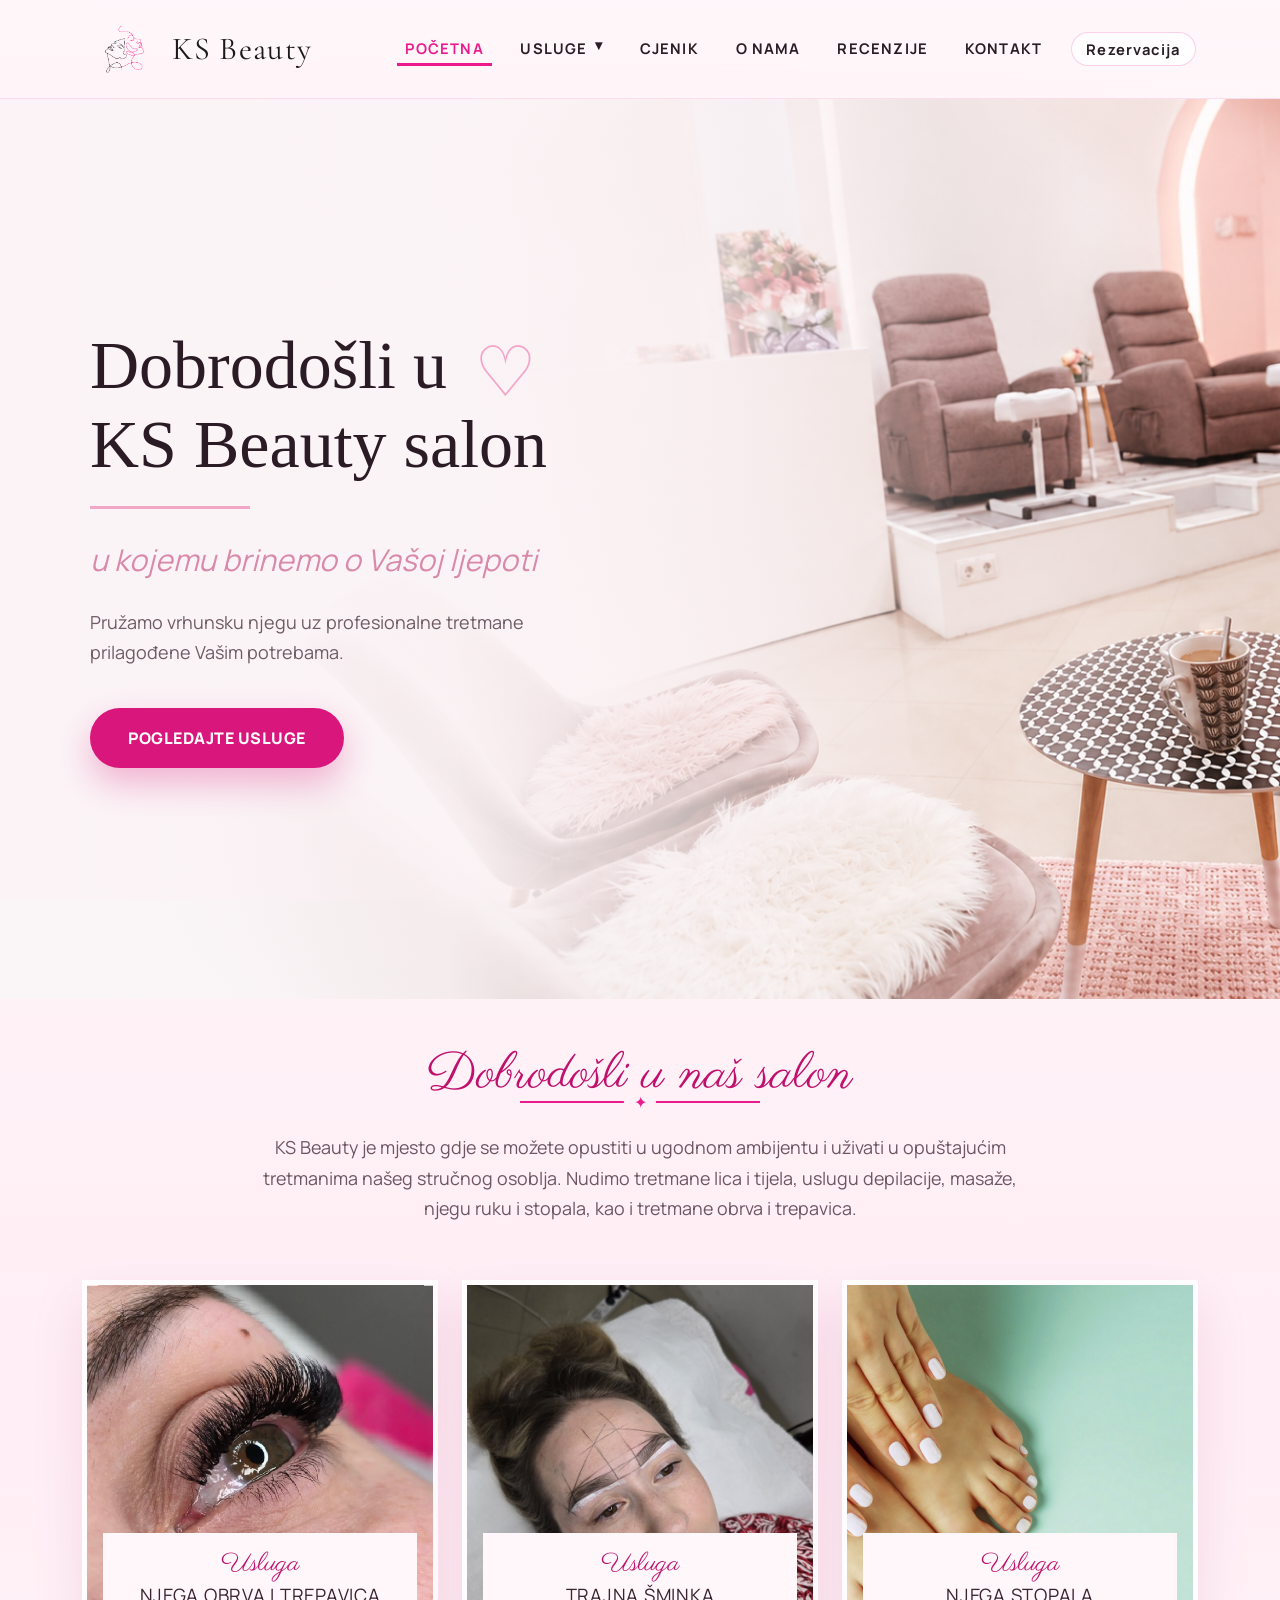
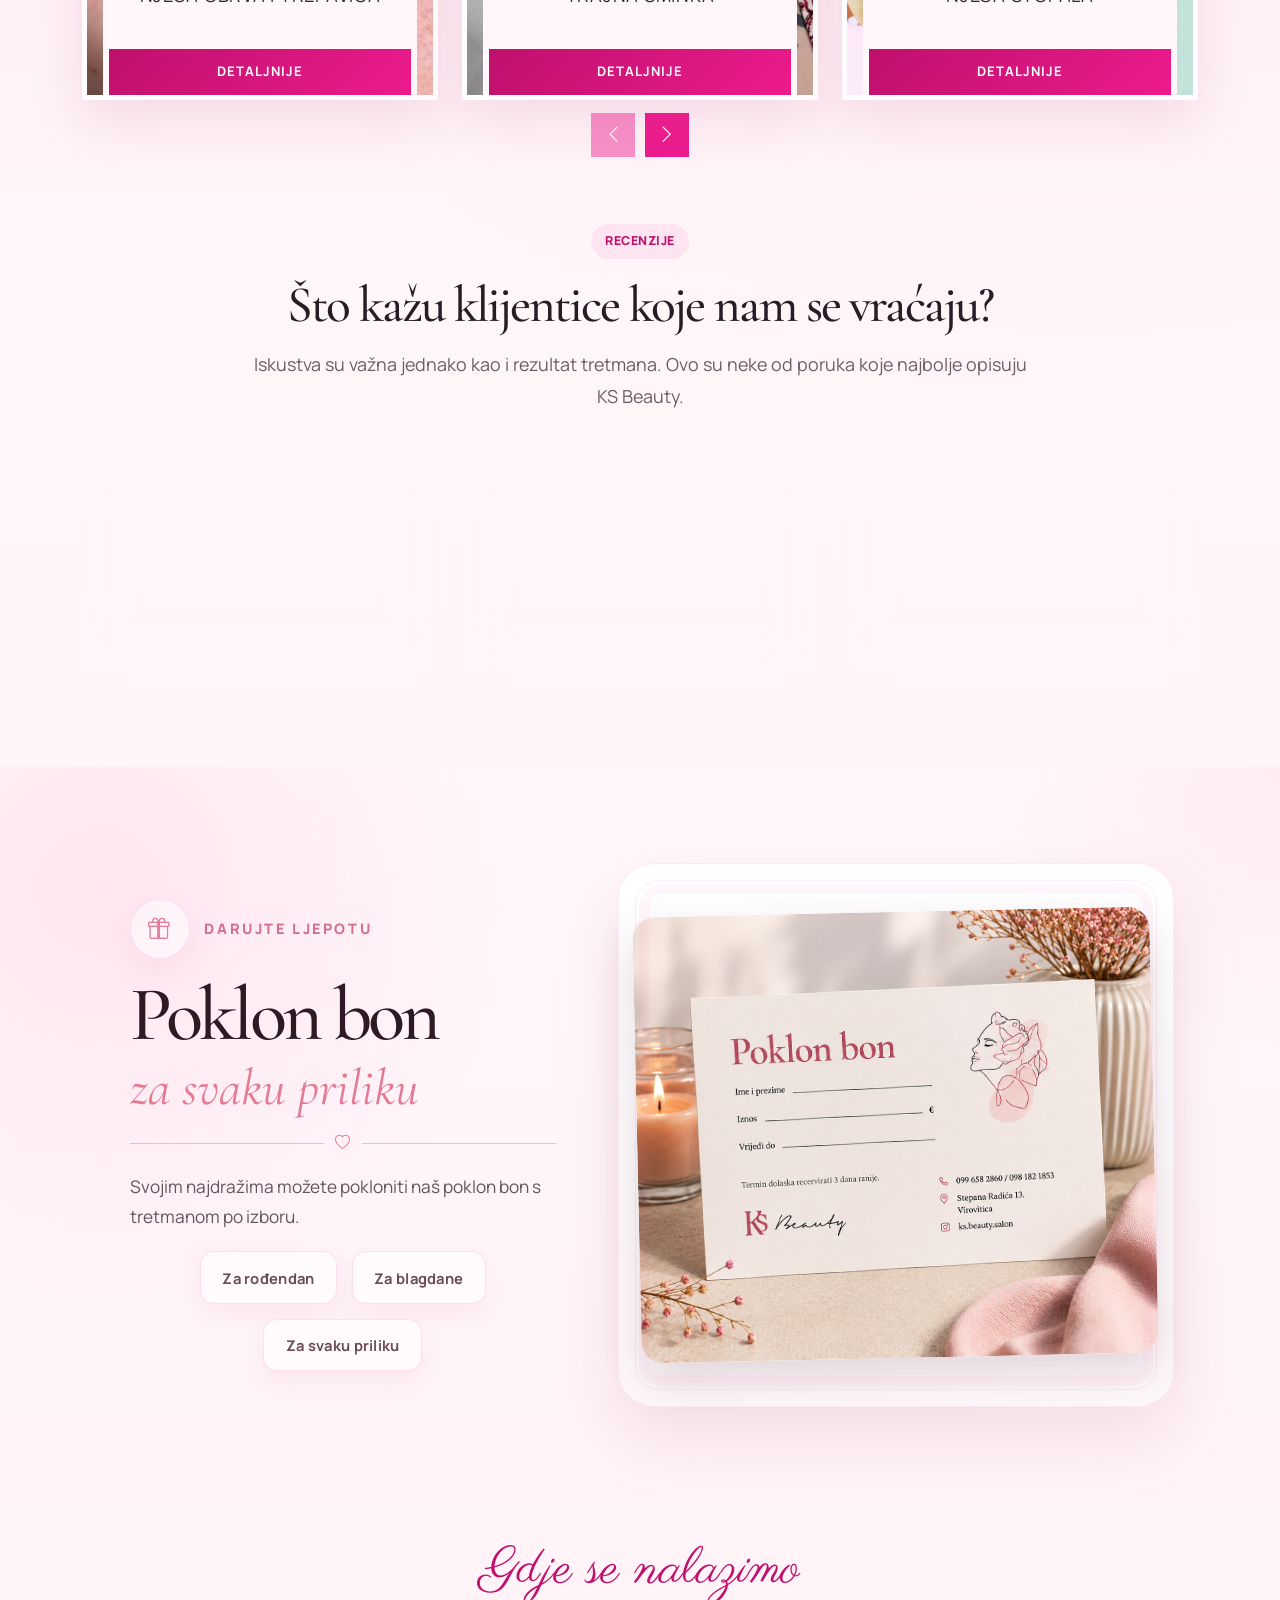
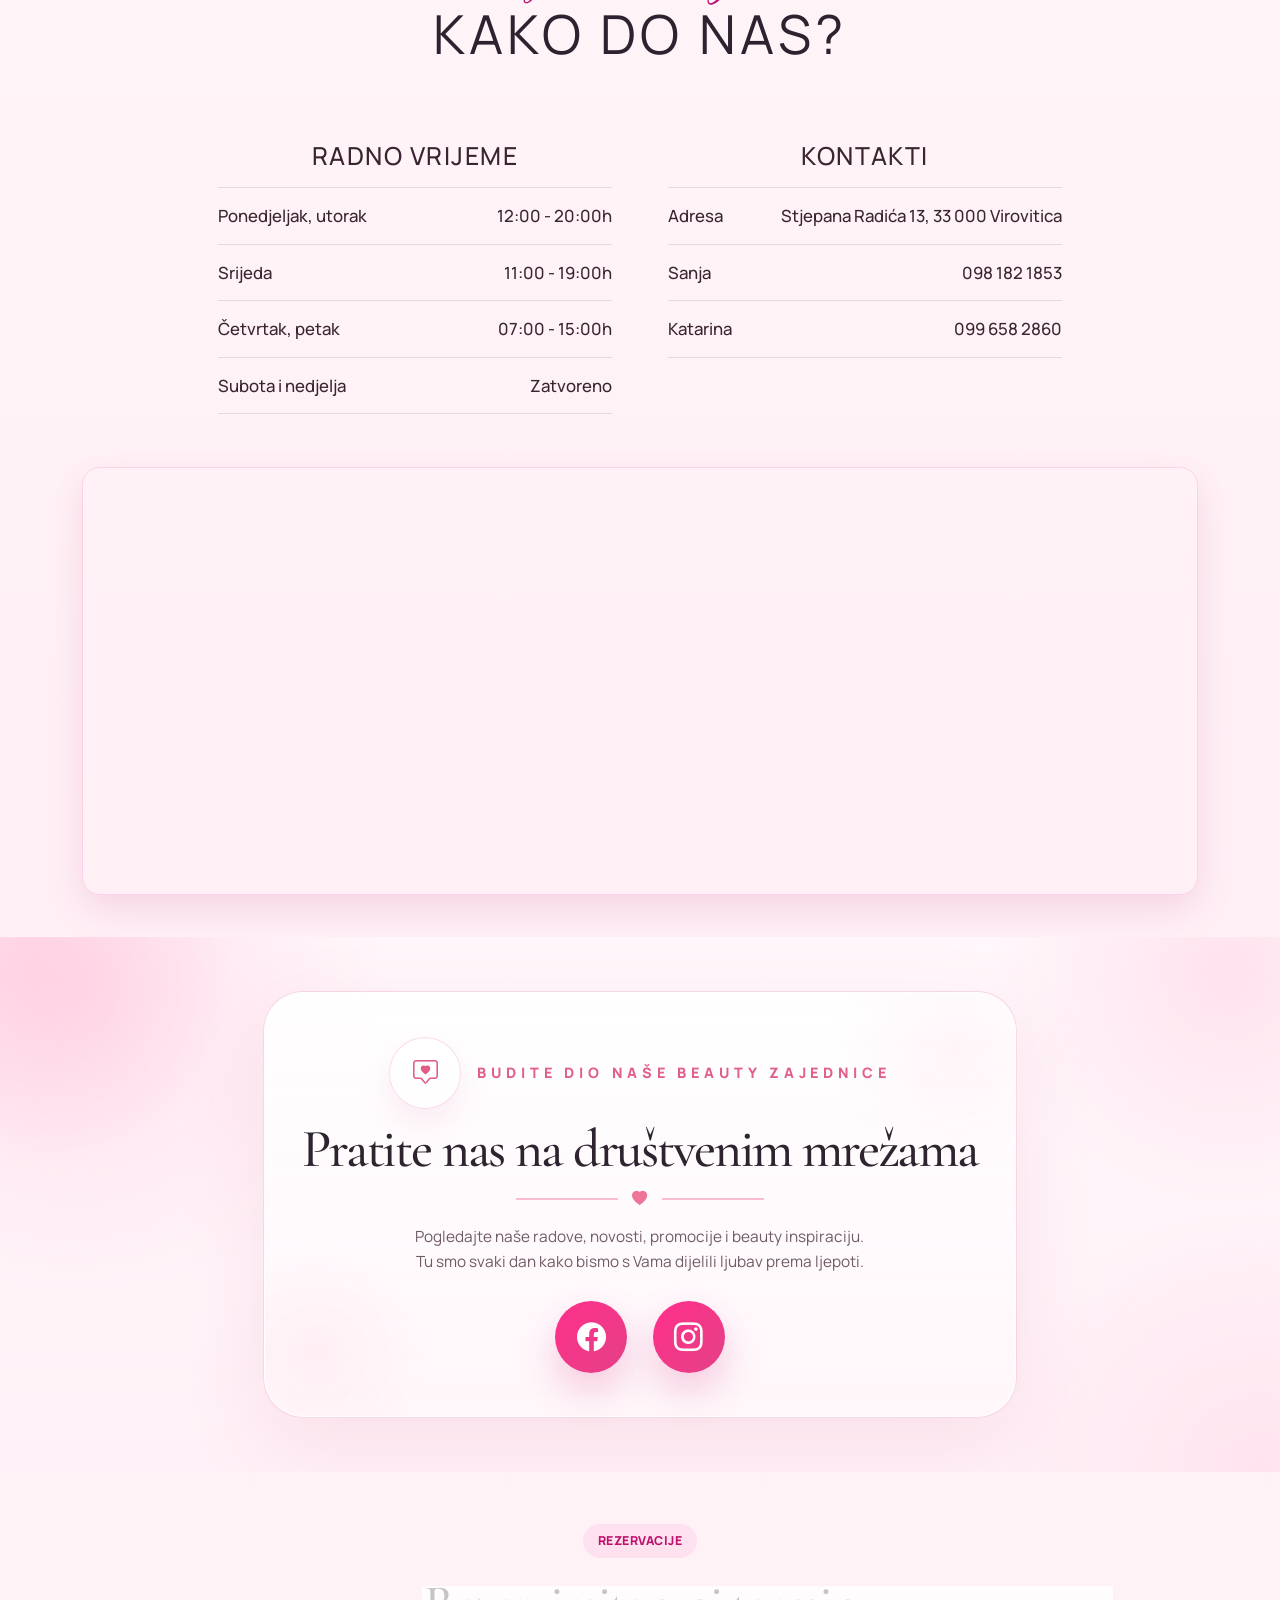
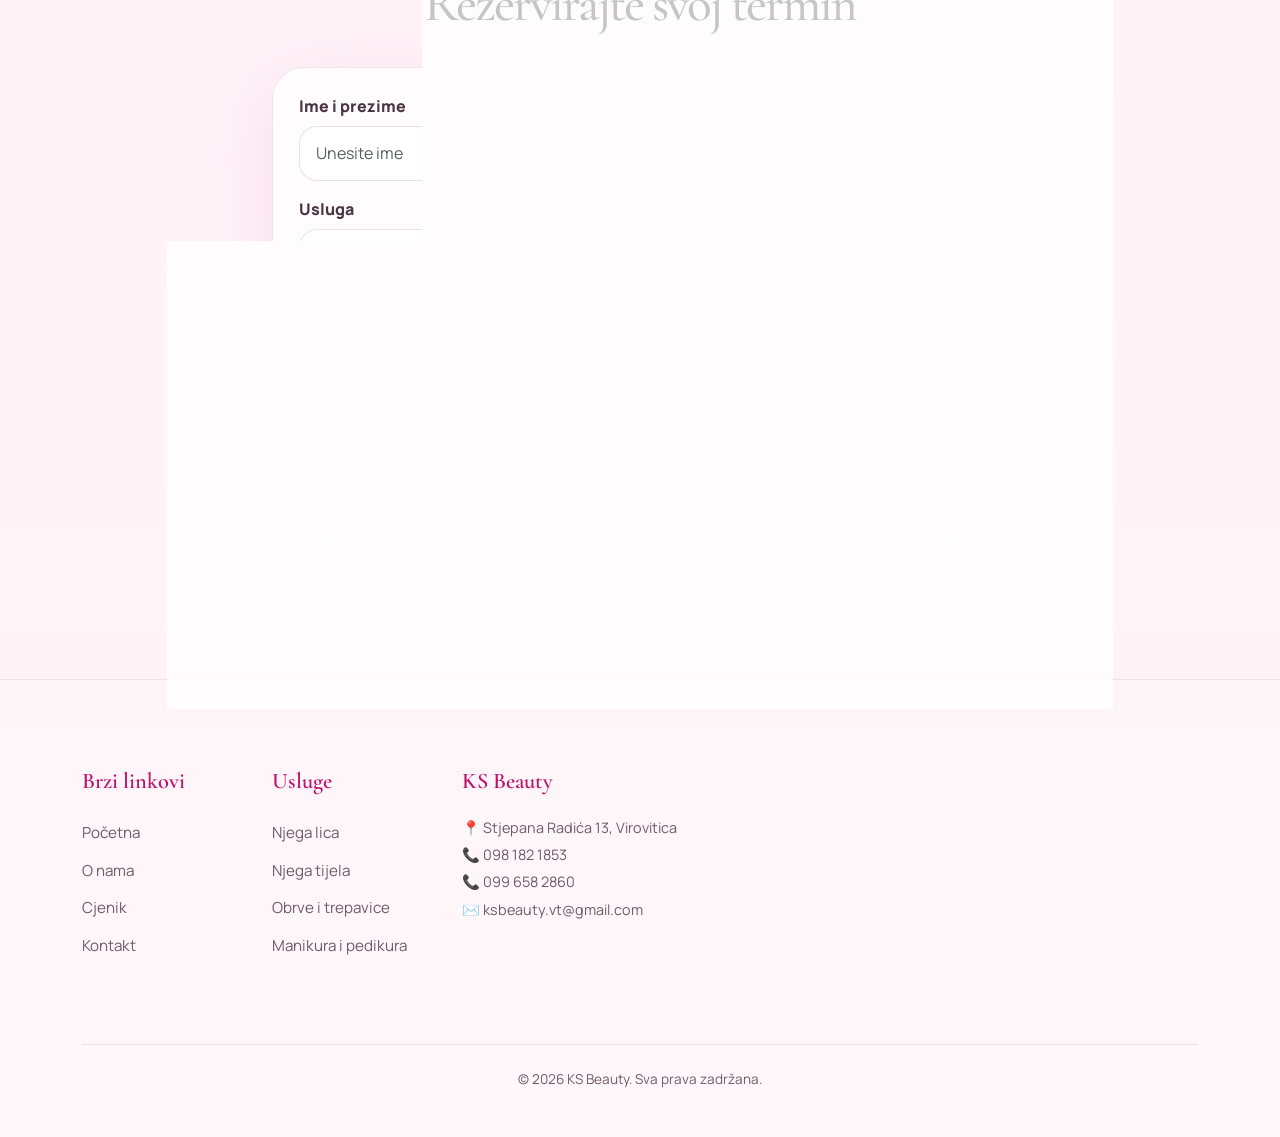
<file: index.html>
<!DOCTYPE html>
<html lang="hr">
<head>
  <meta charset="UTF-8" />
  <meta name="viewport" content="width=device-width, initial-scale=1.0" />
  <title>KS Beauty | Kozmetički salon</title>

  <link rel="preconnect" href="https://fonts.googleapis.com">
  <link rel="preconnect" href="https://fonts.gstatic.com" crossorigin>
  <link href="https://fonts.googleapis.com/css2?family=Cormorant+Garamond:wght@500;600;700&family=Manrope:wght@400;500;600;700;800&display=swap" rel="stylesheet">
  <link href="https://fonts.googleapis.com/css2?family=Parisienne&display=swap" rel="stylesheet">
  <link href="https://cdn.jsdelivr.net/npm/bootstrap@5.3.8/dist/css/bootstrap.min.css" rel="stylesheet">
  <script src="https://cdn.jsdelivr.net/npm/bootstrap@5.3.8/dist/js/bootstrap.bundle.min.js"></script>
  <link rel="stylesheet" href="https://cdn.jsdelivr.net/npm/bootstrap-icons@1.13.1/font/bootstrap-icons.min.css">
  <link rel="icon" type="image/png" href="./logo ks.png">
  <link rel="stylesheet" href="style.css">
</head>
<body class="page-about">
  <div class="page-shell">
    <header class="site-header">
      <nav class="navbar navbar-expand-lg navbar-dark site-nav">
        <div class="container py-2">
          <a class="navbar-brand brand-lockup" href="#home">
            <img src="./logo ks.png" alt="KS Beauty logo" class="brand-logo brand-logo--wordmark">
            <span class="brand-wordmark">KS Beauty</span>
          </a>

          <button class="navbar-toggler" type="button" data-bs-toggle="collapse" data-bs-target="#mainNav" aria-controls="mainNav" aria-expanded="false" aria-label="Toggle navigation">
            <span class="navbar-toggler-icon"></span>
          </button>

          <div class="collapse navbar-collapse" id="mainNav">
            <ul class="navbar-nav ms-auto gap-lg-3 align-items-lg-center">
              <li class="nav-item"><a class="nav-link active" href="#home">Početna</a></li>
              <li class="nav-item dropdown">
                <a class="nav-link dropdown-toggle" href="#tretmani" role="button" data-bs-toggle="dropdown" aria-expanded="false">Usluge</a>
                <ul class="dropdown-menu">
                  <li><a class="dropdown-item" href="njega-lica.html">Njega lica</a></li>
                  <li><a class="dropdown-item" href="njega-tijela.html">Njega tijela</a></li>
                  <li><a class="dropdown-item" href="obrve-trepavice.html">Obrve i trepavice</a></li>
                  <li><a class="dropdown-item" href="manikura-pedikura.html">Manikura</a></li>
                  <li><a class="dropdown-item" href="njega-stopala.html">Njega stopala</a></li>
                  <li><a class="dropdown-item" href="depilacija.html">Depilacija</a></li>
                  <li><a class="dropdown-item" href="trajna-sminka.html">Trajna šminka</a></li>
                </ul>
              </li>
              <li class="nav-item"><a class="nav-link" href="cjenik.html">Cjenik</a></li>
              <li class="nav-item"><a class="nav-link" href="o_nama.html">O nama</a></li>
              <li class="nav-item"><a class="nav-link" href="index.html#recenzije">Recenzije</a></li>
              <li class="nav-item"><a class="nav-link" href="index.html#kontakt">Kontakt</a></li>
              <li class="nav-item"><a class="nav-link nav-cta" href="index.html#rezervacije">Rezervacija</a></li>
            </ul>
          </div>
        </div>
      </nav>
    </header>

    <main>
      <section class="hero">
        <div class="hero-content">
          <h1>Dobrodošli u <span class="heart">♡</span><br>KS Beauty salon</h1>

          <div class="hero-line"></div>

          <p class="hero-subtitle">u kojemu brinemo o Vašoj ljepoti</p>

          <p class="hero-text">
            Pružamo vrhunsku njegu uz profesionalne tretmane<br>
            prilagođene Vašim potrebama.
          </p>

          <a href="#tretmani" class="hero-btn">POGLEDAJTE USLUGE</a>
        </div>
      </section>

      <section id="tretmani" class="services-showcase section-soft">
        <div class="container">
          <div class="services-intro text-center mx-auto">
            <p class="services-script">Dobrodošli u naš salon</p>
            <div class="services-divider"><span></span></div>
            <p class="services-description">KS Beauty je mjesto gdje se možete opustiti u ugodnom ambijentu i uživati u opuštajućim tretmanima našeg stručnog osoblja. Nudimo tretmane lica i tijela, uslugu depilacije, masaže, njegu ruku i stopala, kao i tretmane obrva i trepavica.</p>
          </div>

          <div id="servicesSlider" class="row g-4 services-cards">
            <div class="col-md-6 col-xl-4 service-slide">
              <article class="service-feature-card">
                <div class="service-feature-image" style="background-image: url('./trep1.png');"></div>
                <div class="service-feature-content">
                  <p class="service-feature-script">Usluga</p>
                  <h3>NJEGA OBRVA I TREPAVICA</h3>
                  <a href="obrve-trepavice.html" class="service-feature-btn">Detaljnije</a>
                </div>
              </article>
            </div>
            <div class="col-md-6 col-xl-4 service-slide">
              <article class="service-feature-card">
                <div class="service-feature-image" style="background-image: url('./puder\ obrve.jpg');"></div>
                <div class="service-feature-content">
                  <p class="service-feature-script">Usluga</p>
                  <h3>TRAJNA ŠMINKA</h3>
                  <a href="trajna-sminka.html" class="service-feature-btn">Detaljnije</a>
                </div>
              </article>
            </div>
            <div class="col-md-6 col-xl-4 service-slide">
              <article class="service-feature-card">
                <div class="service-feature-image" style="background-image: url('./pedikura.png');"></div>
                <div class="service-feature-content">
                  <p class="service-feature-script">Usluga</p>
                  <h3>NJEGA STOPALA</h3>
                  <a href="njega-stopala.html" class="service-feature-btn">Detaljnije</a>
                </div>
              </article>
            </div>
            <div class="col-md-6 col-xl-4 service-slide">
              <article class="service-feature-card">
                <div class="service-feature-image" style="background-image: url('./depilacija.jpg');"></div>
                <div class="service-feature-content">
                  <p class="service-feature-script">Usluga</p>
                  <h3>DEPILACIJA</h3>
                  <a href="depilacija.html" class="service-feature-btn">Detaljnije</a>
                </div>
              </article>
            </div>
            <div class="col-md-6 col-xl-4 service-slide">
              <article class="service-feature-card">
                <div class="service-feature-image" style="background-image: url('./tijelo.jpg');"></div>
                <div class="service-feature-content">
                  <p class="service-feature-script">Usluga</p>
                  <h3>NJEGA TIJELA</h3>
                  <a href="njega-tijela.html" class="service-feature-btn">Detaljnije</a>
                </div>
              </article>
            </div>
            <div class="col-md-6 col-xl-4 service-slide">
              <article class="service-feature-card">
                <div class="service-feature-image" style="background-image: url('./lice.jpg');"></div>
                <div class="service-feature-content">
                  <p class="service-feature-script">Usluga</p>
                  <h3>NJEGA LICA</h3>
                  <a href="njega-lica.html" class="service-feature-btn">Detaljnije</a>
                </div>
              </article>
            </div>
            <div class="col-md-6 col-xl-4 service-slide">
              <article class="service-feature-card">
                <div class="service-feature-image" style="background-image: url('./nokti.jpg');"></div>
                <div class="service-feature-content">
                  <p class="service-feature-script">Usluga</p>
                  <h3>MANIKURA</h3>
                  <a href="manikura-pedikura.html" class="service-feature-btn">Detaljnije</a>
                </div>
              </article>
            </div>
          <div class="services-nav-arrows">
            <button id="servicesPrev" type="button" aria-label="Prikaži prethodne usluge"><i class="bi bi-chevron-left"></i></button>
            <button id="servicesNext" type="button" aria-label="Prikaži sljedeće usluge"><i class="bi bi-chevron-right"></i></button>
          </div>
        </div>
      </section>


      <section id="recenzije" class="content-section">
        <div class="container">
          <div class="section-heading text-center mx-auto">
            <span class="section-label">Recenzije</span>
            <h2>Što kažu klijentice koje nam se vraćaju?</h2>
            <p class="services-description">Iskustva su važna jednako kao i rezultat tretmana. Ovo su neke od poruka koje najbolje opisuju KS Beauty.</p>
          </div>

          <div class="row g-4 mt-1">
            <div class="col-md-4">
              <article class="review-card">
                <div class="review-stars">★★★★★</div>
                <p>"Najljepši lash lift koji sam ikad imala. Trepavice izgledaju prirodno, a lice odmah djeluje odmornije."</p>
                <strong>Marija</strong>
              </article>
            </div>
            <div class="col-md-4">
              <article class="review-card review-card-featured">
                <div class="review-stars">★★★★★</div>
                <p>"Usluga je detaljna, salon je prekrasno uređen i sve je jako profesionalno. Posebno mi se sviđa osjećaj opuštenosti."</p>
                <strong>Ivana</strong>
              </article>
            </div>
            <div class="col-md-4">
              <article class="review-card">
                <div class="review-stars">★★★★★</div>
                <p>"Manikura mi je trajala duže nego inače, a boja je ostala savršena. Vraćam se sigurno i na pedikuru."</p>
                <strong>Lea</strong>
              </article>
            </div>
          </div>
        </div>
      </section>

      <section id="poklon-bon" class="gift-section">
        <div class="container">
          <div class="gift-layout">
            <div class="gift-copy">
              <div class="gift-kicker">
                <span class="gift-kicker-icon"><i class="bi bi-gift"></i></span>
                <span>DARUJTE LJEPOTU</span>
              </div>

              <h2 class="gift-title">Poklon bon</h2>
              <p class="gift-hero-script">za svaku priliku</p>

              <div class="gift-divider"><span></span><i class="bi bi-heart"></i><span></span></div>

              <p class="gift-text">Svojim najdražima možete pokloniti naš poklon bon s tretmanom po izboru.</p>

              <div class="gift-meta">
                <span>Za rođendan</span>
                <span>Za blagdane</span>
                <span>Za svaku priliku</span>
              </div>
            </div>

            <div class="gift-visual" aria-hidden="true">
              <img src="./poklon bon.png" alt="Poklon bon KS Beauty" class="gift-voucher-image">
            </div>
          </div>
        </div>
      </section>

      <section id="kontakt" class="content-section section-soft contact-location-section">
        <div class="container">
          <div class="contact-location-heading text-center">
            <p class="services-script">Gdje se nalazimo</p>
            <h2>KAKO DO NAS?</h2>
          </div>

          <div class="row g-4 justify-content-center contact-location-info text-center">
            <div class="col-md-10 col-lg-5">
              <article class="contact-location-card">
                <h3>RADNO VRIJEME</h3>
                <div class="working-hours-list">
                  <div class="working-hours-row">
                    <span>Ponedjeljak, utorak</span>
                    <strong>12:00 - 20:00h</strong>
                  </div>
                  <div class="working-hours-row">
                    <span>Srijeda</span>
                    <strong>11:00 - 19:00h</strong>
                  </div>
                  <div class="working-hours-row">
                    <span>Četvrtak, petak</span>
                    <strong>07:00 - 15:00h</strong>
                  </div>
                  <div class="working-hours-row">
                    <span>Subota i nedjelja</span>
                    <strong>Zatvoreno</strong>
                  </div>
                </div>
              </article>
            </div>
            <div class="col-md-10 col-lg-5">
              <article class="contact-location-card">
                <h3>KONTAKTI</h3>
                <div class="contact-info-list">
                  <div class="contact-info-row">
                    <span>Adresa</span>
                    <strong>Stjepana Radića 13, 33 000 Virovitica</strong>
                  </div>
                  <div class="contact-info-row">
                    <span>Sanja </span>
                    <strong>098 182 1853</strong>
                  </div>
                  <div class="contact-info-row">
                    <span>Katarina </span>
                    <strong>099 658 2860</strong>
                  </div>
                </div>
              </article>
            </div>
          </div>

          <div class="contact-location-map-wrap">
            <iframe
              class="contact-location-map"
              src="https://www.google.com/maps?q=Stjepana+Radi%C4%87a+13,+Virovitica&output=embed"
              loading="lazy"
              allow="geolocation"
              referrerpolicy="no-referrer-when-downgrade"
              title="Lokacija salona KS Beauty">
            </iframe>
          </div>
        </div>
      </section>

<section class="social-section">
  <div class="social-card">
    <div class="social-badge">
      <span class="social-badge-icon"><i class="bi bi-chat-square-heart"></i></span>
      <span class="social-label">Budite dio naše beauty zajednice</span>
    </div>

    <h2>Pratite nas na društvenim mrežama</h2>

    <div class="social-divider"><span></span><i class="bi bi-heart-fill"></i><span></span></div>

    <p>
      Pogledajte naše radove, novosti, promocije i beauty inspiraciju.<br>
      Tu smo svaki dan kako bismo s Vama dijelili ljubav prema ljepoti.
    </p>

    <div class="social-icons">
      <a href="https://www.facebook.com/profile.php?id=100086576379994&sk=photos&locale=hr_HR" aria-label="Facebook"><i class="bi bi-facebook"></i></a>
      <a href="https://www.instagram.com/ksbeauty_vtc/" aria-label="Instagram"><i class="bi bi-instagram"></i></a>
    </div>
  </div>
</section>

      <section id="rezervacije" class="content-section section-soft reservation-section">
        <div class="container">
          <div class="section-heading text-center mx-auto">
            <span class="section-label">Rezervacije</span>
            <h2>Rezervirajte svoj termin</h2>
          </div>

          <div class="row justify-content-center">
            <div class="col-lg-9 col-xl-8">
              <form action="https://formspree.io/f/xgoqaeod" method="POST" class="booking-form reservation-form">
                <input type="hidden" name="_next" value="thank-you.html">
                <input type="hidden" name="_subject" value="Nova rezervacija sa weba">
                <div class="row g-3">
                  <div class="col-md-6">
                    <label class="form-label">Ime i prezime</label>
                    <input type="text" name="name" class="form-control" placeholder="Unesite ime">
                  </div>
                  <div class="col-md-6">
                    <label class="form-label">E-mail</label>
                    <input type="email" name="_replyto" class="form-control" placeholder="Unesite e-mail">
                  </div>
                  <div class="col-md-6">
                    <label class="form-label">Usluga</label>
                    <select name="service" class="form-select">
                      <option>Odaberite uslugu</option>
                      <option>Njega lica</option>
                      <option>Njega tijela</option>
                      <option>Obrve i trepavice</option>
                      <option>Depilacija</option>
                      <option>Manikura</option>
                    </select>
                  </div>
                  <div class="col-md-6">
                    <label class="form-label">Preferirani termin</label>
                    <input type="text" name="preferred" class="form-control" placeholder="Npr. petak popodne">
                  </div>
                  <div class="col-12">
                    <label class="form-label">Poruka</label>
                    <textarea name="message" class="form-control" rows="5" placeholder="Napišite što vam treba i kada biste voljeli doći."></textarea>
                  </div>
                  <div class="col-12 d-flex flex-wrap gap-3 align-items-center justify-content-center justify-content-md-start">
                    <button type="submit" class="btn btn-pink">Pošalji upit</button>
                    <span class="form-hint">Odgovaramo što je prije moguće tijekom radnog vremena.</span>
                  </div>
                </div>
              </form>
            </div>
          </div>
        </div>
      </section>
    </main>

      <footer class="site-footer mt-5">
        <div class="container">
          <div class="row g-4 py-5 footer-content">
            <div class="col-md-3 col-lg-2">
              <h5 class="footer-title">Brzi linkovi</h5>
              <ul class="footer-list">
                <li><a href="index.html">Početna</a></li>
                <li><a href="o_nama.html">O nama</a></li>
                <li><a href="cjenik.html">Cjenik</a></li>
                <li><a href="index.html#kontakt">Kontakt</a></li>
              </ul>
            </div>
            <div class="col-md-3 col-lg-2">
              <h5 class="footer-title">Usluge</h5>
              <ul class="footer-list">
                <li><a href="njega-lica.html">Njega lica</a></li>
                <li><a href="njega-tijela.html">Njega tijela</a></li>
                <li><a href="obrve-trepavice.html">Obrve i trepavice</a></li>
                <li><a href="manikura-pedikura.html">Manikura i pedikura</a></li>
              </ul>
            </div>
            <div class="col-md-6 col-lg-6">
              <h5 class="footer-title">KS Beauty</h5>
              <p class="footer-contact">
                📍 Stjepana Radića 13, Virovitica<br>
                📞 098 182 1853<br>
                📞 099 658 2860<br>
                ✉️ ksbeauty.vt@gmail.com
              </p>
            </div>
          </div>
          <div class="footer-bottom">
            <p>&copy; 2026 KS Beauty. Sva prava zadržana.</p>
          </div>
        </div>
      </footer>
  </div>
  <script>
    document.addEventListener('DOMContentLoaded', function () {
      const slider = document.getElementById('servicesSlider');
      const prevBtn = document.getElementById('servicesPrev');
      const nextBtn = document.getElementById('servicesNext');

      if (!slider || !prevBtn || !nextBtn) {
        return;
      }

      const slides = Array.from(slider.querySelectorAll('.service-slide'));
      let startIndex = 0;

      function getVisibleCount() {
        if (window.innerWidth >= 1200) return 3;
        if (window.innerWidth >= 768) return 2;
        return 1;
      }

      function renderSlides() {
        const visibleCount = getVisibleCount();
        const maxStart = Math.max(0, slides.length - visibleCount);

        if (startIndex > maxStart) {
          startIndex = maxStart;
        }

        slides.forEach(function (slide, index) {
          slide.style.display = index >= startIndex && index < startIndex + visibleCount ? '' : 'none';
        });

        prevBtn.disabled = startIndex === 0;
        nextBtn.disabled = startIndex >= maxStart;
      }

      prevBtn.addEventListener('click', function () {
        startIndex = Math.max(0, startIndex - getVisibleCount());
        renderSlides();
      });

      nextBtn.addEventListener('click', function () {
        const visibleCount = getVisibleCount();
        const maxStart = Math.max(0, slides.length - visibleCount);
        startIndex = Math.min(maxStart, startIndex + visibleCount);
        renderSlides();
      });

      window.addEventListener('resize', renderSlides);
      renderSlides();
    });
  </script>
</body>
</html>
</file>
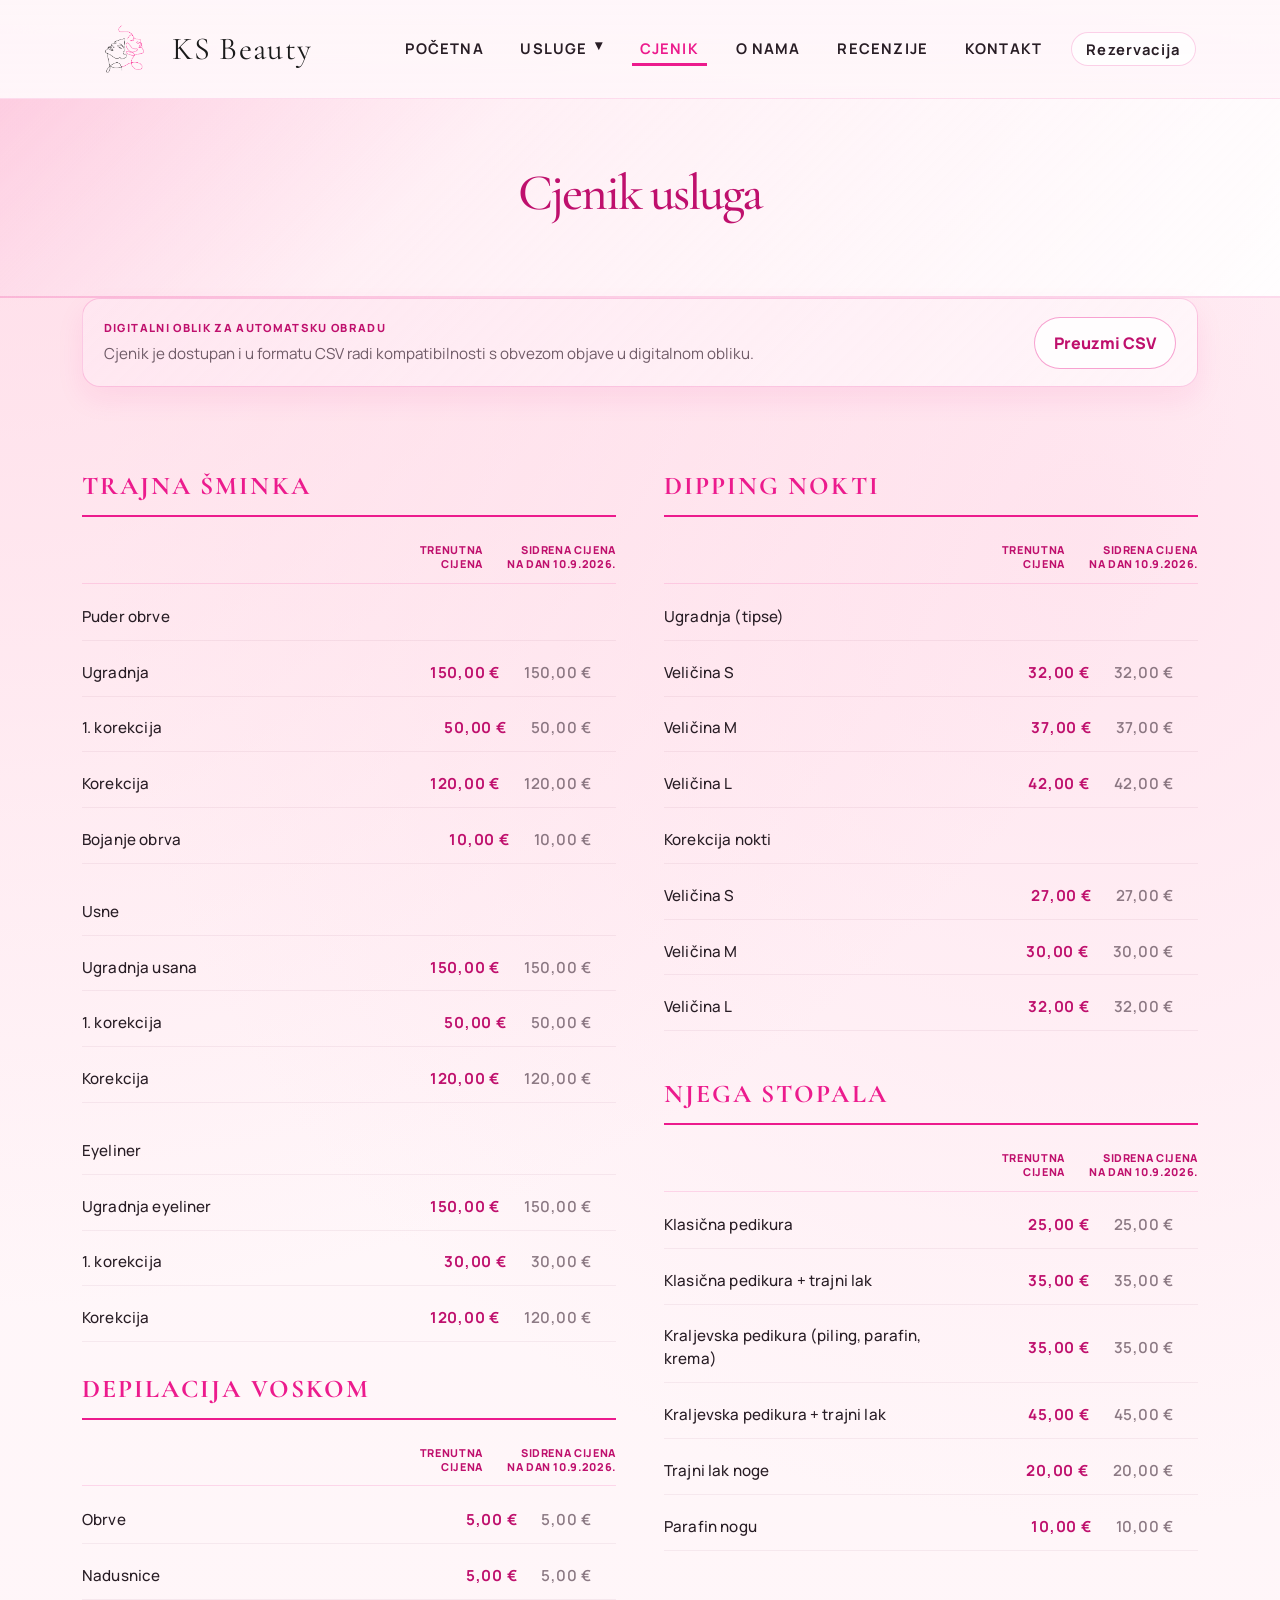
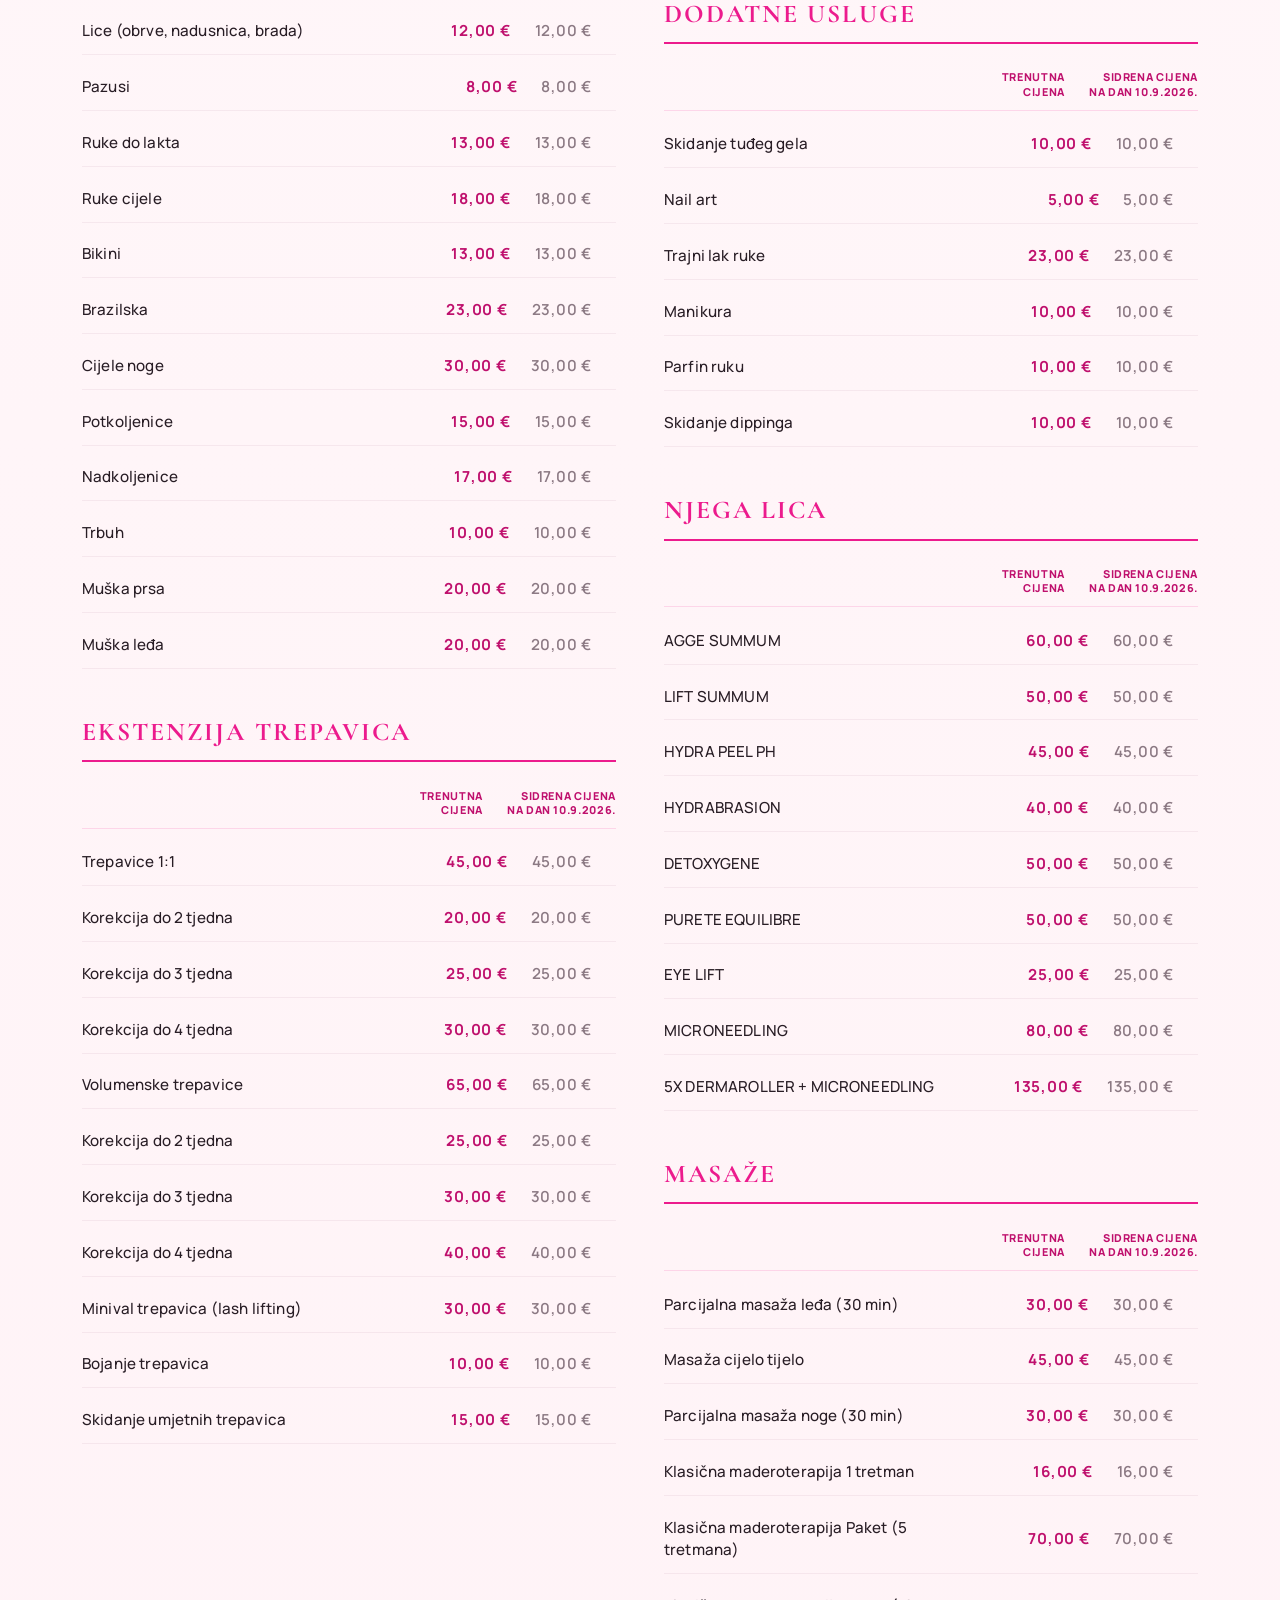
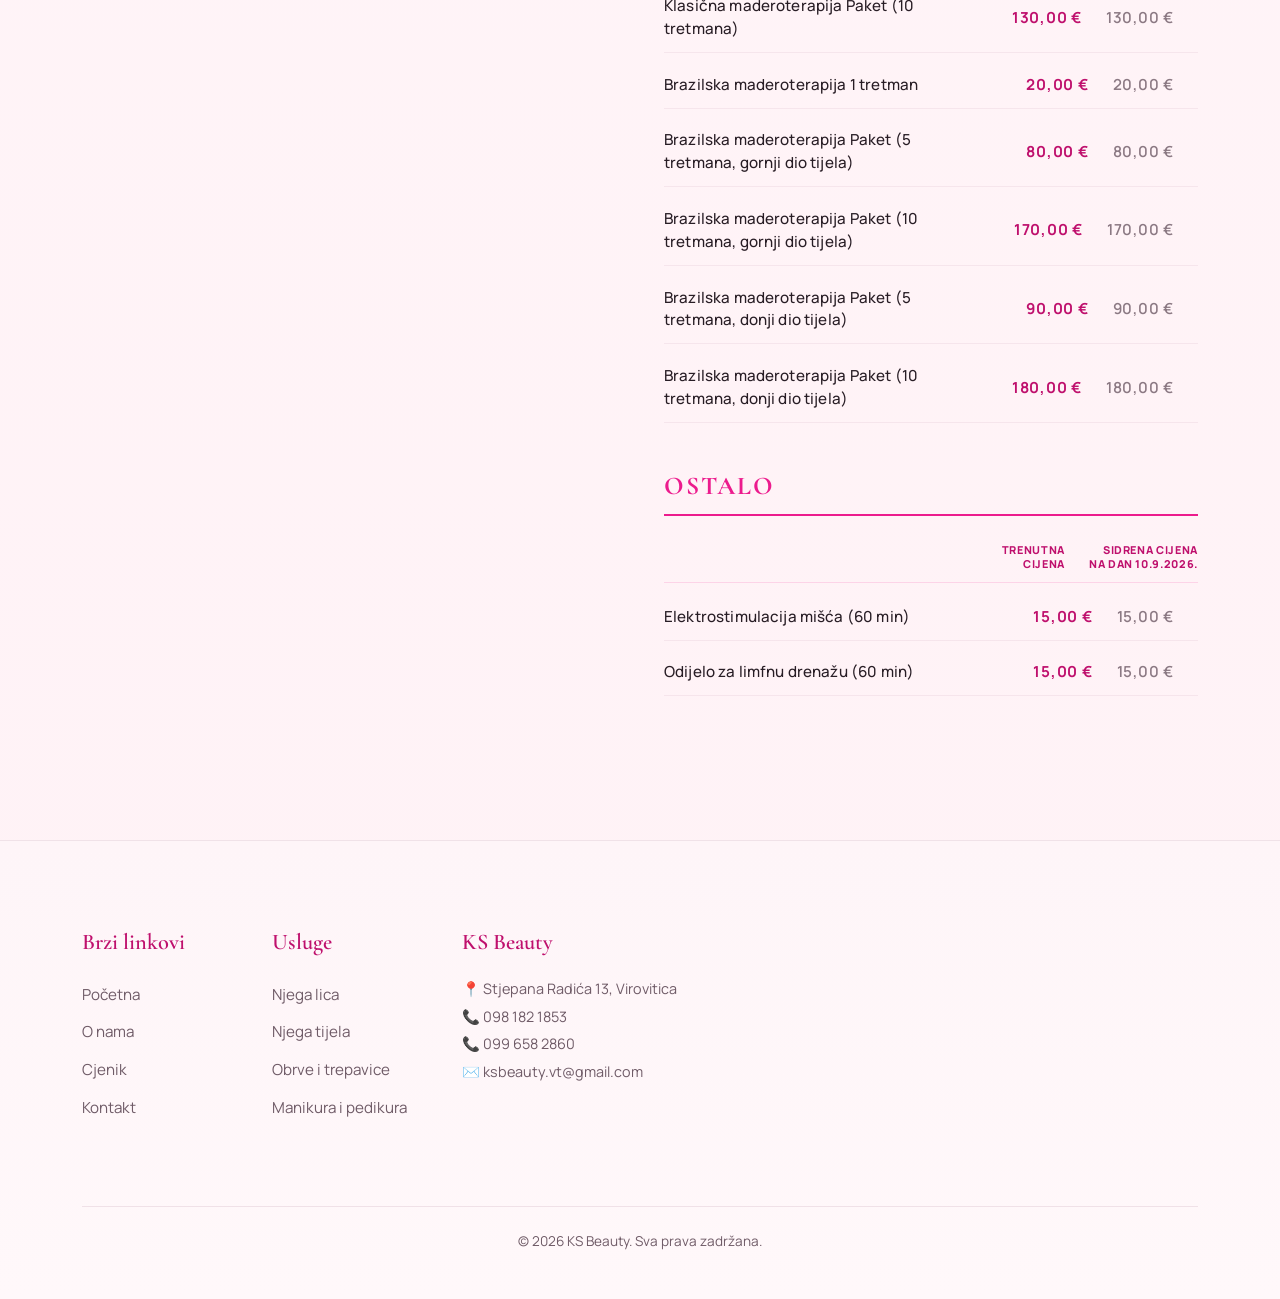
<file: cjenik.html>
<!DOCTYPE html>
<html lang="hr">
<head>
  <meta charset="UTF-8" />
  <meta name="viewport" content="width=device-width, initial-scale=1.0" />
  <title>Cjenik | KS Beauty Salon</title>

  <link rel="preconnect" href="https://fonts.googleapis.com">
  <link rel="preconnect" href="https://fonts.gstatic.com" crossorigin>
  <link href="https://fonts.googleapis.com/css2?family=Cormorant+Garamond:wght@500;600;700&family=Manrope:wght@400;500;600;700;800&display=swap" rel="stylesheet">
  <link href="https://cdn.jsdelivr.net/npm/bootstrap@5.3.8/dist/css/bootstrap.min.css" rel="stylesheet">
  <script src="https://cdn.jsdelivr.net/npm/bootstrap@5.3.8/dist/js/bootstrap.bundle.min.js"></script>
  <link rel="stylesheet" href="https://cdn.jsdelivr.net/npm/bootstrap-icons@1.13.1/font/bootstrap-icons.min.css">
  <link rel="icon" type="image/png" href="./logo ks.png">
  <link rel="stylesheet" href="style.css">
</head>
<body class="page-about">
  <div class="page-shell">
    <header class="site-header">
      <nav class="navbar navbar-expand-lg navbar-dark site-nav">
        <div class="container py-2">
          <a class="navbar-brand brand-lockup" href="index.html">
            <img src="./logo ks.png" alt="KS Beauty logo" class="brand-logo brand-logo--wordmark">
            <span class="brand-wordmark">KS Beauty</span>
          </a>

          <button class="navbar-toggler" type="button" data-bs-toggle="collapse" data-bs-target="#mainNav" aria-controls="mainNav" aria-expanded="false" aria-label="Toggle navigation">
            <span class="navbar-toggler-icon"></span>
          </button>

          <div class="collapse navbar-collapse" id="mainNav">
            <ul class="navbar-nav ms-auto gap-lg-3 align-items-lg-center">
              <li class="nav-item"><a class="nav-link" href="index.html">Početna</a></li>
              <li class="nav-item dropdown">
                <a class="nav-link dropdown-toggle" href="#" role="button" data-bs-toggle="dropdown" aria-expanded="false">Usluge</a>
                <ul class="dropdown-menu">
                  <li><a class="dropdown-item" href="njega-lica.html">Njega lica</a></li>
                  <li><a class="dropdown-item" href="njega-tijela.html">Njega tijela</a></li>
                  <li><a class="dropdown-item" href="obrve-trepavice.html">Obrve i trepavice</a></li>
                  <li><a class="dropdown-item" href="manikura-pedikura.html">Manikura</a></li>
                  <li><a class="dropdown-item" href="njega-stopala.html">Njega stopala</a></li>
                  <li><a class="dropdown-item" href="depilacija.html">Depilacija</a></li>
                  <li><a class="dropdown-item" href="trajna-sminka.html">Trajna šminka</a></li>
                </ul>
              </li>
              <li class="nav-item"><a class="nav-link active" href="cjenik.html">Cjenik</a></li>
              <li class="nav-item"><a class="nav-link" href="o_nama.html">O nama</a></li>
              <li class="nav-item"><a class="nav-link" href="index.html#recenzije">Recenzije</a></li>
              <li class="nav-item"><a class="nav-link" href="index.html#kontakt">Kontakt</a></li>
              <li class="nav-item"><a class="nav-link nav-cta" href="index.html#rezervacije">Rezervacija</a></li>
            </ul>
          </div>
        </div>
      </nav>
    </header>

    <main>
      <section class="price-page-hero">
        <div class="container text-center">
          <h1 class="price-page-title">Cjenik usluga</h1>
        </div>
      </section>

      <section class="price-export-section">
        <div class="container">
          <div class="price-export-box">
            <div>
              <p class="price-export-label">Digitalni oblik za automatsku obradu</p>
              <p class="price-export-text">Cjenik je dostupan i u formatu CSV radi kompatibilnosti s obvezom objave u digitalnom obliku.</p>
            </div>
            <a href="./salon_Stjepana-Radica-13-Virovitica_KSBeauty01_001_2026-10-01_08-00.csv" class="price-export-button" download>Preuzmi CSV</a>
          </div>
        </div>
      </section>

      <section class="price-page-content">
        <div class="container">
          <div class="row g-5">
            <!-- Lijeva kolona -->
            <div class="col-lg-6">
              <!-- Trajna šminka -->
              <div class="price-category" id="trajna-sminka">
                <h2 class="price-category-title">Trajna šminka</h2>
                <div class="price-list">
                  <div class="price-item">
                    <span class="price-service">Puder obrve</span>
                  </div>
                  <div class="price-item">
                    <span class="price-service">Ugradnja</span>
                    <span class="price-value">150,00 €</span>
                  </div>
                  <div class="price-item">
                    <span class="price-service">1. korekcija</span>
                    <span class="price-value">50,00 €</span>
                  </div>
                  <div class="price-item">
                    <span class="price-service">Korekcija</span>
                    <span class="price-value">120,00 €</span>
                  </div>
                  <div class="price-item">
                    <span class="price-service">Bojanje obrva</span>
                    <span class="price-value">10,00 €</span>
                  </div>

                  <div class="price-item mt-3">
                    <span class="price-service">Usne</span>
                  </div>
                  <div class="price-item">
                    <span class="price-service">Ugradnja usana</span>
                    <span class="price-value">150,00 €</span>
                  </div>
                  <div class="price-item">
                    <span class="price-service">1. korekcija</span>
                    <span class="price-value">50,00 €</span>
                  </div>
                  <div class="price-item">
                    <span class="price-service">Korekcija</span>
                    <span class="price-value">120,00 €</span>
                  </div>

                  <div class="price-item mt-3">
                    <span class="price-service">Eyeliner</span>
                  </div>
                  <div class="price-item">
                    <span class="price-service">Ugradnja eyeliner</span>
                    <span class="price-value">150,00 €</span>
                  </div>
                  <div class="price-item">
                    <span class="price-service">1. korekcija</span>
                    <span class="price-value">30,00 €</span>
                  </div>
                  <div class="price-item">
                    <span class="price-service">Korekcija</span>
                    <span class="price-value">120,00 €</span>
                  </div>
                </div>
              </div>

              <!-- Depilacija voskom -->
              <div class="price-category">
                <h2 class="price-category-title">Depilacija voskom</h2>
                <div class="price-list">
                  <div class="price-item">
                    <span class="price-service">Obrve</span>
                    <span class="price-value">5,00 €</span>
                  </div>
                  <div class="price-item">
                    <span class="price-service">Nadusnice</span>
                    <span class="price-value">5,00 €</span>
                  </div>
                  <div class="price-item">
                    <span class="price-service">Lice (obrve, nadusnica, brada)</span>
                    <span class="price-value">12,00 €</span>
                  </div>
                  <div class="price-item">
                    <span class="price-service">Pazusi</span>
                    <span class="price-value">8,00 €</span>
                  </div>
                  <div class="price-item">
                    <span class="price-service">Ruke do lakta</span>
                    <span class="price-value">13,00 €</span>
                  </div>
                  <div class="price-item">
                    <span class="price-service">Ruke cijele</span>
                    <span class="price-value">18,00 €</span>
                  </div>
                  <div class="price-item">
                    <span class="price-service">Bikini</span>
                    <span class="price-value">13,00 €</span>
                  </div>
                  <div class="price-item">
                    <span class="price-service">Brazilska</span>
                    <span class="price-value">23,00 €</span>
                  </div>
                  <div class="price-item">
                    <span class="price-service">Cijele noge</span>
                    <span class="price-value">30,00 €</span>
                  </div>
                  <div class="price-item">
                    <span class="price-service">Potkoljenice</span>
                    <span class="price-value">15,00 €</span>
                  </div>
                  <div class="price-item">
                    <span class="price-service">Nadkoljenice</span>
                    <span class="price-value">17,00 €</span>
                  </div>
                  <div class="price-item">
                    <span class="price-service">Trbuh</span>
                    <span class="price-value">10,00 €</span>
                  </div>
                  <div class="price-item">
                    <span class="price-service">Muška prsa</span>
                    <span class="price-value">20,00 €</span>
                  </div>
                  <div class="price-item">
                    <span class="price-service">Muška leđa</span>
                    <span class="price-value">20,00 €</span>
                  </div>
                </div>
              </div>

              <!-- Ekstenzija trepavica -->
              <div class="price-category mt-5">
                <h2 class="price-category-title">Ekstenzija trepavica</h2>
                <div class="price-list">
                  <div class="price-item">
                    <span class="price-service">Trepavice 1:1</span>
                    <span class="price-value">45,00 €</span>
                  </div>
                  <div class="price-item">
                    <span class="price-service">Korekcija do 2 tjedna</span>
                    <span class="price-value">20,00 €</span>
                  </div>
                  <div class="price-item">
                    <span class="price-service">Korekcija do 3 tjedna</span>
                    <span class="price-value">25,00 €</span>
                  </div>
                  <div class="price-item">
                    <span class="price-service">Korekcija do 4 tjedna</span>
                    <span class="price-value">30,00 €</span>
                  </div>
                  <div class="price-item">
                    <span class="price-service">Volumenske trepavice</span>
                    <span class="price-value">65,00 €</span>
                  </div>
                  <div class="price-item">
                    <span class="price-service">Korekcija do 2 tjedna</span>
                    <span class="price-value">25,00 €</span>
                  </div>
                  <div class="price-item">
                    <span class="price-service">Korekcija do 3 tjedna</span>
                    <span class="price-value">30,00 €</span>
                  </div>
                  <div class="price-item">
                    <span class="price-service">Korekcija do 4 tjedna</span>
                    <span class="price-value">40,00 €</span>
                  </div>
                  <div class="price-item">
                    <span class="price-service">Minival trepavica (lash lifting)</span>
                    <span class="price-value">30,00 €</span>
                  </div>
                  <div class="price-item">
                    <span class="price-service">Bojanje trepavica</span>
                    <span class="price-value">10,00 €</span>
                  </div>
                  <div class="price-item">
                    <span class="price-service">Skidanje umjetnih trepavica</span>
                    <span class="price-value">15,00 €</span>
                  </div>
                </div>
              </div>
            </div>

            <!-- Desna kolona -->
            <div class="col-lg-6">
              <!-- Dipping nokti -->
              <div class="price-category">
                <h2 class="price-category-title">Dipping nokti</h2>
                <div class="price-list">
                  <div class="price-item">
                    <span class="price-service">Ugradnja (tipse)</span>
                  </div>
                  <div class="price-item">
                    <span class="price-service">Veličina S</span>
                    <span class="price-value">32,00 €</span>
                  </div>
                  <div class="price-item">
                    <span class="price-service">Veličina M</span>
                    <span class="price-value">37,00 €</span>
                  </div>
                  <div class="price-item">
                    <span class="price-service">Veličina L</span>
                    <span class="price-value">42,00 €</span>
                  </div>
                  <div class="price-item">
                    <span class="price-service">Korekcija nokti</span>
                  </div>
                  <div class="price-item">
                    <span class="price-service">Veličina S</span>
                    <span class="price-value">27,00 €</span>
                  </div>
                  <div class="price-item">
                    <span class="price-service">Veličina M</span>
                    <span class="price-value">30,00 €</span>
                  </div>
                  <div class="price-item">
                    <span class="price-service">Veličina L</span>
                    <span class="price-value">32,00 €</span>
                  </div>
                </div>
              </div>

              <!-- Njega stopala -->
              <div class="price-category mt-5">
                <h2 class="price-category-title">Njega stopala</h2>
                <div class="price-list">
                  <div class="price-item">
                    <span class="price-service">Klasična pedikura</span>
                    <span class="price-value">25,00 €</span>
                  </div>
                  <div class="price-item">
                    <span class="price-service">Klasična pedikura + trajni lak</span>
                    <span class="price-value">35,00 €</span>
                  </div>
                  <div class="price-item">
                    <span class="price-service">Kraljevska pedikura (piling, parafin, krema)</span>
                    <span class="price-value">35,00 €</span>
                  </div>
                  <div class="price-item">
                    <span class="price-service">Kraljevska pedikura + trajni lak</span>
                    <span class="price-value">45,00 €</span>
                  </div>
                  <div class="price-item">
                    <span class="price-service">Trajni lak noge</span>
                    <span class="price-value">20,00 €</span>
                  </div>
                  <div class="price-item">
                    <span class="price-service">Parafin nogu</span>
                    <span class="price-value">10,00 €</span>
                  </div>
                </div>
              </div>

              <!-- Dodatne usluge -->
              <div class="price-category mt-5">
                <h2 class="price-category-title">Dodatne usluge</h2>
                <div class="price-list">
                  <div class="price-item">
                    <span class="price-service">Skidanje tuđeg gela</span>
                    <span class="price-value">10,00 €</span>
                  </div>
                  <div class="price-item">
                    <span class="price-service">Nail art</span>
                    <span class="price-value">5,00 €</span>
                  </div>
                  <div class="price-item">
                    <span class="price-service">Trajni lak ruke</span>
                    <span class="price-value">23,00 €</span>
                  </div>
                  <div class="price-item">
                    <span class="price-service">Manikura</span>
                    <span class="price-value">10,00 €</span>
                  </div>
                  <div class="price-item">
                    <span class="price-service">Parfin ruku</span>
                    <span class="price-value">10,00 €</span>
                  </div>
                  <div class="price-item">
                    <span class="price-service">Skidanje dippinga</span>
                    <span class="price-value">10,00 €</span>
                  </div>
                </div>
              </div>

              <!-- Njega lica -->
              <div class="price-category mt-5" id="njega-lica">
                <h2 class="price-category-title">Njega lica</h2>
                <div class="price-list">
                  <div class="price-item">
                    <span class="price-service">AGGE SUMMUM</span>
                    <span class="price-value">60,00 €</span>
                  </div>
                  <div class="price-item">
                    <span class="price-service">LIFT SUMMUM</span>
                    <span class="price-value">50,00 €</span>
                  </div>
                  <div class="price-item">
                    <span class="price-service">HYDRA PEEL PH</span>
                    <span class="price-value">45,00 €</span>
                  </div>
                  <div class="price-item">
                    <span class="price-service">HYDRABRASION</span>
                    <span class="price-value">40,00 €</span>
                  </div>
                  <div class="price-item">
                    <span class="price-service">DETOXYGENE</span>
                    <span class="price-value">50,00 €</span>
                  </div>
                  <div class="price-item">
                    <span class="price-service">PURETE EQUILIBRE</span>
                    <span class="price-value">50,00 €</span>
                  </div>
                  <div class="price-item">
                    <span class="price-service">EYE LIFT</span>
                    <span class="price-value">25,00 €</span>
                  </div>
                  <div class="price-item">
                    <span class="price-service">MICRONEEDLING</span>
                    <span class="price-value">80,00 €</span>
                  </div>
                  <div class="price-item">
                    <span class="price-service">5X DERMAROLLER + MICRONEEDLING</span>
                    <span class="price-value">135,00 €</span>
                  </div>
                </div>
              </div>

              <!-- Masaže -->
              <div class="price-category mt-5" id="masaze">
                <h2 class="price-category-title">Masaže</h2>
                <div class="price-list">
                  <div class="price-item">
                    <span class="price-service">Parcijalna masaža leđa (30 min)</span>
                    <span class="price-value">30,00 €</span>
                  </div>
                  <div class="price-item">
                    <span class="price-service">Masaža cijelo tijelo</span>
                    <span class="price-value">45,00 €</span>
                  </div>
                  <div class="price-item">
                    <span class="price-service">Parcijalna masaža noge (30 min)</span>
                    <span class="price-value">30,00 €</span>
                  </div>
                  <div class="price-item">
                    <span class="price-service">Klasična maderoterapija 1 tretman</span>
                    <span class="price-value">16,00 €</span>
                  </div>
                  <div class="price-item">
                    <span class="price-service">Klasična maderoterapija Paket (5 tretmana)</span>
                    <span class="price-value">70,00 €</span>
                  </div>
                  <div class="price-item">
                    <span class="price-service">Klasična maderoterapija Paket (10 tretmana)</span>
                    <span class="price-value">130,00 €</span>
                  </div>
                  <div class="price-item">
                    <span class="price-service">Brazilska maderoterapija 1 tretman</span>
                    <span class="price-value">20,00 €</span>
                  </div>
                  <div class="price-item">
                    <span class="price-service">Brazilska maderoterapija Paket (5 tretmana, gornji dio tijela)</span>
                    <span class="price-value">80,00 €</span>
                  </div>
                  <div class="price-item">
                    <span class="price-service">Brazilska maderoterapija Paket (10 tretmana, gornji dio tijela)</span>
                    <span class="price-value">170,00 €</span>
                  </div>
                  <div class="price-item">
                    <span class="price-service">Brazilska maderoterapija Paket (5 tretmana, donji dio tijela)</span>
                    <span class="price-value">90,00 €</span>
                  </div>
                  <div class="price-item">
                    <span class="price-service">Brazilska maderoterapija Paket (10 tretmana, donji dio tijela)</span>
                    <span class="price-value">180,00 €</span>
                  </div>
                </div>
              </div>

              <!-- Ostalo -->
              <div class="price-category mt-5">
                <h2 class="price-category-title">Ostalo</h2>
                <div class="price-list">
                  <div class="price-item">
                    <span class="price-service">Elektrostimulacija mišća (60 min)</span>
                    <span class="price-value">15,00 €</span>
                  </div>
                  <div class="price-item">
                    <span class="price-service">Odijelo za limfnu drenažu (60 min)</span>
                    <span class="price-value">15,00 €</span>
                  </div>
                </div>
              </div>
            </div>
          </div>
        </div>
      </section>
    </main>

      <footer class="site-footer mt-5">
        <div class="container">
          <div class="row g-4 py-5 footer-content">
            <div class="col-md-3 col-lg-2">
              <h5 class="footer-title">Brzi linkovi</h5>
              <ul class="footer-list">
                <li><a href="index.html">Početna</a></li>
                <li><a href="o_nama.html">O nama</a></li>
                <li><a href="cjenik.html">Cjenik</a></li>
                <li><a href="index.html#kontakt">Kontakt</a></li>
              </ul>
            </div>
            <div class="col-md-3 col-lg-2">
              <h5 class="footer-title">Usluge</h5>
              <ul class="footer-list">
                <li><a href="njega-lica.html">Njega lica</a></li>
                <li><a href="njega-tijela.html">Njega tijela</a></li>
                <li><a href="obrve-trepavice.html">Obrve i trepavice</a></li>
                <li><a href="manikura-pedikura.html">Manikura i pedikura</a></li>
              </ul>
            </div>
            <div class="col-md-6 col-lg-6">
              <h5 class="footer-title">KS Beauty</h5>
              <p class="footer-contact">
                📍 Stjepana Radića 13, Virovitica<br>
                📞 098 182 1853<br>
                📞 099 658 2860<br>
                ✉️ ksbeauty.vt@gmail.com
              </p>
            </div>
          </div>
          <div class="footer-bottom">
            <p>&copy; 2026 KS Beauty. Sva prava zadržana.</p>
          </div>
        </div>
      </footer>
  </div>

  <script>
    document.addEventListener('DOMContentLoaded', function () {
      document.querySelectorAll('.price-category').forEach(function (category) {
        const list = category.querySelector('.price-list');
        if (!list) return;

        const header = document.createElement('div');
        header.className = 'price-compare-header';
        header.innerHTML = `
          <span class="price-header-label price-header-label--service">&nbsp;</span>
          <span class="price-header-label price-header-label--current">Trenutna<br>cijena</span>
          <span class="price-header-label price-header-label--secondary">Sidrena cijena<br>na dan 10.9.2026.</span>
        `;
        list.parentNode.insertBefore(header, list);

        list.querySelectorAll('.price-item').forEach(function (item) {
          const currentValue = item.querySelector('.price-value');
          if (!currentValue) {
            item.classList.add('price-item--section');
            return;
          }

          const dualValueWrap = document.createElement('div');
          dualValueWrap.className = 'price-values';

          const currentValueClone = document.createElement('span');
          currentValueClone.className = 'price-value';
          currentValueClone.textContent = currentValue.textContent.trim();

          const secondaryValue = document.createElement('span');
          secondaryValue.className = 'price-value price-value--secondary';
          secondaryValue.textContent = currentValue.textContent.trim();

          dualValueWrap.appendChild(currentValueClone);
          dualValueWrap.appendChild(secondaryValue);

          currentValue.remove();
          item.appendChild(dualValueWrap);
          item.classList.add('price-item--dual');
        });
      });
    });
  </script>
</body>
</html>
</file>
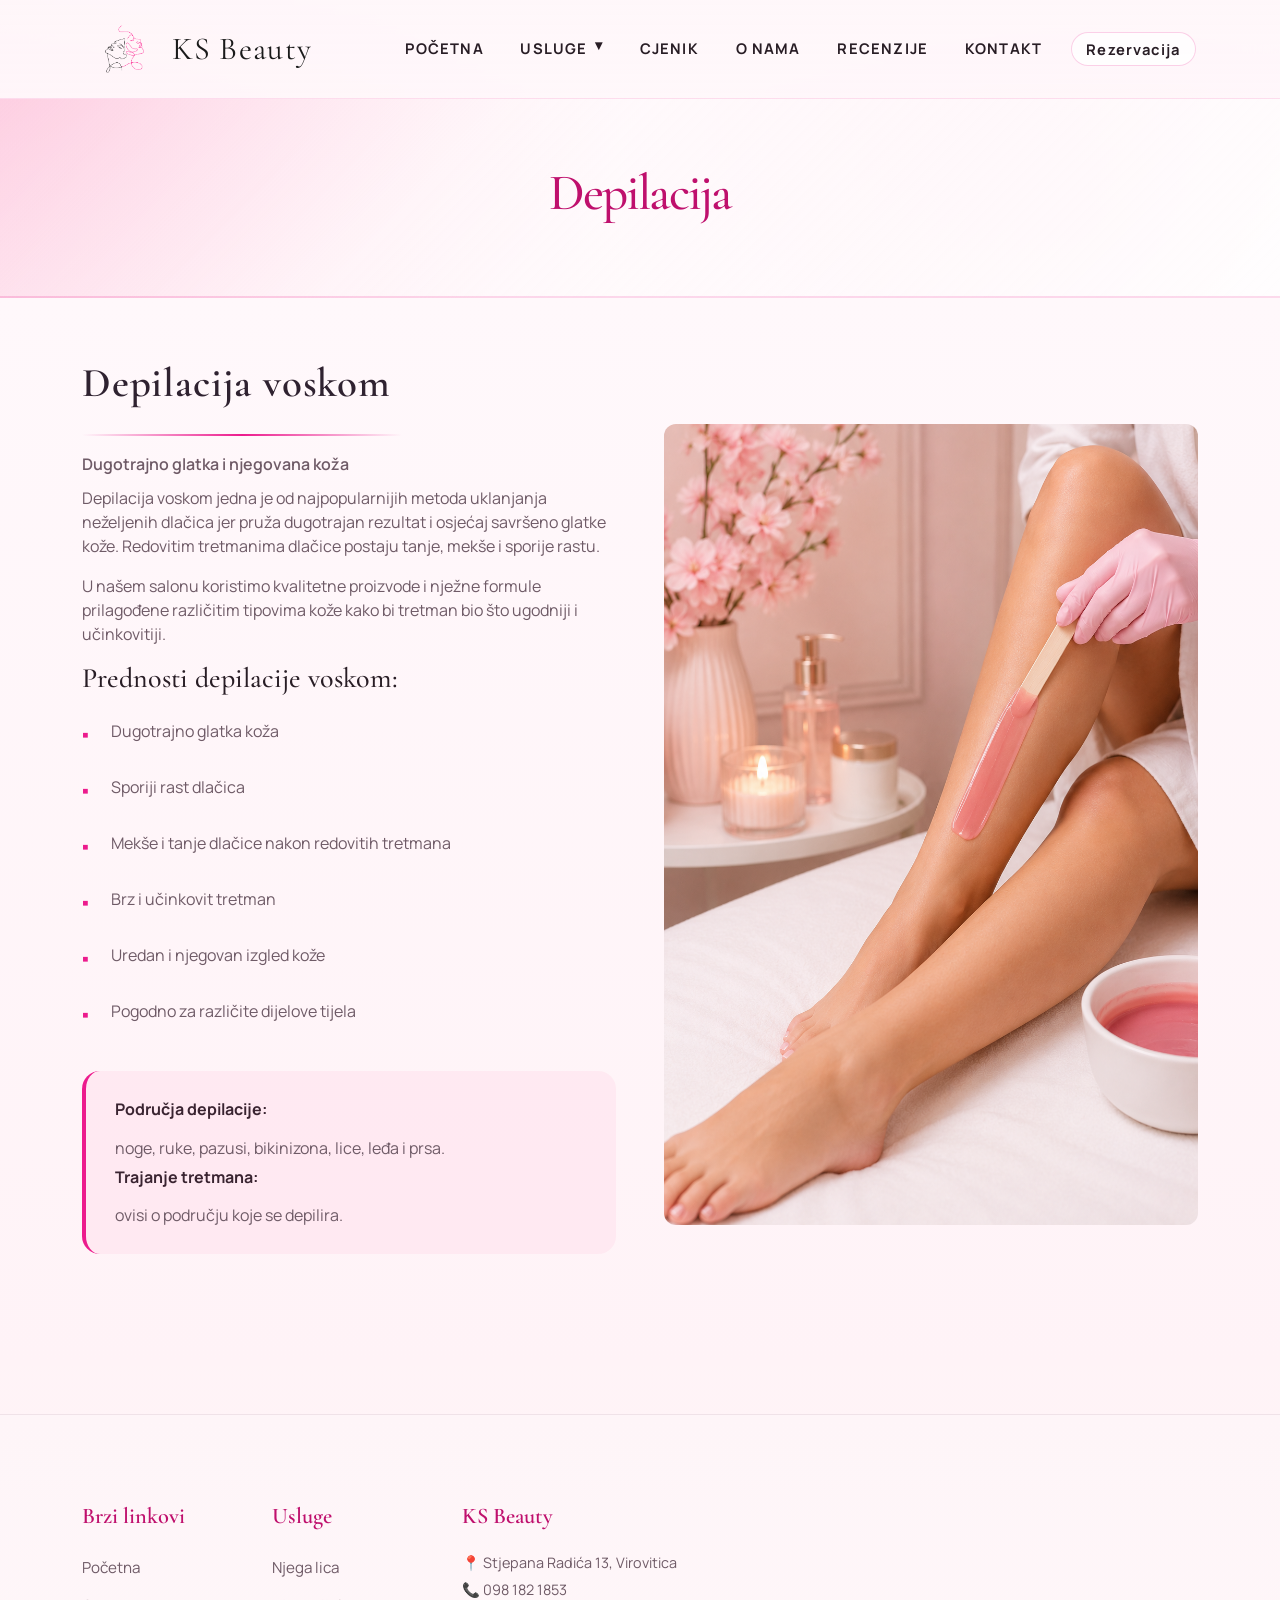
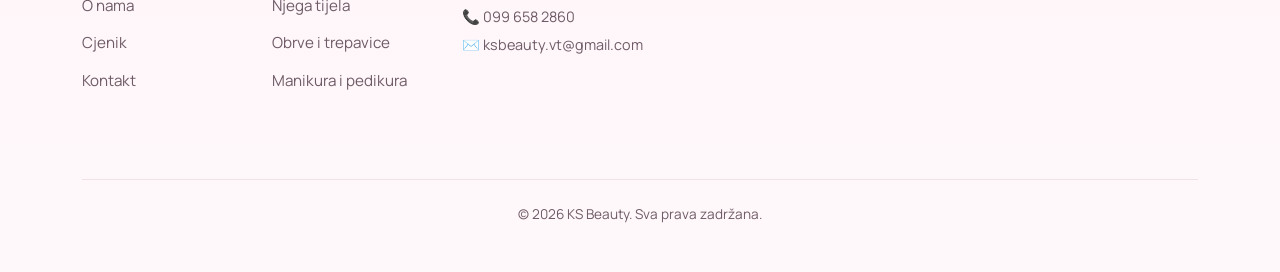
<file: depilacija.html>
<!DOCTYPE html>
<html lang="hr">
<head>
	<meta charset="UTF-8" />
	<meta name="viewport" content="width=device-width, initial-scale=1.0" />
	<title>Depilacija | KS Beauty</title>

	<link rel="preconnect" href="https://fonts.googleapis.com">
	<link rel="preconnect" href="https://fonts.gstatic.com" crossorigin>
	<link href="https://fonts.googleapis.com/css2?family=Cormorant+Garamond:wght@500;600;700&family=Manrope:wght@400;500;600;700;800&display=swap" rel="stylesheet">
	<link href="https://fonts.googleapis.com/css2?family=Parisienne&display=swap" rel="stylesheet">
	<link href="https://cdn.jsdelivr.net/npm/bootstrap@5.3.8/dist/css/bootstrap.min.css" rel="stylesheet">
	<script src="https://cdn.jsdelivr.net/npm/bootstrap@5.3.8/dist/js/bootstrap.bundle.min.js"></script>
	<link rel="stylesheet" href="https://cdn.jsdelivr.net/npm/bootstrap-icons@1.13.1/font/bootstrap-icons.min.css">
	<link rel="icon" type="image/png" href="./logo ks.png">
	<link rel="stylesheet" href="style.css">
</head>
<body class="page-about">
	<div class="page-shell">
		<header class="site-header">
			<nav class="navbar navbar-expand-lg navbar-dark site-nav">
				<div class="container py-2">
					<a class="navbar-brand brand-lockup" href="index.html">
						<img src="./logo ks.png" alt="KS Beauty logo" class="brand-logo brand-logo--wordmark">
						<span class="brand-wordmark">KS Beauty</span>
					</a>

					<button class="navbar-toggler" type="button" data-bs-toggle="collapse" data-bs-target="#mainNav" aria-controls="mainNav" aria-expanded="false" aria-label="Toggle navigation">
						<span class="navbar-toggler-icon"></span>
					</button>

					<div class="collapse navbar-collapse" id="mainNav">
						<ul class="navbar-nav ms-auto gap-lg-3 align-items-lg-center">
							<li class="nav-item"><a class="nav-link" href="index.html#home">Početna</a></li>
							<li class="nav-item dropdown">
								<a class="nav-link dropdown-toggle" href="index.html#tretmani" role="button" data-bs-toggle="dropdown" aria-expanded="false">Usluge</a>
								<ul class="dropdown-menu">
									<li><a class="dropdown-item" href="njega-lica.html">Njega lica</a></li>
									<li><a class="dropdown-item" href="njega-tijela.html">Njega tijela</a></li>
									<li><a class="dropdown-item" href="obrve-trepavice.html">Obrve i trepavice</a></li>
									<li><a class="dropdown-item" href="manikura-pedikura.html">Manikura</a></li>
									<li><a class="dropdown-item" href="njega-stopala.html">Njega stopala</a></li>
									<li><a class="dropdown-item" href="depilacija.html">Depilacija</a></li>
									<li><a class="dropdown-item" href="trajna-sminka.html">Trajna šminka</a></li>
								</ul>
							</li>
							<li class="nav-item"><a class="nav-link" href="cjenik.html">Cjenik</a></li>
							<li class="nav-item"><a class="nav-link" href="o_nama.html">O nama</a></li>
							<li class="nav-item"><a class="nav-link" href="index.html#recenzije">Recenzije</a></li>
                            <li class="nav-item"><a class="nav-link" href="index.html#kontakt">Kontakt</a></li>
							<li class="nav-item"><a class="nav-link nav-cta" href="index.html#rezervacije">Rezervacija</a></li>
						</ul>
					</div>
				</div>
			</nav>
		</header>

		<main>
			<section class="price-page-hero">
				<div class="container text-center">
					<h1 class="price-page-title">Depilacija</h1>
				</div>
			</section>

			<section class="service-detail-section">
				<div class="container">
					<div class="row align-items-center g-5">
						<div class="col-lg-6">
							<div class="service-detail-content">
								<h2>Depilacija voskom</h2>
								<p class="service-intro">Dugotrajno glatka i njegovana koža</p>

								<p>Depilacija voskom jedna je od najpopularnijih metoda uklanjanja neželjenih dlačica jer pruža dugotrajan rezultat i osjećaj savršeno glatke kože. Redovitim tretmanima dlačice postaju tanje, mekše i sporije rastu.</p>

								<p>U našem salonu koristimo kvalitetne proizvode i nježne formule prilagođene različitim tipovima kože kako bi tretman bio što ugodniji i učinkovitiji.</p>

								<h3 class="service-subtitle">Prednosti depilacije voskom:</h3>
								<ul class="service-benefits">
									<li> Dugotrajno glatka koža</li>
									<li> Sporiji rast dlačica</li>
									<li> Mekše i tanje dlačice nakon redovitih tretmana</li>
									<li> Brz i učinkovit tretman</li>
									<li> Uredan i njegovan izgled kože</li>
									<li> Pogodno za različite dijelove tijela</li>
								</ul>

								<div class="service-benefits-highlight">
									<p><strong>Područja depilacije:</strong> noge, ruke, pazusi, bikinizona, lice, leđa i prsa.</p>
									<p><strong>Trajanje tretmana:</strong> ovisi o području koje se depilira.</p>
								</div>
							</div>
						</div>

						<div class="col-lg-6">
							<img src="depilacija voskom.png" alt="Depilacija voskom" style="width: 100%; border-radius: 12px; object-fit: cover;">
						</div>
					</div>
				</div>
			</section>


      <footer class="site-footer mt-5">
        <div class="container">
          <div class="row g-4 py-5 footer-content">
            <div class="col-md-3 col-lg-2">
              <h5 class="footer-title">Brzi linkovi</h5>
              <ul class="footer-list">
                <li><a href="index.html">Početna</a></li>
                <li><a href="o_nama.html">O nama</a></li>
                <li><a href="cjenik.html">Cjenik</a></li>
                <li><a href="index.html#kontakt">Kontakt</a></li>
              </ul>
            </div>
            <div class="col-md-3 col-lg-2">
              <h5 class="footer-title">Usluge</h5>
              <ul class="footer-list">
                <li><a href="njega-lica.html">Njega lica</a></li>
                <li><a href="njega-tijela.html">Njega tijela</a></li>
                <li><a href="obrve-trepavice.html">Obrve i trepavice</a></li>
                <li><a href="manikura-pedikura.html">Manikura i pedikura</a></li>
              </ul>
            </div>
            <div class="col-md-6 col-lg-6">
              <h5 class="footer-title">KS Beauty</h5>
              <p class="footer-contact">
                📍 Stjepana Radića 13, Virovitica<br>
                📞 098 182 1853<br>
                📞 099 658 2860<br>
                ✉️ ksbeauty.vt@gmail.com
              </p>
            </div>
          </div>
          <div class="footer-bottom">
            <p>&copy; 2026 KS Beauty. Sva prava zadržana.</p>
          </div>
        </div>
      </footer>
		</main>
	</div>
</body>
</html>
</file>
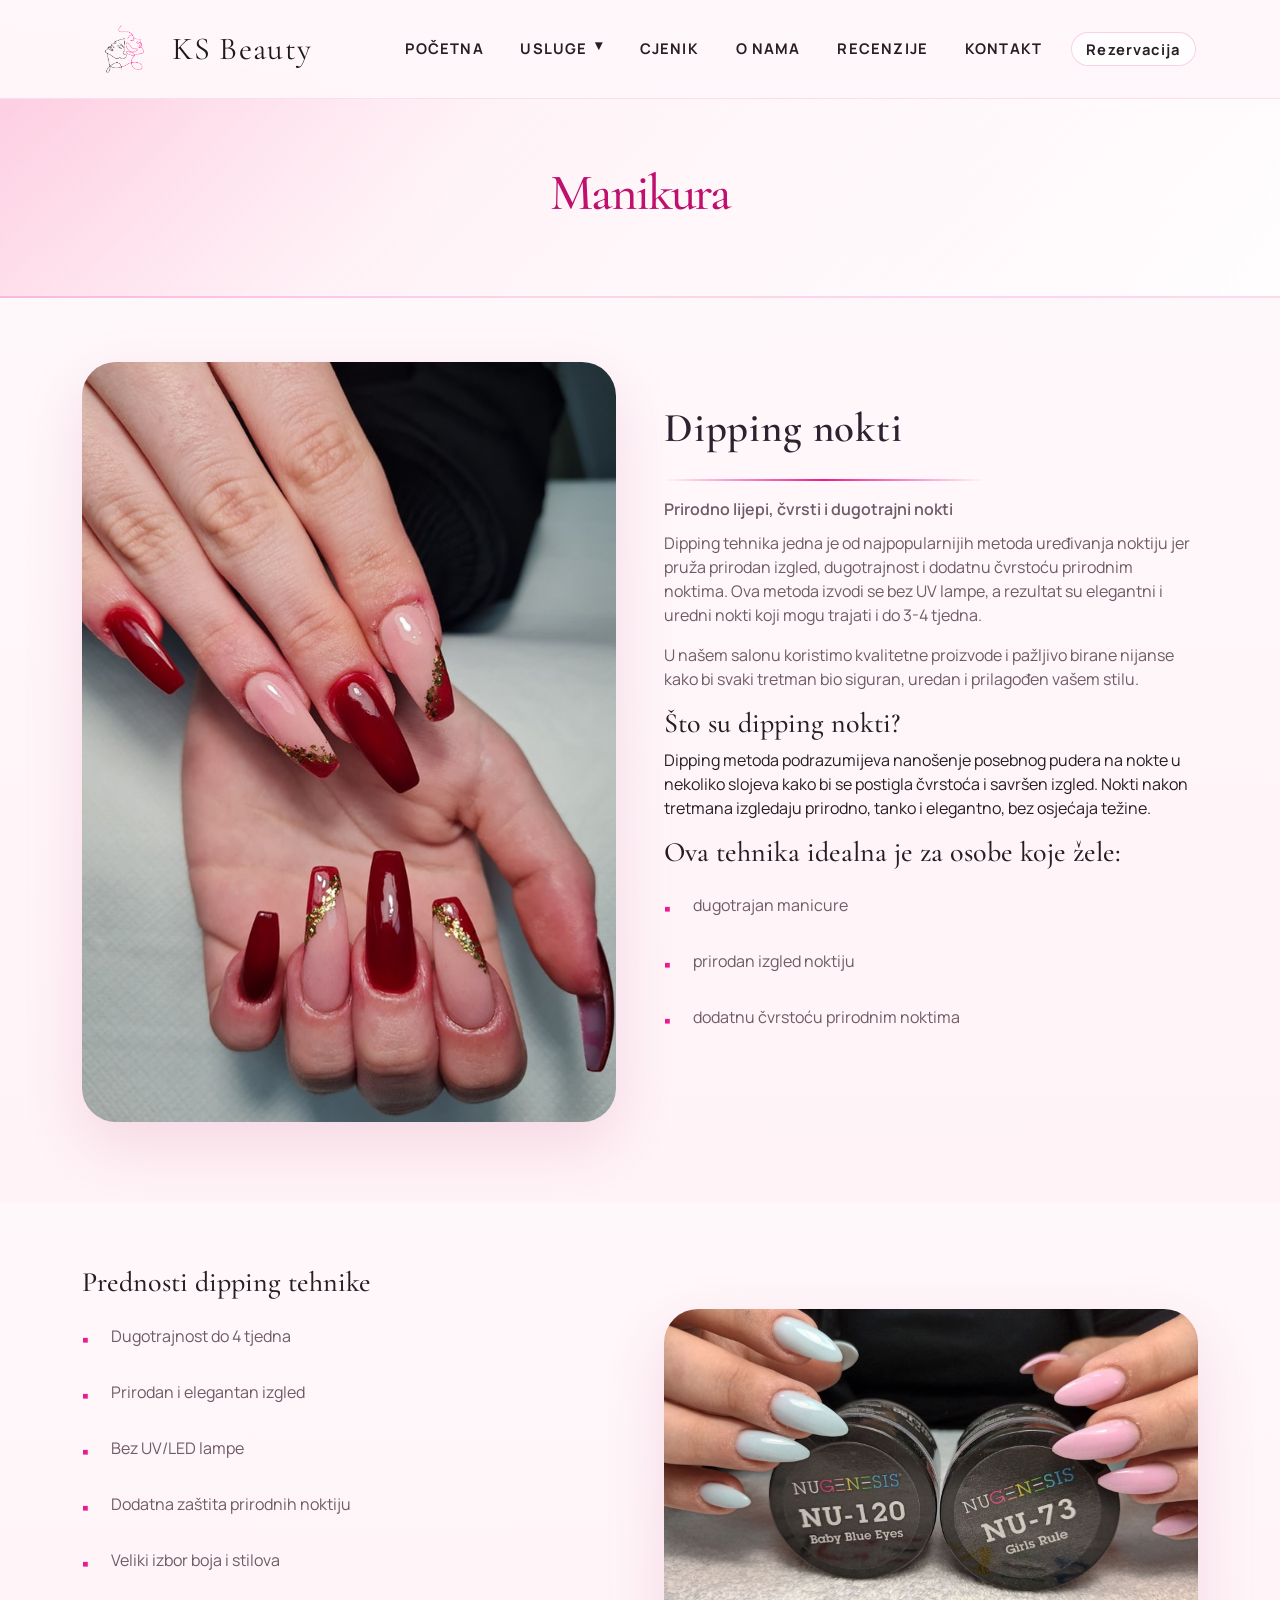
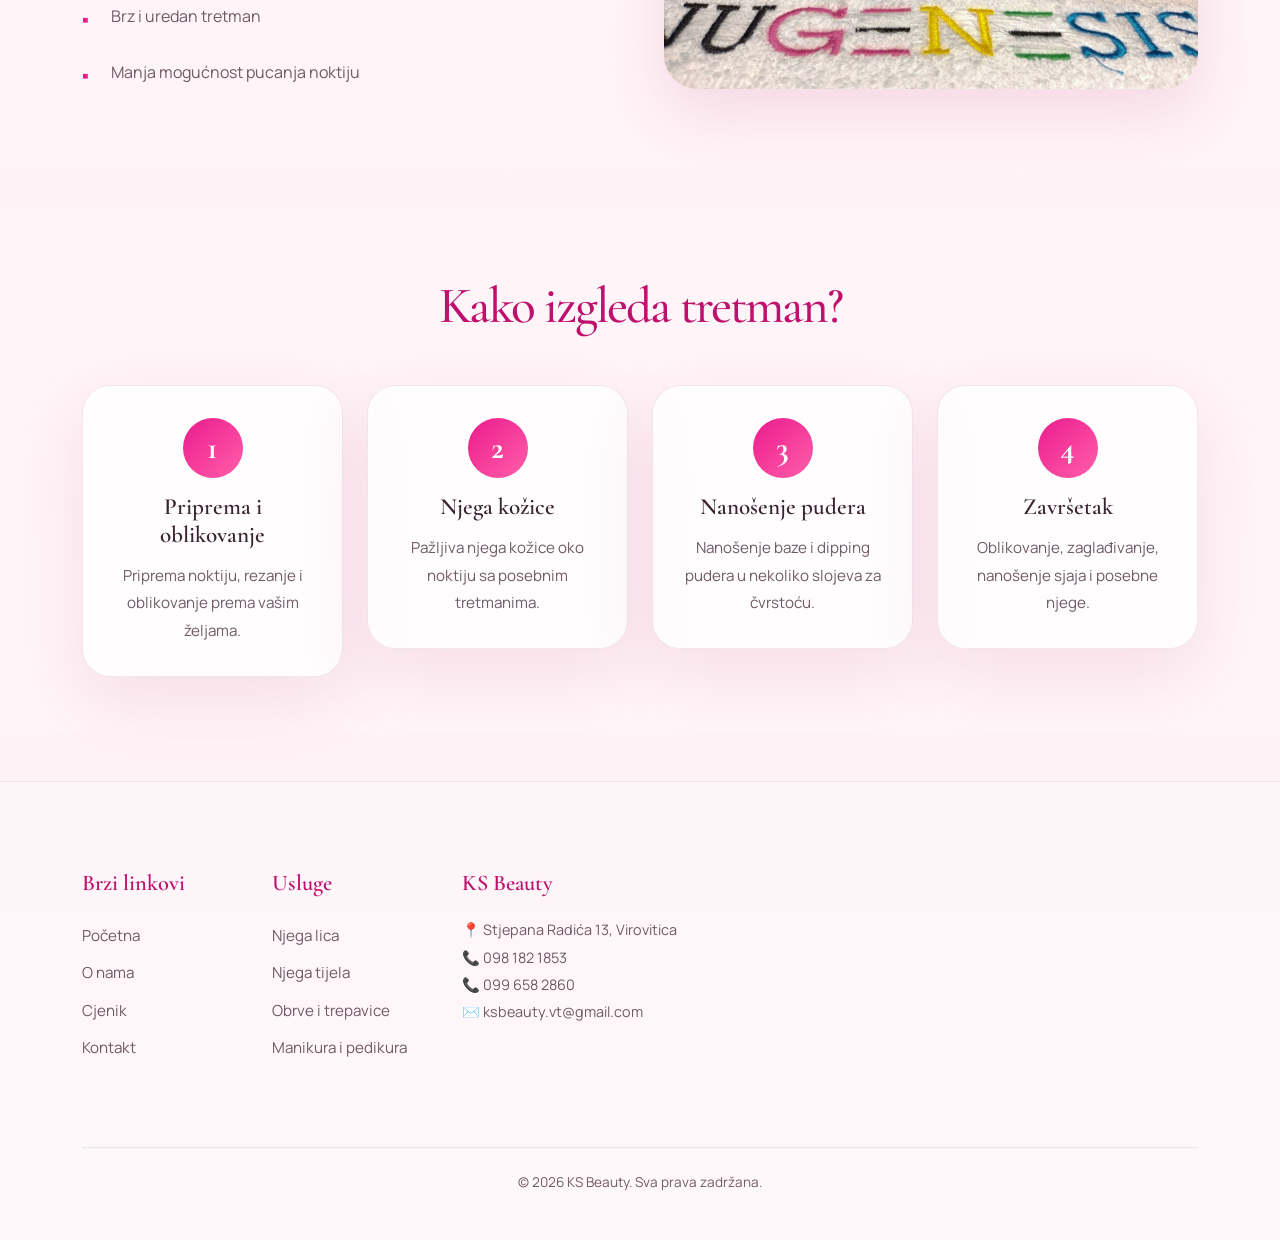
<file: manikura-pedikura.html>
<!DOCTYPE html>
<html lang="hr">
<head>
  <meta charset="UTF-8" />
  <meta name="viewport" content="width=device-width, initial-scale=1.0" />
  <title>Manikura i pedikura | KS Beauty</title>

  <link rel="preconnect" href="https://fonts.googleapis.com">
  <link rel="preconnect" href="https://fonts.gstatic.com" crossorigin>
  <link href="https://fonts.googleapis.com/css2?family=Cormorant+Garamond:wght@500;600;700&family=Manrope:wght@400;500;600;700;800&display=swap" rel="stylesheet">
  <link href="https://fonts.googleapis.com/css2?family=Parisienne&display=swap" rel="stylesheet">
  <link href="https://cdn.jsdelivr.net/npm/bootstrap@5.3.8/dist/css/bootstrap.min.css" rel="stylesheet">
  <script src="https://cdn.jsdelivr.net/npm/bootstrap@5.3.8/dist/js/bootstrap.bundle.min.js"></script>
  <link rel="stylesheet" href="https://cdn.jsdelivr.net/npm/bootstrap-icons@1.13.1/font/bootstrap-icons.min.css">
  <link rel="icon" type="image/png" href="./logo ks.png">
  <link rel="stylesheet" href="style.css">
</head>
<body class="page-about">
  <div class="page-shell">
    <header class="site-header">
      <nav class="navbar navbar-expand-lg navbar-dark site-nav">
        <div class="container py-2">
          <a class="navbar-brand brand-lockup" href="index.html">
            <img src="./logo ks.png" alt="KS Beauty logo" class="brand-logo brand-logo--wordmark">
            <span class="brand-wordmark">KS Beauty</span>
          </a>

          <button class="navbar-toggler" type="button" data-bs-toggle="collapse" data-bs-target="#mainNav" aria-controls="mainNav" aria-expanded="false" aria-label="Toggle navigation">
            <span class="navbar-toggler-icon"></span>
          </button>

          <div class="collapse navbar-collapse" id="mainNav">
            <ul class="navbar-nav ms-auto gap-lg-3 align-items-lg-center">
              <li class="nav-item"><a class="nav-link" href="index.html#home">Početna</a></li>
              <li class="nav-item dropdown">
                <a class="nav-link dropdown-toggle" href="index.html#tretmani" role="button" data-bs-toggle="dropdown" aria-expanded="false">Usluge</a>
                <ul class="dropdown-menu">
                  <li><a class="dropdown-item" href="njega-lica.html">Njega lica</a></li>
                  <li><a class="dropdown-item" href="njega-tijela.html">Njega tijela</a></li>
                  <li><a class="dropdown-item" href="obrve-trepavice.html">Obrve i trepavice</a></li>
                  <li><a class="dropdown-item" href="manikura-pedikura.html">Manikura</a></li>
                  <li><a class="dropdown-item" href="njega-stopala.html">Njega stopala</a></li>
                  <li><a class="dropdown-item" href="depilacija.html">Depilacija</a></li>
                  <li><a class="dropdown-item" href="trajna-sminka.html">Trajna šminka</a></li>
                </ul>
              </li>
              <li class="nav-item"><a class="nav-link" href="cjenik.html">Cjenik</a></li>
              <li class="nav-item"><a class="nav-link" href="o_nama.html">O nama</a></li>
              <li class="nav-item"><a class="nav-link" href="index.html#recenzije">Recenzije</a></li>
              <li class="nav-item"><a class="nav-link" href="index.html#kontakt">Kontakt</a></li>
              <li class="nav-item"><a class="nav-link nav-cta" href="index.html#rezervacije">Rezervacija</a></li>
            </ul>
          </div>
        </div>
      </nav>
    </header>

    <main>
      <section class="price-page-hero">
        <div class="container text-center">
          <h1 class="price-page-title">Manikura</h1>
        </div>
      </section>

      <section class="service-detail-section">
        <div class="container">
          <div class="row align-items-center g-5">
            <div class="col-lg-6">
              <div class="service-detail-image-wrap">
                <img src="./nokti.jpg" alt="Manikura i pedikura tretman" class="service-detail-image">
              </div>
            </div>

            <div class="col-lg-6">
              <div class="service-detail-content">
                <h2>Dipping nokti</h2>
                <p class="service-intro">
                  Prirodno lijepi, čvrsti i dugotrajni nokti
                </p>
                
                <p>Dipping tehnika jedna je od najpopularnijih metoda uređivanja noktiju jer pruža prirodan izgled, dugotrajnost i dodatnu čvrstoću prirodnim noktima. Ova metoda izvodi se bez UV lampe, a rezultat su elegantni i uredni nokti koji mogu trajati i do 3-4 tjedna.</p>

                <p>U našem salonu koristimo kvalitetne proizvode i pažljivo birane nijanse kako bi svaki tretman bio siguran, uredan i prilagođen vašem stilu.</p>

                <h3 class="service-subtitle">Što su dipping nokti?</h3>
                <p>Dipping metoda podrazumijeva nanošenje posebnog pudera na nokte u nekoliko slojeva kako bi se postigla čvrstoća i savršen izgled. Nokti nakon tretmana izgledaju prirodno, tanko i elegantno, bez osjećaja težine.</p>

                <h3 class="service-subtitle">Ova tehnika idealna je za osobe koje žele:</h3>
                <ul class="service-benefits">
                  <li>dugotrajan manicure</li>
                  <li>prirodan izgled noktiju</li>
                  <li>dodatnu čvrstoću prirodnim noktima</li>
                </ul>
              </div>
            </div>
          </div>
        </div>
      </section>

      <section class="service-detail-section">
        <div class="container">
          <div class="row align-items-center g-5">
            <div class="col-lg-6">
              <div class="service-detail-content">
                <h3 class="service-subtitle">Prednosti dipping tehnike</h3>
                <ul class="service-benefits">
                  <li>Dugotrajnost do 4 tjedna</li>
                  <li>Prirodan i elegantan izgled</li>
                  <li>Bez UV/LED lampe</li>
                  <li>Dodatna zaštita prirodnih noktiju</li>
                  <li>Veliki izbor boja i stilova</li>
                  <li>Brz i uredan tretman</li>
                  <li>Manja mogućnost pucanja noktiju</li>
                </ul>
              </div>
            </div>

            <div class="col-lg-6">
              <div class="service-detail-image-wrap">
                <img src="./nugenesis.jpg" alt="Nugenesis" class="service-detail-image" style="height: min(380px, 45vw);">
              </div>
            </div>
          </div>
        </div>
      </section>

      <section class="service-process-section">
        <div class="container">
          <h2 class="text-center mb-5">Kako izgleda tretman?</h2>
          
          <div class="row g-4">
            <div class="col-md-6 col-lg-3">
              <div class="process-card">
                <div class="process-number">1</div>
                <h4>Priprema i oblikovanje</h4>
                <p>Priprema noktiju, rezanje i oblikovanje prema vašim željama.</p>
              </div>
            </div>
            <div class="col-md-6 col-lg-3">
              <div class="process-card">
                <div class="process-number">2</div>
                <h4>Njega kožice</h4>
                <p>Pažljiva njega kožice oko noktiju sa posebnim tretmanima.</p>
              </div>
            </div>
            <div class="col-md-6 col-lg-3">
              <div class="process-card">
                <div class="process-number">3</div>
                <h4>Nanošenje pudera</h4>
                <p>Nanošenje baze i dipping pudera u nekoliko slojeva za čvrstoću.</p>
              </div>
            </div>
            <div class="col-md-6 col-lg-3">
              <div class="process-card">
                <div class="process-number">4</div>
                <h4>Završetak</h4>
                <p>Oblikovanje, zaglađivanje, nanošenje sjaja i posebne njege.</p>
              </div>
            </div>
          </div>
        </div>
      </section>

      <footer class="site-footer mt-5">
        <div class="container">
          <div class="row g-4 py-5 footer-content">
            <div class="col-md-3 col-lg-2">
              <h5 class="footer-title">Brzi linkovi</h5>
              <ul class="footer-list">
                <li><a href="index.html">Početna</a></li>
                <li><a href="o_nama.html">O nama</a></li>
                <li><a href="cjenik.html">Cjenik</a></li>
                <li><a href="index.html#kontakt">Kontakt</a></li>
              </ul>
            </div>
            <div class="col-md-3 col-lg-2">
              <h5 class="footer-title">Usluge</h5>
              <ul class="footer-list">
                <li><a href="njega-lica.html">Njega lica</a></li>
                <li><a href="njega-tijela.html">Njega tijela</a></li>
                <li><a href="obrve-trepavice.html">Obrve i trepavice</a></li>
                <li><a href="manikura-pedikura.html">Manikura i pedikura</a></li>
              </ul>
            </div>
            <div class="col-md-6 col-lg-6">
              <h5 class="footer-title">KS Beauty</h5>
              <p class="footer-contact">
                📍 Stjepana Radića 13, Virovitica<br>
                📞 098 182 1853<br>
                📞 099 658 2860<br>
                ✉️ ksbeauty.vt@gmail.com
              </p>
            </div>
          </div>
          <div class="footer-bottom">
            <p>&copy; 2026 KS Beauty. Sva prava zadržana.</p>
          </div>
        </div>
      </footer>
    </main>
  </div>
</body>
</html>
</file>
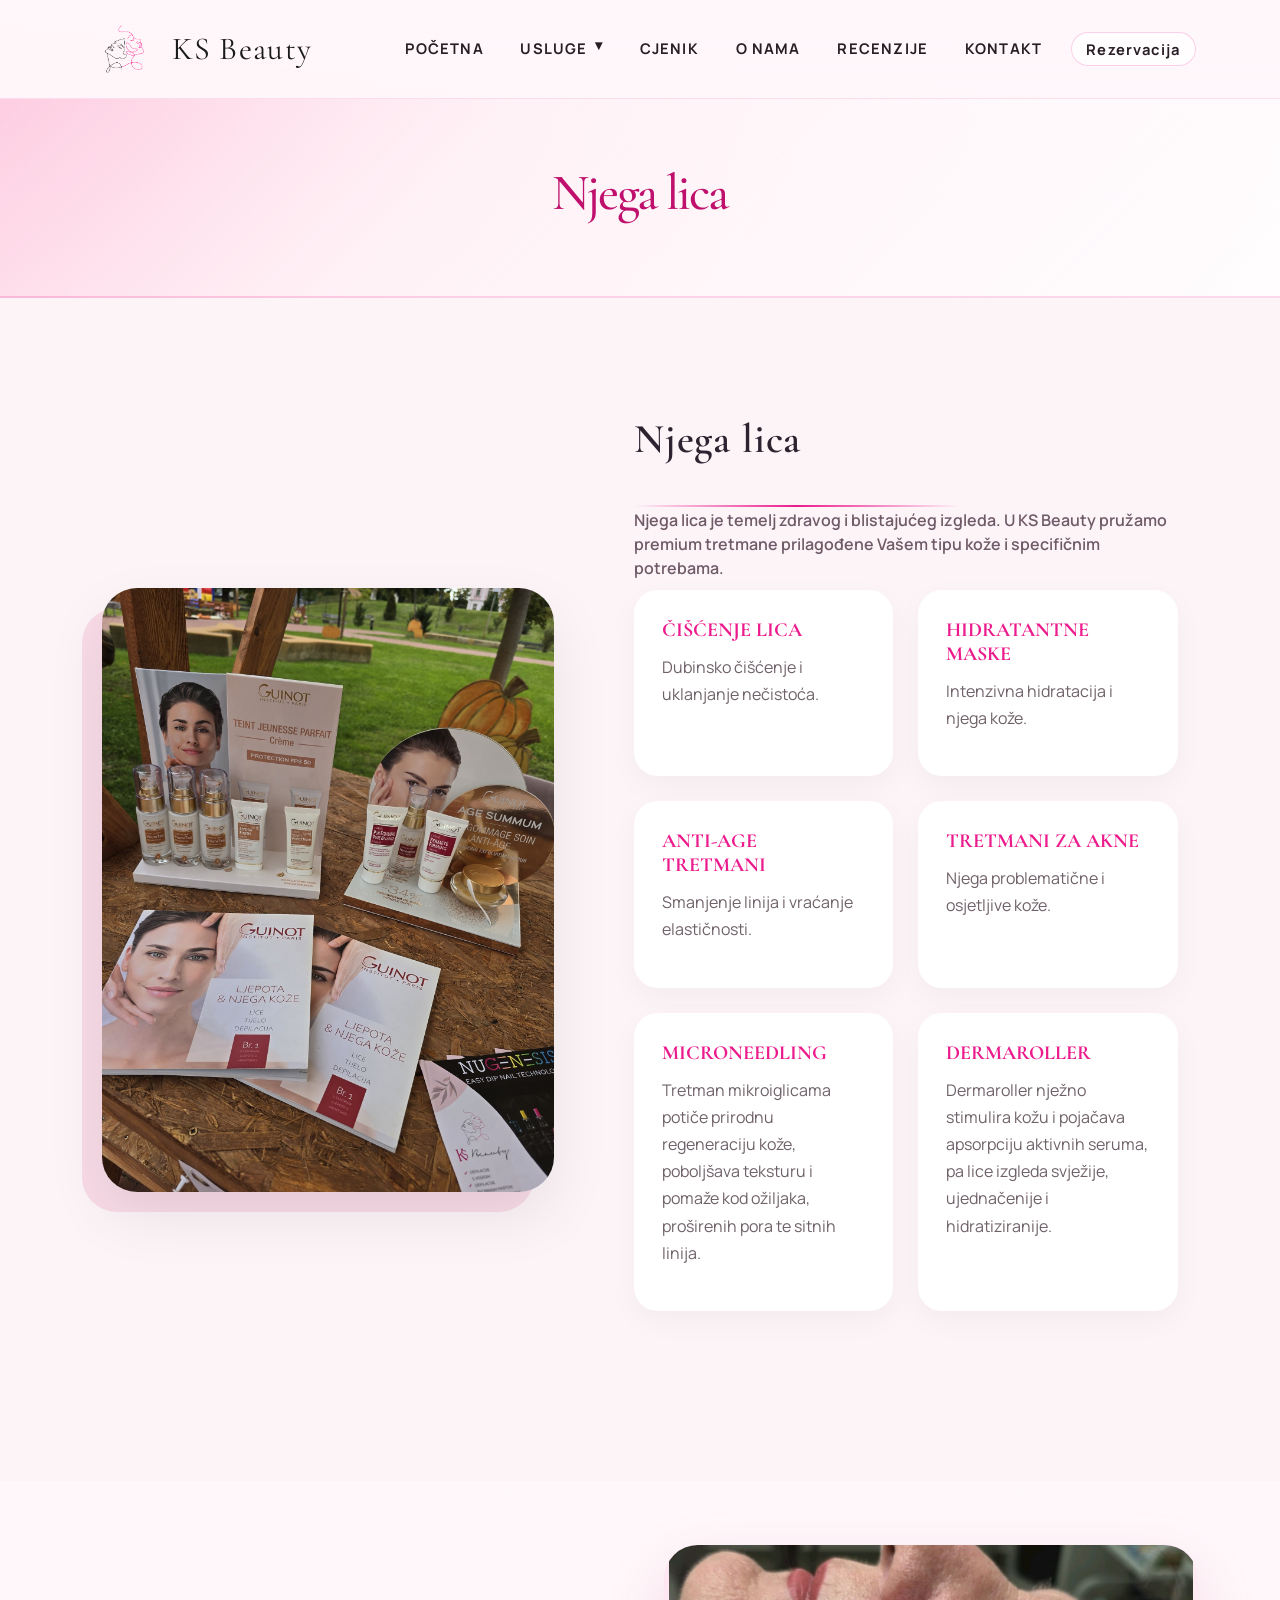
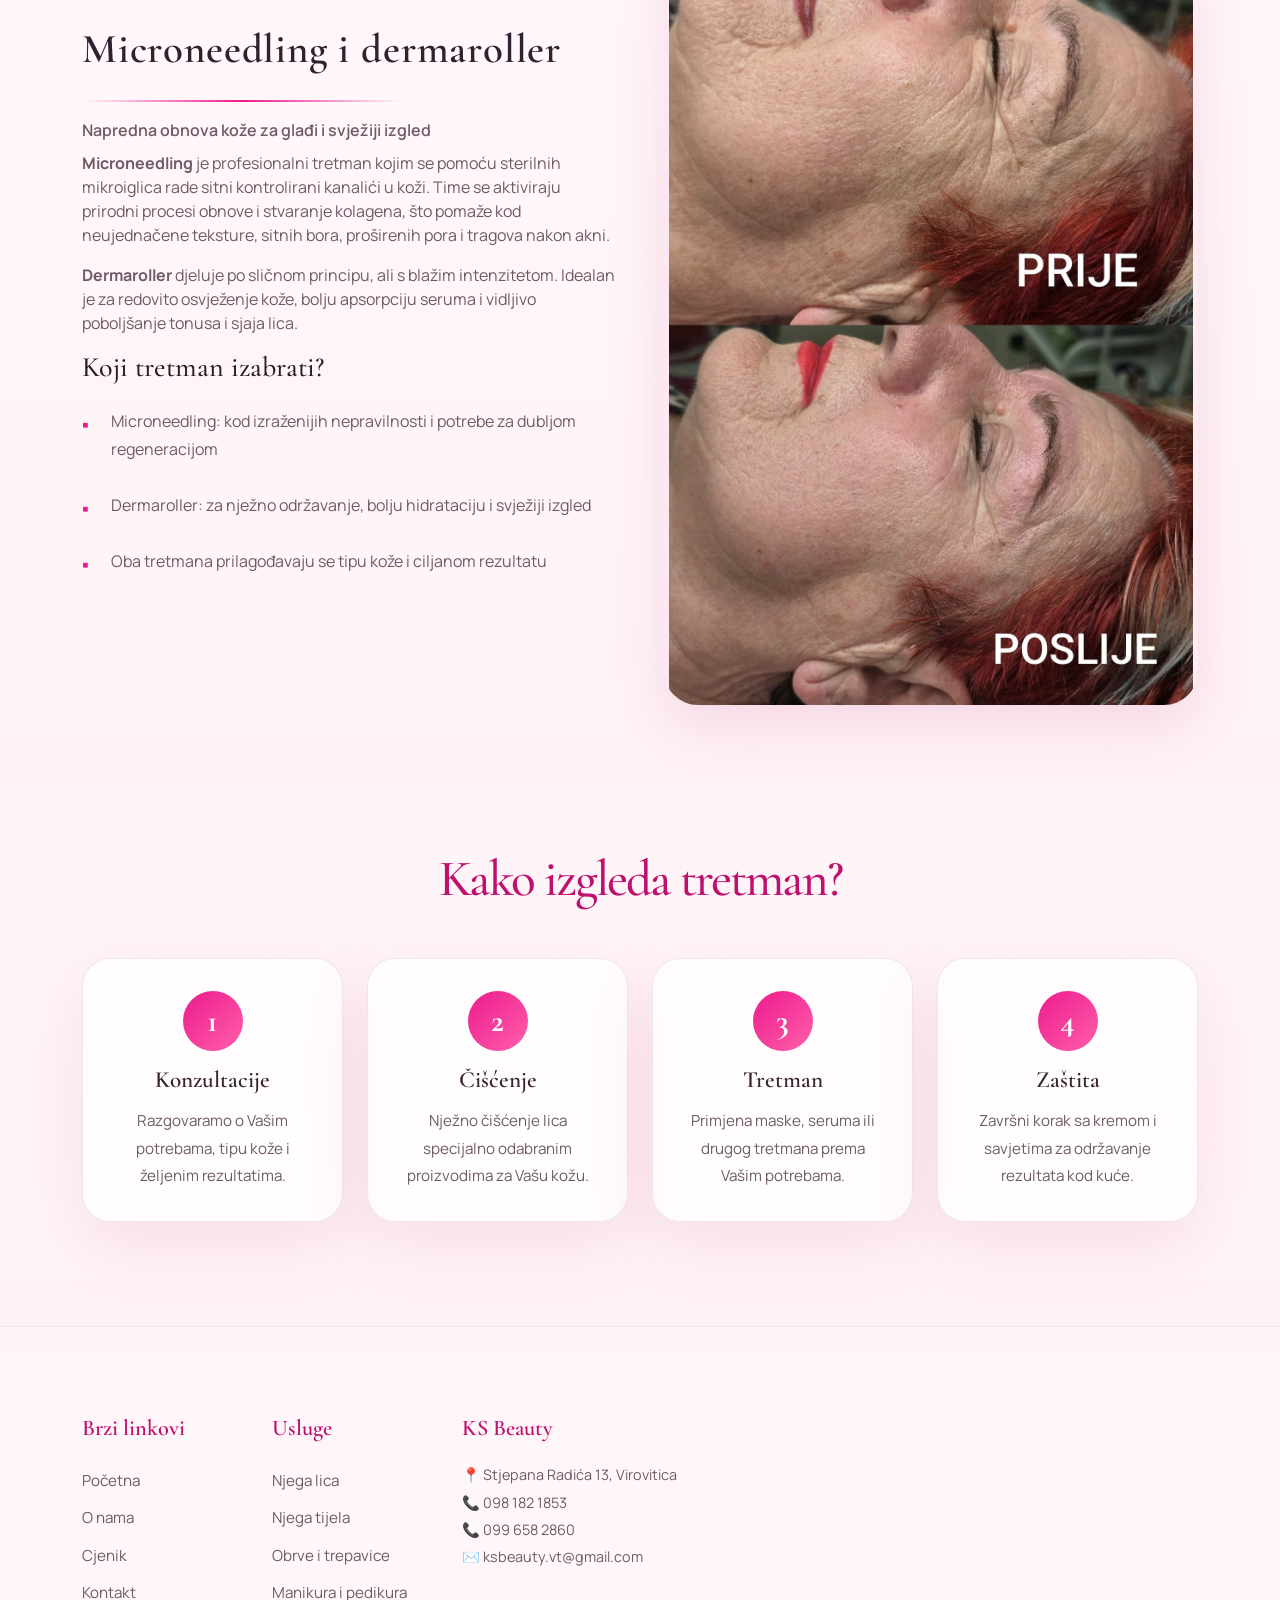
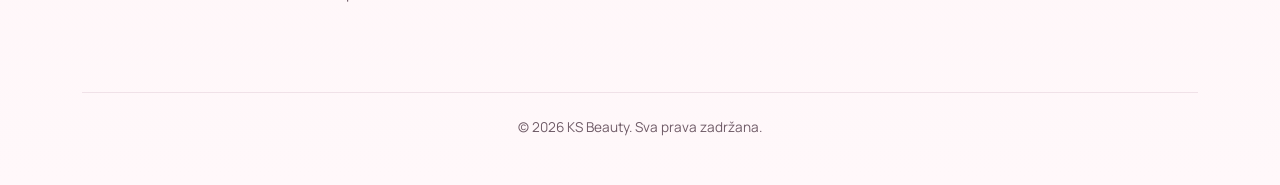
<file: njega-lica.html>
<!DOCTYPE html>
<html lang="hr">
<head>
  <meta charset="UTF-8" />
  <meta name="viewport" content="width=device-width, initial-scale=1.0" />
  <title>Njega lica | KS Beauty</title>

  <link rel="preconnect" href="https://fonts.googleapis.com">
  <link rel="preconnect" href="https://fonts.gstatic.com" crossorigin>
  <link href="https://fonts.googleapis.com/css2?family=Cormorant+Garamond:wght@500;600;700&family=Manrope:wght@400;500;600;700;800&display=swap" rel="stylesheet">
  <link href="https://fonts.googleapis.com/css2?family=Parisienne&display=swap" rel="stylesheet">
  <link href="https://cdn.jsdelivr.net/npm/bootstrap@5.3.8/dist/css/bootstrap.min.css" rel="stylesheet">
  <script src="https://cdn.jsdelivr.net/npm/bootstrap@5.3.8/dist/js/bootstrap.bundle.min.js"></script>
  <link rel="stylesheet" href="https://cdn.jsdelivr.net/npm/bootstrap-icons@1.13.1/font/bootstrap-icons.min.css">
  <link rel="icon" type="image/png" href="./logo ks.png">
  <link rel="stylesheet" href="style.css">
</head>
<body class="page-about">
  <div class="page-shell">
    <header class="site-header">
      <nav class="navbar navbar-expand-lg navbar-dark site-nav">
        <div class="container py-2">
          <a class="navbar-brand brand-lockup" href="index.html">
            <img src="./logo ks.png" alt="KS Beauty logo" class="brand-logo brand-logo--wordmark">
            <span class="brand-wordmark">KS Beauty</span>
          </a>

          <button class="navbar-toggler" type="button" data-bs-toggle="collapse" data-bs-target="#mainNav" aria-controls="mainNav" aria-expanded="false" aria-label="Toggle navigation">
            <span class="navbar-toggler-icon"></span>
          </button>

          <div class="collapse navbar-collapse" id="mainNav">
            <ul class="navbar-nav ms-auto gap-lg-3 align-items-lg-center">
              <li class="nav-item"><a class="nav-link" href="index.html#home">Početna</a></li>
              <li class="nav-item dropdown">
                <a class="nav-link dropdown-toggle" href="index.html#tretmani" role="button" data-bs-toggle="dropdown" aria-expanded="false">Usluge</a>
                <ul class="dropdown-menu">
                  <li><a class="dropdown-item" href="njega-lica.html">Njega lica</a></li>
                  <li><a class="dropdown-item" href="njega-tijela.html">Njega tijela</a></li>
                  <li><a class="dropdown-item" href="obrve-trepavice.html">Obrve i trepavice</a></li>
                  <li><a class="dropdown-item" href="manikura-pedikura.html">Manikura</a></li>
                  <li><a class="dropdown-item" href="njega-stopala.html">Njega stopala</a></li>
                  <li><a class="dropdown-item" href="depilacija.html">Depilacija</a></li>
                  <li><a class="dropdown-item" href="trajna-sminka.html">Trajna šminka</a></li>
                </ul>
              </li>
              <li class="nav-item"><a class="nav-link" href="cjenik.html">Cjenik</a></li>
              <li class="nav-item"><a class="nav-link" href="o_nama.html">O nama</a></li>
              <li class="nav-item"><a class="nav-link" href="index.html#recenzije">Recenzije</a></li>
              <li class="nav-item"><a class="nav-link" href="index.html#kontakt">Kontakt</a></li>
              <li class="nav-item"><a class="nav-link nav-cta" href="index.html#rezervacije">Rezervacija</a></li>
            </ul>
          </div>
        </div>
      </nav>
    </header>

    <main>
            <section class="price-page-hero">
        <div class="container text-center">
          <h1 class="price-page-title">Njega lica</h1>
        </div>
      </section>
      <section class="face-section">
  <div class="face-container">

    <!-- LIJEVA STRANA -->
    <div class="face-image">
      <img src="lice.jpg" alt="Njega lica">
    </div>

    <!-- DESNA STRANA -->
    <div class="service-detail-content">
                <h2 class="face-title">Njega lica</h2>

      <p class="service-intro">
        Njega lica je temelj zdravog i blistajućeg izgleda.
        U KS Beauty pružamo premium tretmane prilagođene
        Vašem tipu kože i specifičnim potrebama.
      </p>

      <!-- USLUGE -->
      <div class="face-grid">

        <div class="face-item">
          <h3>ČIŠĆENJE LICA</h3>
          <p>Dubinsko čišćenje i uklanjanje nečistoća.</p>
        </div>

        <div class="face-item">
          <h3>HIDRATANTNE MASKE</h3>
          <p>Intenzivna hidratacija i njega kože.</p>
        </div>

        <div class="face-item">
          <h3>ANTI-AGE TRETMANI</h3>
          <p>Smanjenje linija i vraćanje elastičnosti.</p>
        </div>

        <div class="face-item">
          <h3>TRETMANI ZA AKNE</h3>
          <p>Njega problematične i osjetljive kože.</p>
        </div>

        <div class="face-item">
          <h3>MICRONEEDLING</h3>
          <p>Tretman mikroiglicama potiče prirodnu regeneraciju kože, poboljšava teksturu i pomaže kod ožiljaka, proširenih pora te sitnih linija.</p>
        </div>

        <div class="face-item">
          <h3>DERMAROLLER</h3>
          <p>Dermaroller nježno stimulira kožu i pojačava apsorpciju aktivnih seruma, pa lice izgleda svježije, ujednačenije i hidratiziranije.</p>
        </div>

      </div>
</section>

      <section class="service-detail-section bg-light">
        <div class="container">
          <div class="row align-items-center g-5">
            <div class="col-lg-6 order-lg-2">
              <div class="service-detail-image-wrap">
                <img src="njega lica.jpg" alt="Microneedling i dermaroller" class="service-detail-image image-fit-contain">
              </div>
            </div>

            <div class="col-lg-6 order-lg-1">
              <div class="service-detail-content">
                <h2>Microneedling i dermaroller</h2>
                <p class="service-intro">Napredna obnova kože za glađi i svježiji izgled</p>

                <p class="muted"><strong>Microneedling</strong> je profesionalni tretman kojim se pomoću sterilnih mikroiglica rade sitni kontrolirani kanalići u koži. Time se aktiviraju prirodni procesi obnove i stvaranje kolagena, što pomaže kod neujednačene teksture, sitnih bora, proširenih pora i tragova nakon akni.</p>

                <p class="muted"><strong>Dermaroller</strong> djeluje po sličnom principu, ali s blažim intenzitetom. Idealan je za redovito osvježenje kože, bolju apsorpciju seruma i vidljivo poboljšanje tonusa i sjaja lica.</p>

                <h3 class="service-subtitle">Koji tretman izabrati?</h3>
                <ul class="service-benefits">
                  <li> Microneedling: kod izraženijih nepravilnosti i potrebe za dubljom regeneracijom</li>
                  <li> Dermaroller: za nježno održavanje, bolju hidrataciju i svježiji izgled</li>
                  <li> Oba tretmana prilagođavaju se tipu kože i ciljanom rezultatu</li>
                </ul>
              </div>
            </div>
          </div>
        </div>
      </section>

      <section class="service-process-section">
        <div class="container">
          <h2 class="text-center mb-5">Kako izgleda tretman?</h2>
          
          <div class="row g-4">
            <div class="col-md-6 col-lg-3">
              <div class="process-card">
                <div class="process-number">1</div>
                <h4>Konzultacije</h4>
                <p>Razgovaramo o Vašim potrebama, tipu kože i željenim rezultatima.</p>
              </div>
            </div>
            <div class="col-md-6 col-lg-3">
              <div class="process-card">
                <div class="process-number">2</div>
                <h4>Čišćenje</h4>
                <p>Nježno čišćenje lica specijalno odabranim proizvodima za Vašu kožu.</p>
              </div>
            </div>
            <div class="col-md-6 col-lg-3">
              <div class="process-card">
                <div class="process-number">3</div>
                <h4>Tretman</h4>
                <p>Primjena maske, seruma ili drugog tretmana prema Vašim potrebama.</p>
              </div>
            </div>
            <div class="col-md-6 col-lg-3">
              <div class="process-card">
                <div class="process-number">4</div>
                <h4>Zaštita</h4>
                <p>Završni korak sa kremom i savjetima za održavanje rezultata kod kuće.</p>
              </div>
            </div>
          </div>
        </div>
      </section>

      <footer class="site-footer mt-5">
        <div class="container">
          <div class="row g-4 py-5 footer-content">
            <div class="col-md-3 col-lg-2">
              <h5 class="footer-title">Brzi linkovi</h5>
              <ul class="footer-list">
                <li><a href="index.html">Početna</a></li>
                <li><a href="o_nama.html">O nama</a></li>
                <li><a href="cjenik.html">Cjenik</a></li>
                <li><a href="index.html#kontakt">Kontakt</a></li>
              </ul>
            </div>
            <div class="col-md-3 col-lg-2">
              <h5 class="footer-title">Usluge</h5>
              <ul class="footer-list">
                <li><a href="njega-lica.html">Njega lica</a></li>
                <li><a href="njega-tijela.html">Njega tijela</a></li>
                <li><a href="obrve-trepavice.html">Obrve i trepavice</a></li>
                <li><a href="manikura-pedikura.html">Manikura i pedikura</a></li>
              </ul>
            </div>
            <div class="col-md-6 col-lg-6">
              <h5 class="footer-title">KS Beauty</h5>
              <p class="footer-contact">
                📍 Stjepana Radića 13, Virovitica<br>
                📞 098 182 1853<br>
                📞 099 658 2860<br>
                ✉️ ksbeauty.vt@gmail.com
              </p>
            </div>
          </div>
          <div class="footer-bottom">
            <p>&copy; 2026 KS Beauty. Sva prava zadržana.</p>
          </div>
        </div>
      </footer>
    </main>
  </div>
</body>
</html>
</file>
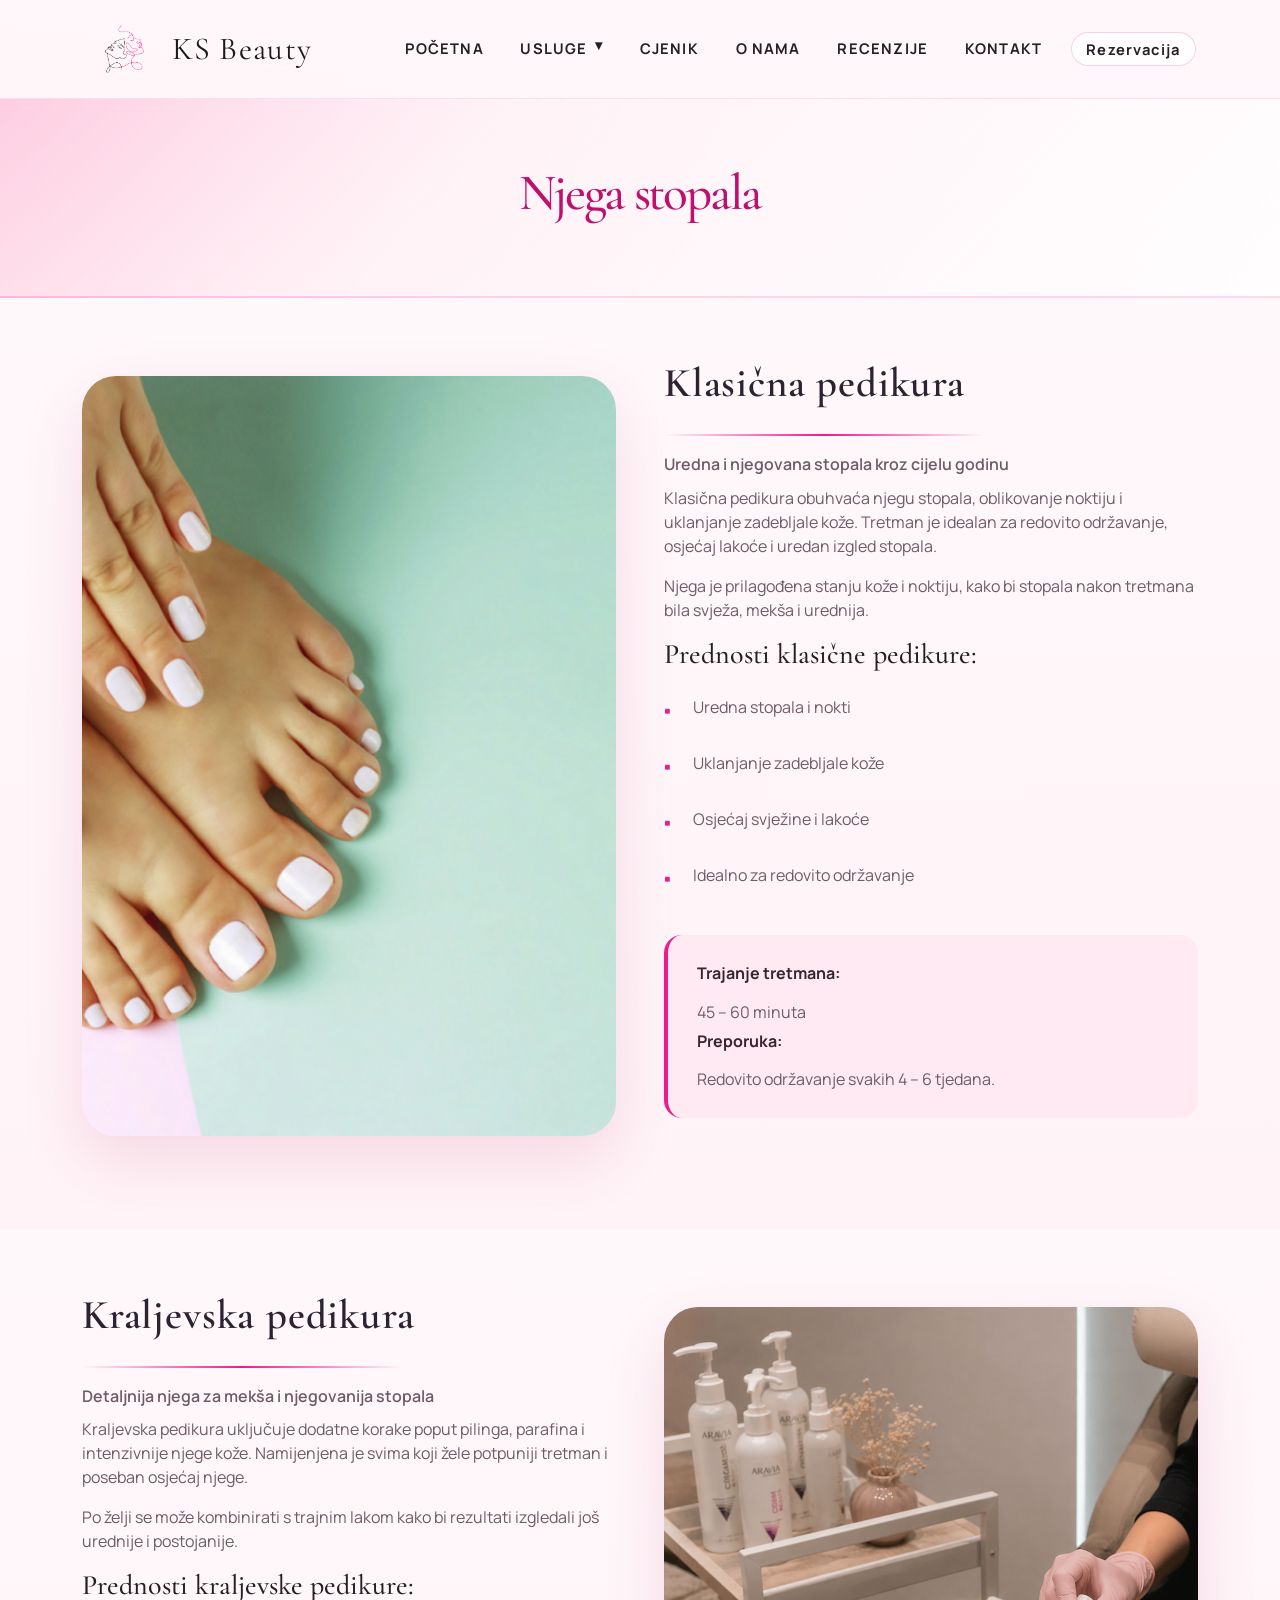
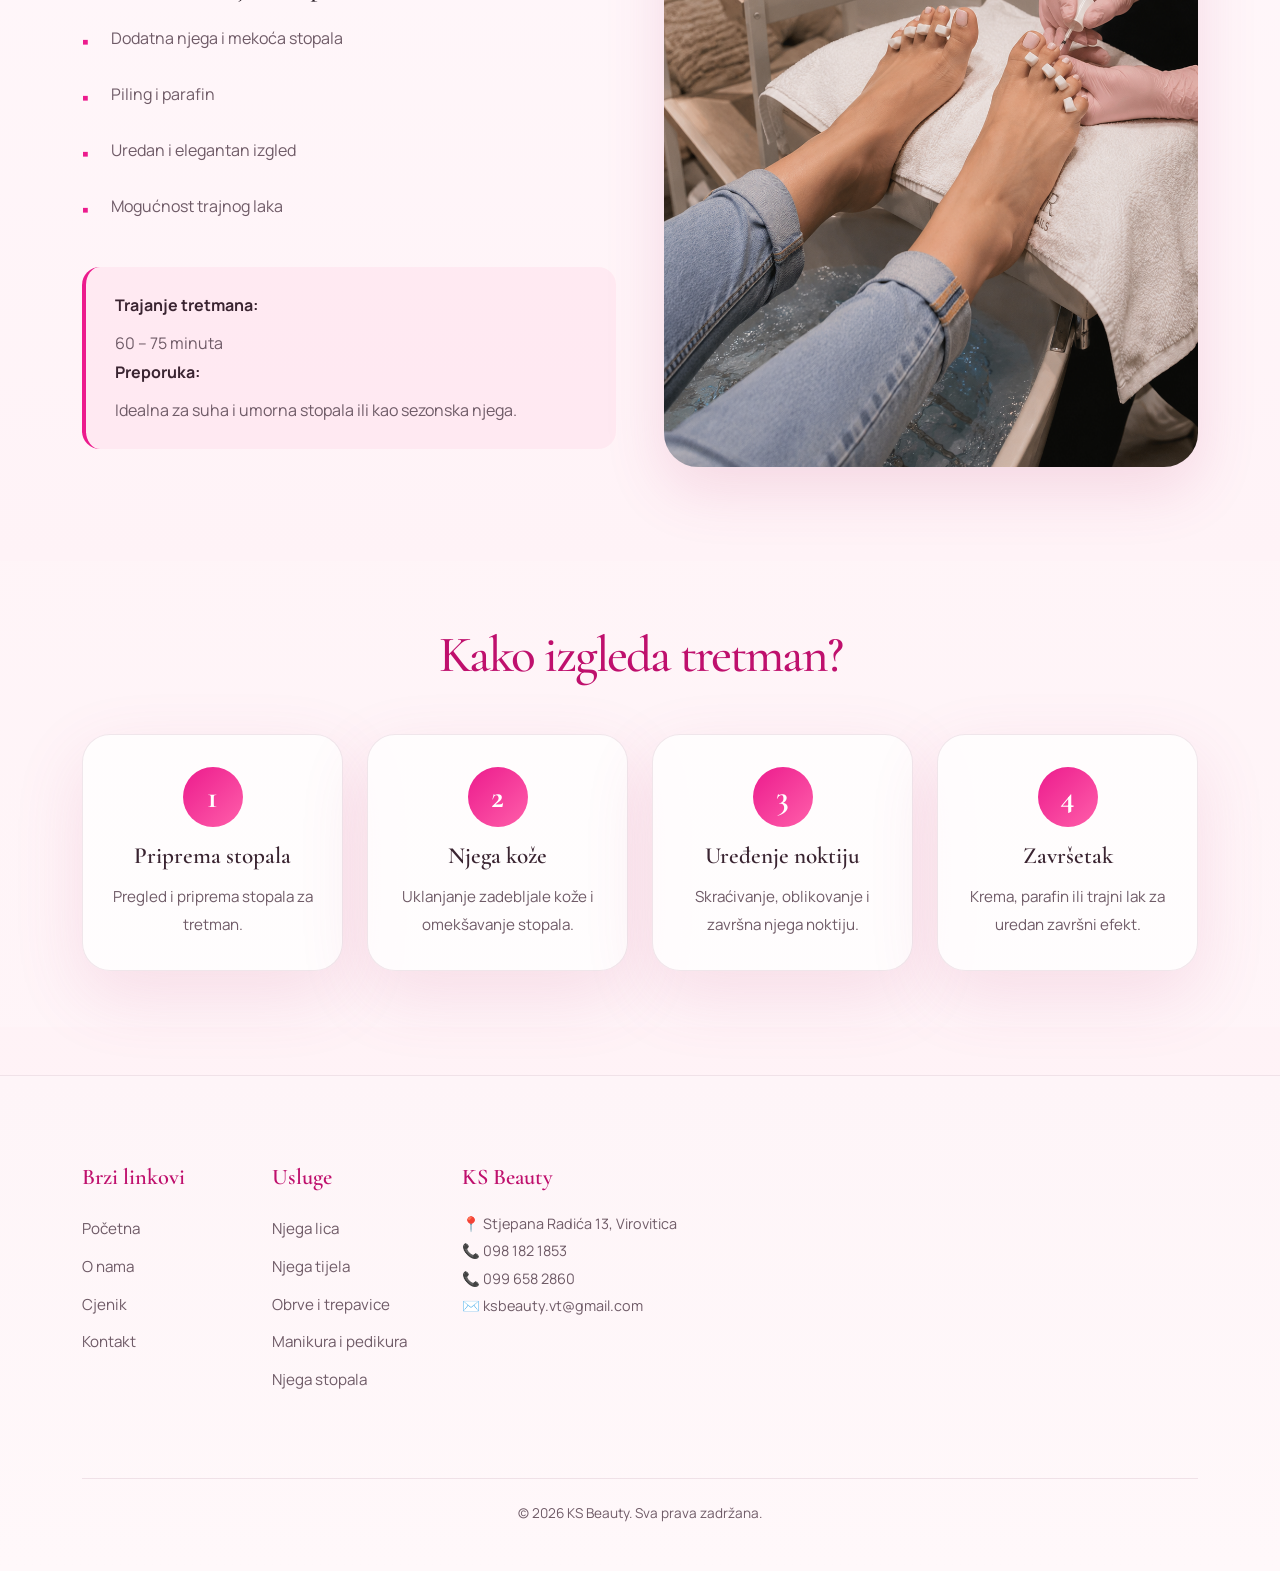
<file: njega-stopala.html>
<!DOCTYPE html>
<html lang="hr">
<head>
  <meta charset="UTF-8" />
  <meta name="viewport" content="width=device-width, initial-scale=1.0" />
  <title>Njega stopala | KS Beauty</title>

  <link rel="preconnect" href="https://fonts.googleapis.com">
  <link rel="preconnect" href="https://fonts.gstatic.com" crossorigin>
  <link href="https://fonts.googleapis.com/css2?family=Cormorant+Garamond:wght@500;600;700&family=Manrope:wght@400;500;600;700;800&display=swap" rel="stylesheet">
  <link href="https://fonts.googleapis.com/css2?family=Parisienne&display=swap" rel="stylesheet">
  <link href="https://cdn.jsdelivr.net/npm/bootstrap@5.3.8/dist/css/bootstrap.min.css" rel="stylesheet">
  <script src="https://cdn.jsdelivr.net/npm/bootstrap@5.3.8/dist/js/bootstrap.bundle.min.js"></script>
  <link rel="stylesheet" href="https://cdn.jsdelivr.net/npm/bootstrap-icons@1.13.1/font/bootstrap-icons.min.css">
  <link rel="icon" type="image/png" href="./logo ks.png">
  <link rel="stylesheet" href="style.css">
</head>
<body class="page-about">
  <div class="page-shell">
    <header class="site-header">
      <nav class="navbar navbar-expand-lg navbar-dark site-nav">
        <div class="container py-2">
          <a class="navbar-brand brand-lockup" href="index.html">
            <img src="./logo ks.png" alt="KS Beauty logo" class="brand-logo brand-logo--wordmark">
            <span class="brand-wordmark">KS Beauty</span>
          </a>

          <button class="navbar-toggler" type="button" data-bs-toggle="collapse" data-bs-target="#mainNav" aria-controls="mainNav" aria-expanded="false" aria-label="Toggle navigation">
            <span class="navbar-toggler-icon"></span>
          </button>

          <div class="collapse navbar-collapse" id="mainNav">
            <ul class="navbar-nav ms-auto gap-lg-3 align-items-lg-center">
              <li class="nav-item"><a class="nav-link" href="index.html#home">Početna</a></li>
              <li class="nav-item dropdown">
                <a class="nav-link dropdown-toggle" href="index.html#tretmani" role="button" data-bs-toggle="dropdown" aria-expanded="false">Usluge</a>
                <ul class="dropdown-menu">
                  <li><a class="dropdown-item" href="njega-lica.html">Njega lica</a></li>
                  <li><a class="dropdown-item" href="njega-tijela.html">Njega tijela</a></li>
                  <li><a class="dropdown-item" href="obrve-trepavice.html">Obrve i trepavice</a></li>
                  <li><a class="dropdown-item" href="manikura-pedikura.html">Manikura</a></li>
                  <li><a class="dropdown-item" href="njega-stopala.html">Njega stopala</a></li>
                  <li><a class="dropdown-item" href="depilacija.html">Depilacija</a></li>
                  <li><a class="dropdown-item" href="trajna-sminka.html">Trajna šminka</a></li>
                </ul>
              </li>
              <li class="nav-item"><a class="nav-link" href="cjenik.html">Cjenik</a></li>
              <li class="nav-item"><a class="nav-link" href="o_nama.html">O nama</a></li>
              <li class="nav-item"><a class="nav-link" href="index.html#recenzije">Recenzije</a></li>
              <li class="nav-item"><a class="nav-link" href="index.html#kontakt">Kontakt</a></li>
              <li class="nav-item"><a class="nav-link nav-cta" href="index.html#rezervacije">Rezervacija</a></li>
            </ul>
          </div>
        </div>
      </nav>
    </header>

    <main>
      <section class="price-page-hero">
        <div class="container text-center">
          <h1 class="price-page-title">Njega stopala</h1>
        </div>
      </section>

      <section class="service-detail-section">
        <div class="container">
          <div class="row align-items-center g-5">
            <div class="col-lg-6">
              <div class="service-detail-image-wrap">
                <img src="./pedikura.png" alt="Njega stopala" class="service-detail-image">
              </div>
            </div>

            <div class="col-lg-6">
              <div class="service-detail-content">
                <h2>Klasična pedikura</h2>
                <p class="service-intro">Uredna i njegovana stopala kroz cijelu godinu</p>
                <p class="muted">Klasična pedikura obuhvaća njegu stopala, oblikovanje noktiju i uklanjanje zadebljale kože. Tretman je idealan za redovito održavanje, osjećaj lakoće i uredan izgled stopala.</p>
                <p class="muted">Njega je prilagođena stanju kože i noktiju, kako bi stopala nakon tretmana bila svježa, mekša i urednija.</p>

                <h3 class="service-subtitle">Prednosti klasične pedikure:</h3>
                <ul class="service-benefits">
                  <li> Uredna stopala i nokti</li>
                  <li> Uklanjanje zadebljale kože</li>
                  <li> Osjećaj svježine i lakoće</li>
                  <li> Idealno za redovito održavanje</li>
                </ul>

                <div class="service-benefits-highlight">
                  <p><strong>Trajanje tretmana:</strong> 45 – 60 minuta</p>
                  <p><strong>Preporuka:</strong> Redovito održavanje svakih 4 – 6 tjedana.</p>
                </div>
              </div>
            </div>
          </div>
        </div>
      </section>

      <section class="service-detail-section bg-light">
        <div class="container">
          <div class="row align-items-center g-5">
            <div class="col-lg-6 order-lg-2">
              <div class="service-detail-image-wrap">
                <img src="./kraljevska.png" alt="Kraljevska pedikura" class="service-detail-image">
              </div>
            </div>

            <div class="col-lg-6 order-lg-1">
              <div class="service-detail-content">
                <h2>Kraljevska pedikura</h2>
                <p class="service-intro">Detaljnija njega za mekša i njegovanija stopala</p>
                <p class="muted">Kraljevska pedikura uključuje dodatne korake poput pilinga, parafina i intenzivnije njege kože. Namijenjena je svima koji žele potpuniji tretman i poseban osjećaj njege.</p>
                <p class="muted">Po želji se može kombinirati s trajnim lakom kako bi rezultati izgledali još urednije i postojanije.</p>

                <h3 class="service-subtitle">Prednosti kraljevske pedikure:</h3>
                <ul class="service-benefits">
                  <li> Dodatna njega i mekoća stopala</li>
                  <li> Piling i parafin</li>
                  <li> Uredan i elegantan izgled</li>
                  <li> Mogućnost trajnog laka</li>
                </ul>

                <div class="service-benefits-highlight">
                  <p><strong>Trajanje tretmana:</strong> 60 – 75 minuta</p>
                  <p><strong>Preporuka:</strong> Idealna za suha i umorna stopala ili kao sezonska njega.</p>
                </div>
              </div>
            </div>
          </div>
        </div>
      </section>

      <section class="service-process-section">
        <div class="container">
          <h2 class="text-center mb-5">Kako izgleda tretman?</h2>

          <div class="row g-4">
            <div class="col-md-6 col-lg-3">
              <div class="process-card">
                <div class="process-number">1</div>
                <h4>Priprema stopala</h4>
                <p>Pregled i priprema stopala za tretman.</p>
              </div>
            </div>
            <div class="col-md-6 col-lg-3">
              <div class="process-card">
                <div class="process-number">2</div>
                <h4>Njega kože</h4>
                <p>Uklanjanje zadebljale kože i omekšavanje stopala.</p>
              </div>
            </div>
            <div class="col-md-6 col-lg-3">
              <div class="process-card">
                <div class="process-number">3</div>
                <h4>Uređenje noktiju</h4>
                <p>Skraćivanje, oblikovanje i završna njega noktiju.</p>
              </div>
            </div>
            <div class="col-md-6 col-lg-3">
              <div class="process-card">
                <div class="process-number">4</div>
                <h4>Završetak</h4>
                <p>Krema, parafin ili trajni lak za uredan završni efekt.</p>
              </div>
            </div>
          </div>
        </div>
      </section>
    </main>

    <footer class="site-footer mt-5">
      <div class="container">
        <div class="row g-4 py-5 footer-content">
          <div class="col-md-3 col-lg-2">
            <h5 class="footer-title">Brzi linkovi</h5>
            <ul class="footer-list">
              <li><a href="index.html">Početna</a></li>
              <li><a href="o_nama.html">O nama</a></li>
              <li><a href="cjenik.html">Cjenik</a></li>
              <li><a href="index.html#kontakt">Kontakt</a></li>
            </ul>
          </div>
          <div class="col-md-3 col-lg-2">
            <h5 class="footer-title">Usluge</h5>
            <ul class="footer-list">
              <li><a href="njega-lica.html">Njega lica</a></li>
              <li><a href="njega-tijela.html">Njega tijela</a></li>
              <li><a href="obrve-trepavice.html">Obrve i trepavice</a></li>
              <li><a href="manikura-pedikura.html">Manikura i pedikura</a></li>
              <li><a href="njega-stopala.html">Njega stopala</a></li>
            </ul>
          </div>
          <div class="col-md-6 col-lg-6">
            <h5 class="footer-title">KS Beauty</h5>
            <p class="footer-contact">
              📍 Stjepana Radića 13, Virovitica<br>
              📞 098 182 1853<br>
              📞 099 658 2860<br>
              ✉️ ksbeauty.vt@gmail.com
            </p>
          </div>
        </div>
        <div class="footer-bottom">
          <p>&copy; 2026 KS Beauty. Sva prava zadržana.</p>
        </div>
      </div>
    </footer>
  </div>
</body>
</html>
</file>
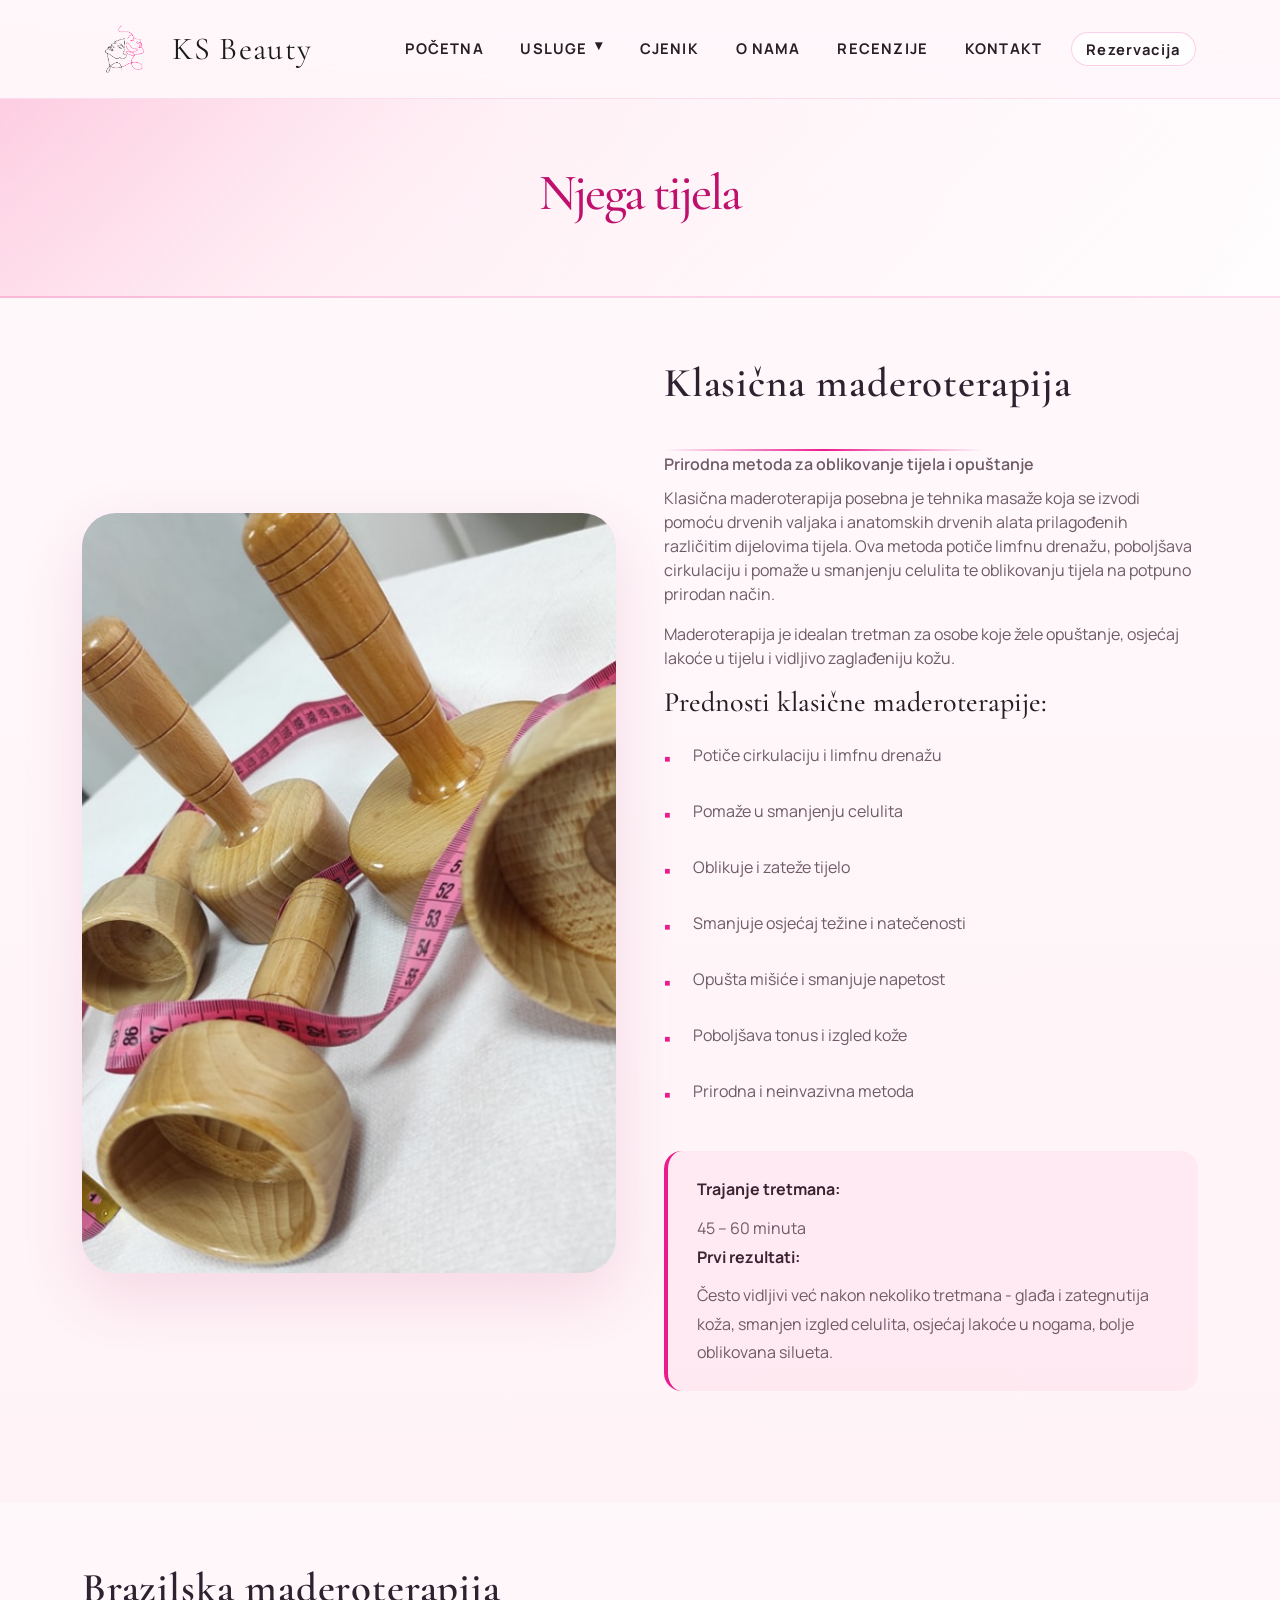
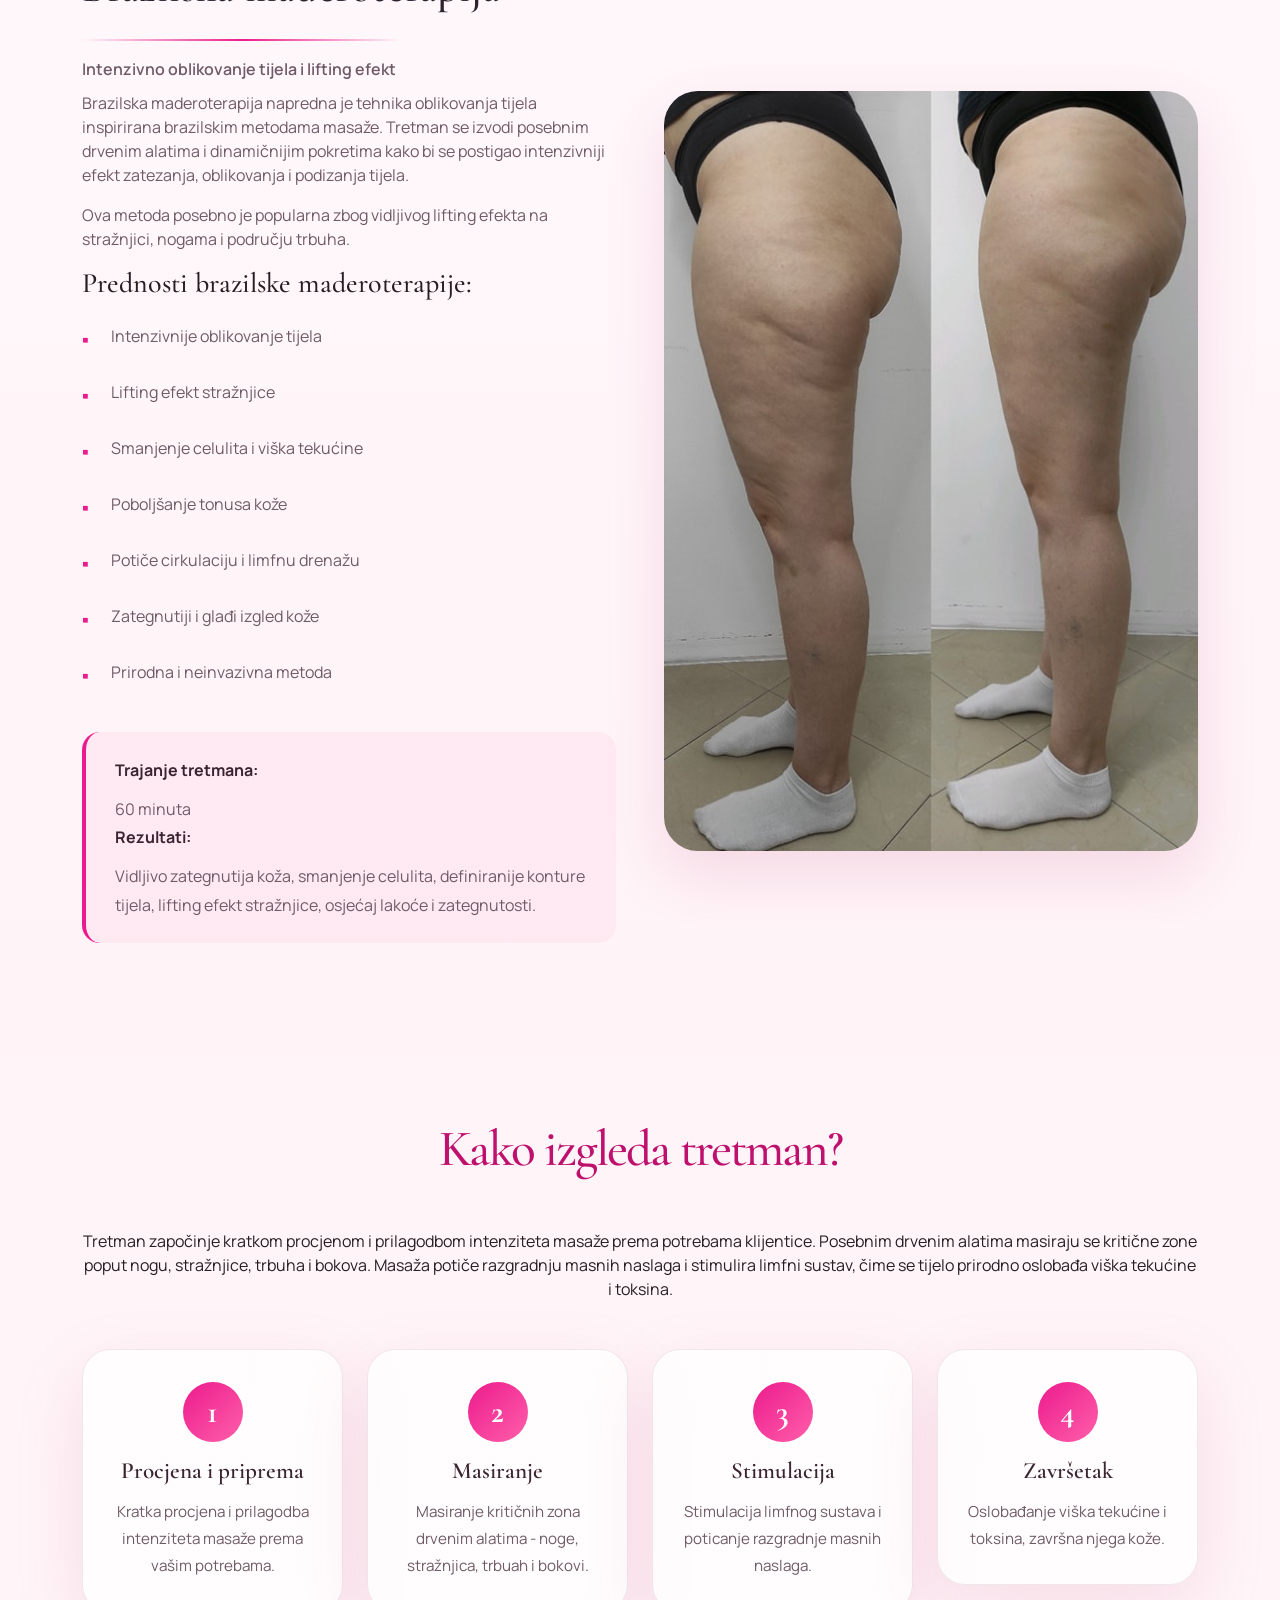
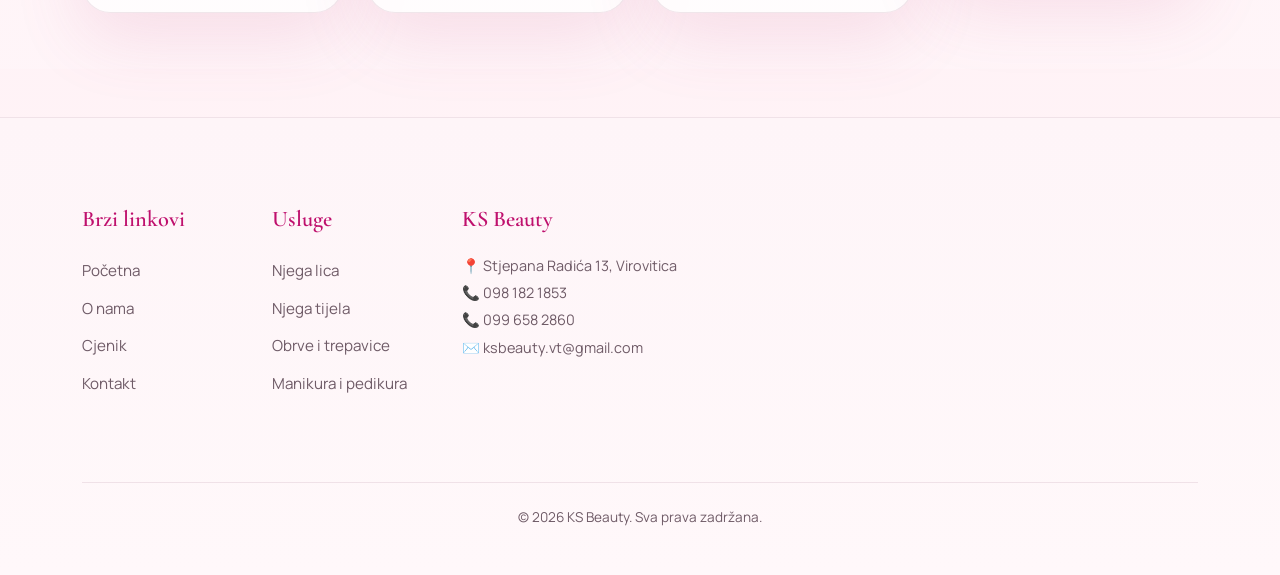
<file: njega-tijela.html>
<!DOCTYPE html>
<html lang="hr">
<head>
  <meta charset="UTF-8" />
  <meta name="viewport" content="width=device-width, initial-scale=1.0" />
  <title>Njega tijela | KS Beauty</title>

  <link rel="preconnect" href="https://fonts.googleapis.com">
  <link rel="preconnect" href="https://fonts.gstatic.com" crossorigin>
  <link href="https://fonts.googleapis.com/css2?family=Cormorant+Garamond:wght@500;600;700&family=Manrope:wght@400;500;600;700;800&display=swap" rel="stylesheet">
  <link href="https://fonts.googleapis.com/css2?family=Parisienne&display=swap" rel="stylesheet">
  <link href="https://cdn.jsdelivr.net/npm/bootstrap@5.3.8/dist/css/bootstrap.min.css" rel="stylesheet">
  <script src="https://cdn.jsdelivr.net/npm/bootstrap@5.3.8/dist/js/bootstrap.bundle.min.js"></script>
  <link rel="stylesheet" href="https://cdn.jsdelivr.net/npm/bootstrap-icons@1.13.1/font/bootstrap-icons.min.css">
  <link rel="icon" type="image/png" href="./logo ks.png">
  <link rel="stylesheet" href="style.css">
</head>
<body class="page-about page-bodycare">
  <div class="page-shell">
    <header class="site-header">
      <nav class="navbar navbar-expand-lg navbar-dark site-nav">
        <div class="container py-2">
          <a class="navbar-brand brand-lockup" href="index.html">
            <img src="./logo ks.png" alt="KS Beauty logo" class="brand-logo brand-logo--wordmark">
            <span class="brand-wordmark">KS Beauty</span>
          </a>

          <button class="navbar-toggler" type="button" data-bs-toggle="collapse" data-bs-target="#mainNav" aria-controls="mainNav" aria-expanded="false" aria-label="Toggle navigation">
            <span class="navbar-toggler-icon"></span>
          </button>

          <div class="collapse navbar-collapse" id="mainNav">
            <ul class="navbar-nav ms-auto gap-lg-3 align-items-lg-center">
              <li class="nav-item"><a class="nav-link" href="index.html#home">Početna</a></li>
              <li class="nav-item dropdown">
                <a class="nav-link dropdown-toggle" href="index.html#tretmani" role="button" data-bs-toggle="dropdown" aria-expanded="false">Usluge</a>
                <ul class="dropdown-menu">
                  <li><a class="dropdown-item" href="njega-lica.html">Njega lica</a></li>
                  <li><a class="dropdown-item" href="njega-tijela.html">Njega tijela</a></li>
                  <li><a class="dropdown-item" href="obrve-trepavice.html">Obrve i trepavice</a></li>
                  <li><a class="dropdown-item" href="manikura-pedikura.html">Manikura</a></li>
                  <li><a class="dropdown-item" href="njega-stopala.html">Njega stopala</a></li>
                  <li><a class="dropdown-item" href="depilacija.html">Depilacija</a></li>
                  <li><a class="dropdown-item" href="trajna-sminka.html">Trajna šminka</a></li>
                </ul>
              </li>
              <li class="nav-item"><a class="nav-link" href="cjenik.html">Cjenik</a></li>
              <li class="nav-item"><a class="nav-link" href="o_nama.html">O nama</a></li>
              <li class="nav-item"><a class="nav-link" href="index.html#recenzije">Recenzije</a></li>
              <li class="nav-item"><a class="nav-link" href="index.html#kontakt">Kontakt</a></li>
              <li class="nav-item"><a class="nav-link nav-cta" href="index.html#rezervacije">Rezervacija</a></li>
            </ul>
          </div>
        </div>
      </nav>
    </header>

    <main>
      <section class="price-page-hero">
        <div class="container text-center">
          <h1 class="price-page-title">Njega tijela</h1>
        </div>
      </section>

      <section class="service-detail-section">
        <div class="container">
          <div class="row align-items-center g-5">
            <div class="col-lg-6">
              <div class="service-detail-image-wrap">
                <img src="./tijelo.jpg" alt="Klasična maderoterapija tretman" class="service-detail-image">
              </div>
            </div>

            <div class="col-lg-6">
              <div class="service-detail-content">
                <h2 class="face-title">Klasična maderoterapija</h2>
                <p class="service-intro">
                  Prirodna metoda za oblikovanje tijela i opuštanje
                </p>
                
                <p>Klasična maderoterapija posebna je tehnika masaže koja se izvodi pomoću drvenih valjaka i anatomskih drvenih alata prilagođenih različitim dijelovima tijela. Ova metoda potiče limfnu drenažu, poboljšava cirkulaciju i pomaže u smanjenju celulita te oblikovanju tijela na potpuno prirodan način.</p>

                <p>Maderoterapija je idealan tretman za osobe koje žele opuštanje, osjećaj lakoće u tijelu i vidljivo zaglađeniju kožu.</p>

                <h3 class="service-subtitle">Prednosti klasične maderoterapije:</h3>
                <ul class="service-benefits">
                  <li>Potiče cirkulaciju i limfnu drenažu</li>
                  <li>Pomaže u smanjenju celulita</li>
                  <li>Oblikuje i zateže tijelo</li>
                  <li>Smanjuje osjećaj težine i natečenosti</li>
                  <li>Opušta mišiće i smanjuje napetost</li>
                  <li>Poboljšava tonus i izgled kože</li>
                  <li>Prirodna i neinvazivna metoda</li>
                </ul>

                <div class="service-benefits-highlight">
                  <p><strong>Trajanje tretmana:</strong> 45 – 60 minuta</p>
                  <p><strong>Prvi rezultati:</strong> Često vidljivi već nakon nekoliko tretmana - glađa i zategnutija koža, smanjen izgled celulita, osjećaj lakoće u nogama, bolje oblikovana silueta.</p>
                </div>

              </div>
            </div>
          </div>
        </div>
      </section>


      <section class="service-detail-section bg-light">
        <div class="container">
          <div class="row align-items-center g-5">
            <div class="col-lg-6 order-lg-2">
              <div class="service-detail-image-wrap">
                <img src="maderoterapija.jpg" alt="Brazilska maderoterapija tretman" class="service-detail-image">
              </div>
            </div>

            <div class="col-lg-6 order-lg-1">
              <div class="service-detail-content">
                <h2>Brazilska maderoterapija</h2>
                <p class="service-intro">
                  Intenzivno oblikovanje tijela i lifting efekt
                </p>
                
                <p>Brazilska maderoterapija napredna je tehnika oblikovanja tijela inspirirana brazilskim metodama masaže. Tretman se izvodi posebnim drvenim alatima i dinamičnijim pokretima kako bi se postigao intenzivniji efekt zatezanja, oblikovanja i podizanja tijela.</p>

                <p>Ova metoda posebno je popularna zbog vidljivog lifting efekta na stražnjici, nogama i području trbuha.</p>

                <h3 class="service-subtitle">Prednosti brazilske maderoterapije:</h3>
                <ul class="service-benefits">
                  <li>Intenzivnije oblikovanje tijela</li>
                  <li>Lifting efekt stražnjice</li>
                  <li>Smanjenje celulita i viška tekućine</li>
                  <li>Poboljšanje tonusa kože</li>
                  <li>Potiče cirkulaciju i limfnu drenažu</li>
                  <li>Zategnutiji i glađi izgled kože</li>
                  <li>Prirodna i neinvazivna metoda</li>
                </ul>

                <div class="service-benefits-highlight">
                  <p><strong>Trajanje tretmana:</strong> 60 minuta</p>
                  <p><strong>Rezultati:</strong> Vidljivo zategnutija koža, smanjenje celulita, definiranije konture tijela, lifting efekt stražnjice, osjećaj lakoće i zategnutosti.</p>
                </div>

              </div>
            </div>
          </div>
        </div>
      </section>

      <section class="service-process-section">
        <div class="container">
          <h2 class="text-center mb-5">Kako izgleda tretman?</h2>
          
          <p class="text-center mb-5">Tretman započinje kratkom procjenom i prilagodbom intenziteta masaže prema potrebama klijentice. Posebnim drvenim alatima masiraju se kritične zone poput nogu, stražnjice, trbuha i bokova. Masaža potiče razgradnju masnih naslaga i stimulira limfni sustav, čime se tijelo prirodno oslobađa viška tekućine i toksina.</p>

          <div class="row g-4">
            <div class="col-md-6 col-lg-3">
              <div class="process-card">
                <div class="process-number">1</div>
                <h4>Procjena i priprema</h4>
                <p>Kratka procjena i prilagodba intenziteta masaže prema vašim potrebama.</p>
              </div>
            </div>
            <div class="col-md-6 col-lg-3">
              <div class="process-card">
                <div class="process-number">2</div>
                <h4>Masiranje</h4>
                <p>Masiranje kritičnih zona drvenim alatima - noge, stražnjica, trbuah i bokovi.</p>
              </div>
            </div>
            <div class="col-md-6 col-lg-3">
              <div class="process-card">
                <div class="process-number">3</div>
                <h4>Stimulacija</h4>
                <p>Stimulacija limfnog sustava i poticanje razgradnje masnih naslaga.</p>
              </div>
            </div>
            <div class="col-md-6 col-lg-3">
              <div class="process-card">
                <div class="process-number">4</div>
                <h4>Završetak</h4>
                <p>Oslobađanje viška tekućine i toksina, završna njega kože.</p>
              </div>
            </div>
          </div>
        </div>
      </section>

      <footer class="site-footer mt-5">
        <div class="container">
          <div class="row g-4 py-5 footer-content">
            <div class="col-md-3 col-lg-2">
              <h5 class="footer-title">Brzi linkovi</h5>
              <ul class="footer-list">
                <li><a href="index.html">Početna</a></li>
                <li><a href="o_nama.html">O nama</a></li>
                <li><a href="cjenik.html">Cjenik</a></li>
                <li><a href="index.html#kontakt">Kontakt</a></li>
              </ul>
            </div>
            <div class="col-md-3 col-lg-2">
              <h5 class="footer-title">Usluge</h5>
              <ul class="footer-list">
                <li><a href="njega-lica.html">Njega lica</a></li>
                <li><a href="njega-tijela.html">Njega tijela</a></li>
                <li><a href="obrve-trepavice.html">Obrve i trepavice</a></li>
                <li><a href="manikura-pedikura.html">Manikura i pedikura</a></li>
              </ul>
            </div>
            <div class="col-md-6 col-lg-6">
              <h5 class="footer-title">KS Beauty</h5>
              <p class="footer-contact">
                📍 Stjepana Radića 13, Virovitica<br>
                📞 098 182 1853<br>
                📞 099 658 2860<br>
                ✉️ ksbeauty.vt@gmail.com
              </p>
            </div>
          </div>
          <div class="footer-bottom">
            <p>&copy; 2026 KS Beauty. Sva prava zadržana.</p>
          </div>
        </div>
      </footer>
    </main>
  </div>
</body>
</html>
</file>
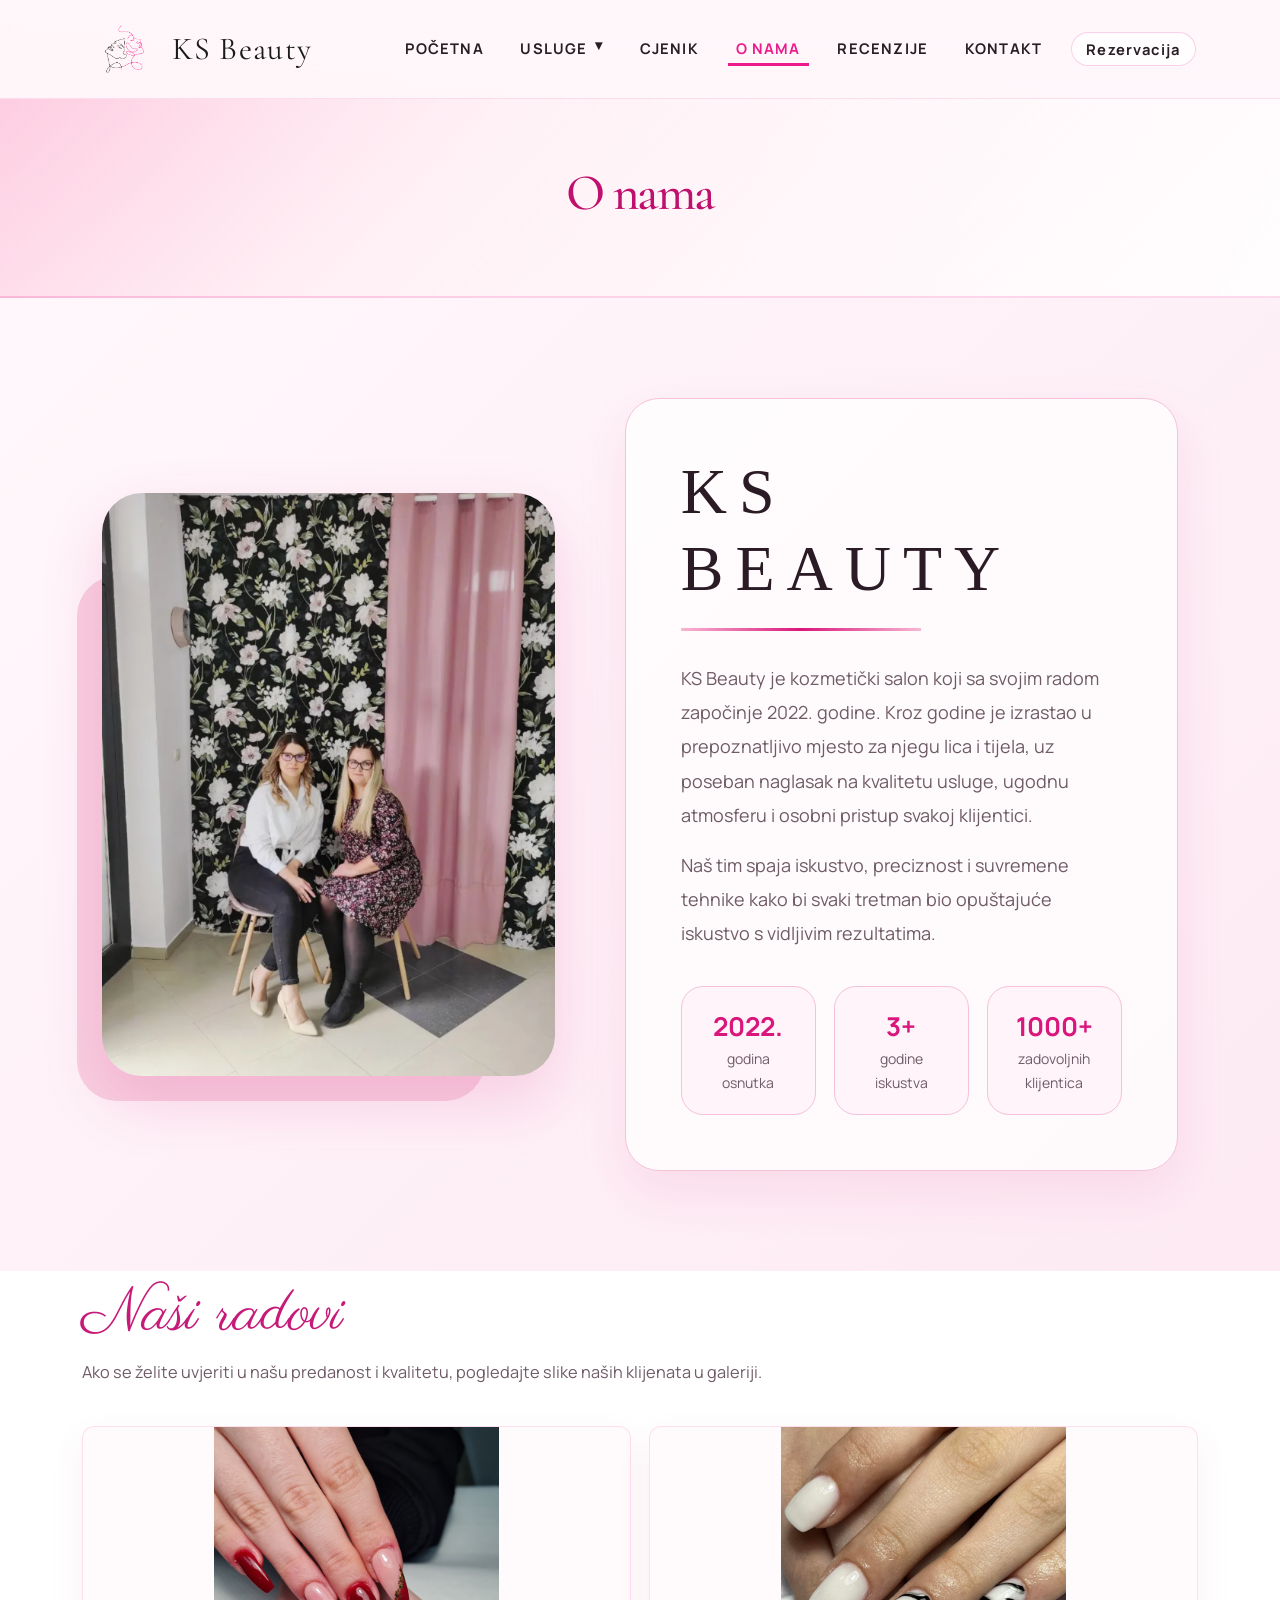
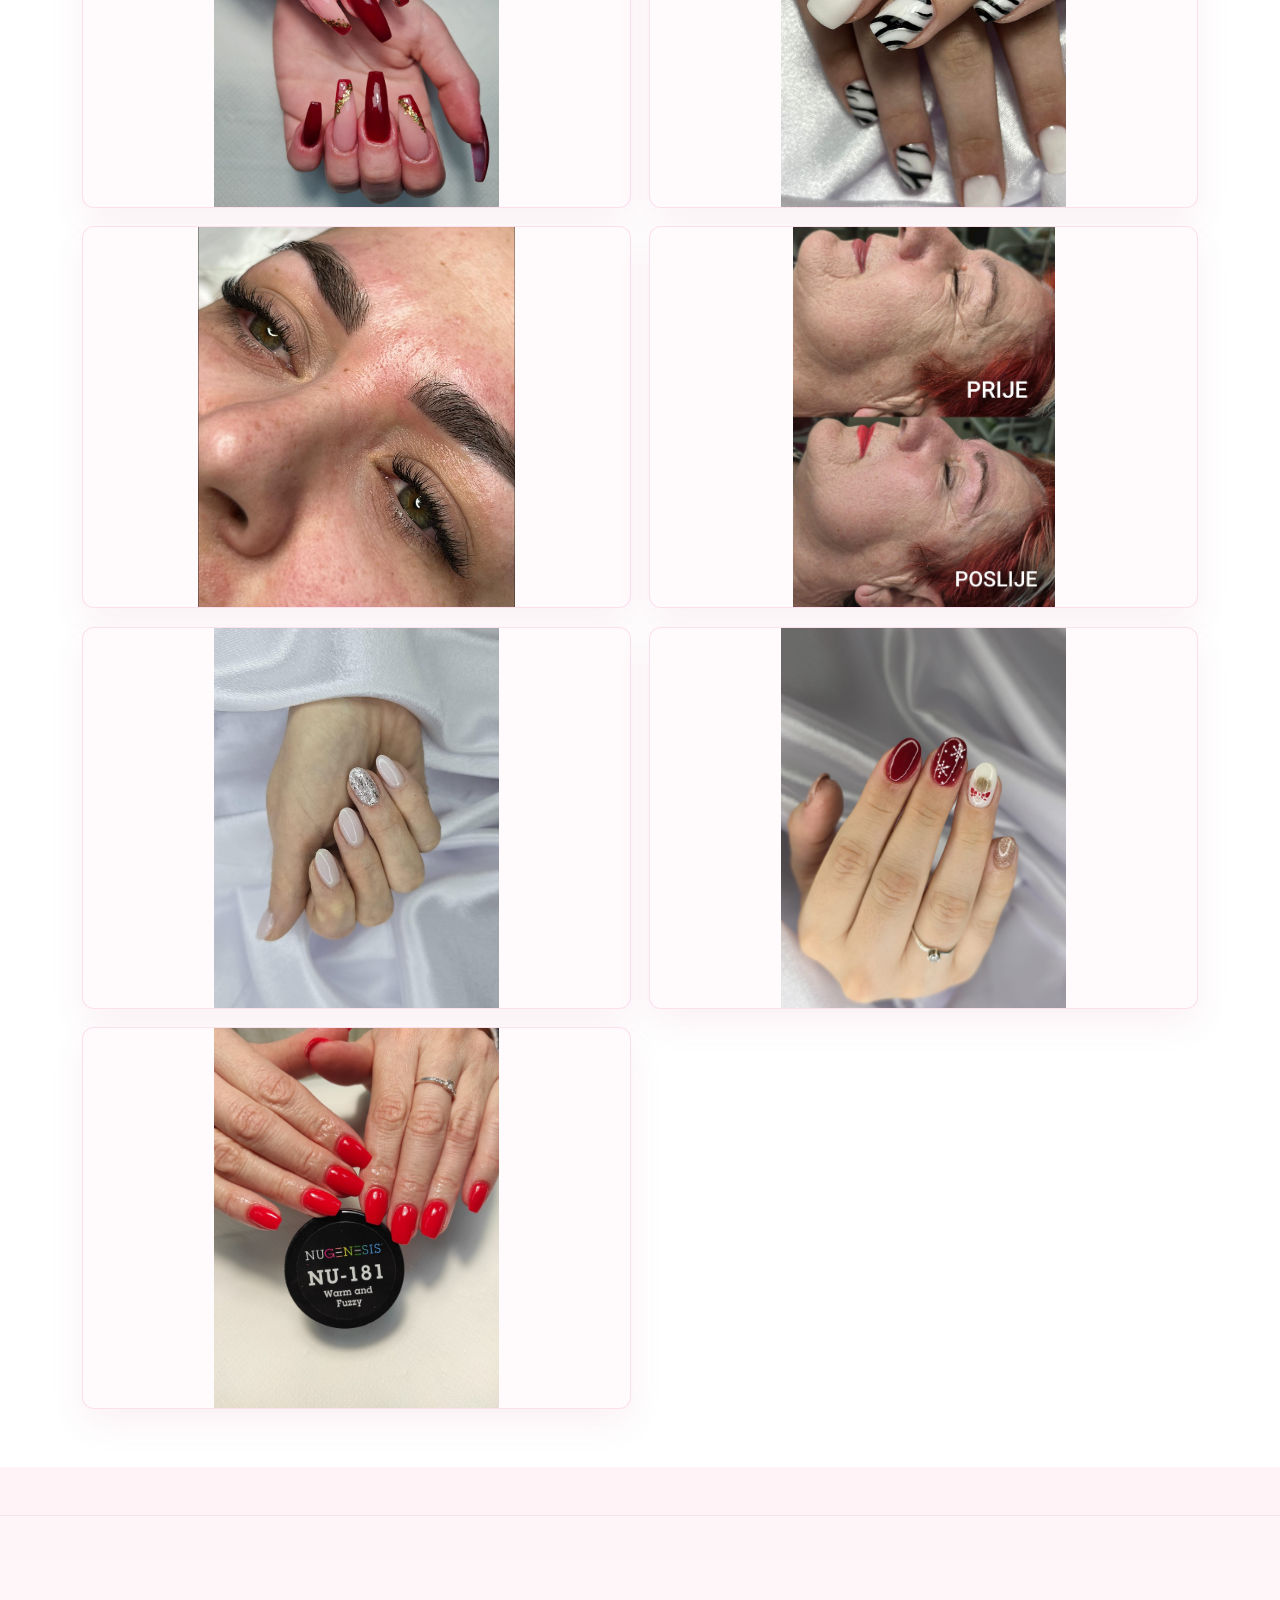
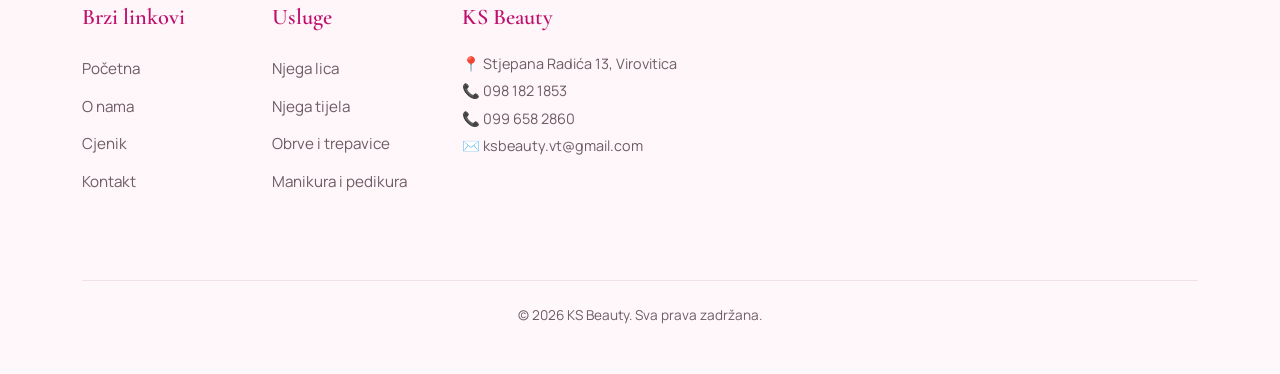
<file: o_nama.html>
<!DOCTYPE html>
<html lang="hr">
<head>
  <meta charset="UTF-8" />
  <meta name="viewport" content="width=device-width, initial-scale=1.0" />
  <title>O nama | KS Beauty</title>

  <link rel="preconnect" href="https://fonts.googleapis.com">
  <link rel="preconnect" href="https://fonts.gstatic.com" crossorigin>
  <link href="https://fonts.googleapis.com/css2?family=Cormorant+Garamond:wght@500;600;700&family=Manrope:wght@400;500;600;700;800&display=swap" rel="stylesheet">
  <link href="https://fonts.googleapis.com/css2?family=Parisienne&display=swap" rel="stylesheet">
  <link href="https://cdn.jsdelivr.net/npm/bootstrap@5.3.8/dist/css/bootstrap.min.css" rel="stylesheet">
  <script src="https://cdn.jsdelivr.net/npm/bootstrap@5.3.8/dist/js/bootstrap.bundle.min.js"></script>
  <link rel="stylesheet" href="https://cdn.jsdelivr.net/npm/bootstrap-icons@1.13.1/font/bootstrap-icons.min.css">
  <link rel="icon" type="image/png" href="./logo ks.png">
  <link rel="stylesheet" href="style.css">
</head>
<body class="page-about">
  <div class="page-shell">
    <header class="site-header">
      <nav class="navbar navbar-expand-lg navbar-dark site-nav">
        <div class="container py-2">
          <a class="navbar-brand brand-lockup" href="index.html">
            <img src="./logo ks.png" alt="KS Beauty logo" class="brand-logo brand-logo--wordmark">
            <span class="brand-wordmark">KS Beauty</span>
          </a>

          <button class="navbar-toggler" type="button" data-bs-toggle="collapse" data-bs-target="#mainNav" aria-controls="mainNav" aria-expanded="false" aria-label="Toggle navigation">
            <span class="navbar-toggler-icon"></span>
          </button>

          <div class="collapse navbar-collapse" id="mainNav">
            <ul class="navbar-nav ms-auto gap-lg-3 align-items-lg-center">
              <li class="nav-item"><a class="nav-link" href="index.html#home">Početna</a></li>
              <li class="nav-item dropdown">
                <a class="nav-link dropdown-toggle" href="index.html#tretmani" role="button" data-bs-toggle="dropdown" aria-expanded="false">Usluge</a>
                <ul class="dropdown-menu">
                  <li><a class="dropdown-item" href="njega-lica.html">Njega lica</a></li>
                  <li><a class="dropdown-item" href="njega-tijela.html">Njega tijela</a></li>
                  <li><a class="dropdown-item" href="obrve-trepavice.html">Obrve i trepavice</a></li>
                  <li><a class="dropdown-item" href="manikura-pedikura.html">Manikura</a></li>
                  <li><a class="dropdown-item" href="njega-stopala.html">Njega stopala</a></li>
                  <li><a class="dropdown-item" href="depilacija.html">Depilacija</a></li>
                  <li><a class="dropdown-item" href="trajna-sminka.html">Trajna šminka</a></li>
                </ul>
              </li>
              <li class="nav-item"><a class="nav-link" href="cjenik.html">Cjenik</a></li>
              <li class="nav-item"><a class="nav-link active" href="o_nama.html">O nama</a></li>
              <li class="nav-item"><a class="nav-link" href="index.html#recenzije">Recenzije</a></li>
              <li class="nav-item"><a class="nav-link" href="index.html#kontakt">Kontakt</a></li>
              <li class="nav-item"><a class="nav-link nav-cta" href="index.html#rezervacije">Rezervacija</a></li>
            </ul>
          </div>
        </div>
      </nav>
    </header>

    <main>
          <section class="price-page-hero">
        <div class="container text-center">
          <h1 class="price-page-title">O nama</h1>
        </div>
        </section>
              <section class="about-section">
          <div class="about-wrapper">

            <div class="about-image">
              <img src="o nama.png" alt="KS Beauty salon">
            </div>

            <div class="about-content">
              <h2>KS BEAUTY</h2>
              <div class="about-line"></div>

              <p>
                KS Beauty je kozmetički salon koji sa svojim radom započinje 2022. godine.
                Kroz godine je izrastao u prepoznatljivo mjesto za njegu lica i tijela,
                uz poseban naglasak na kvalitetu usluge, ugodnu atmosferu i osobni pristup
                svakoj klijentici.
              </p>

              <p>
                Naš tim spaja iskustvo, preciznost i suvremene tehnike kako bi svaki tretman
                bio opuštajuće iskustvo s vidljivim rezultatima.
              </p>

              <div class="about-stats">
                <div class="stat-box">
                  <strong>2022.</strong>
                  <span>godina osnutka</span>
                </div>
                <div class="stat-box">
                  <strong>3+</strong>
                  <span>godine iskustva</span>
                </div>
                <div class="stat-box">
                  <strong>1000+</strong>
                  <span>zadovoljnih klijentica</span>
                </div>
              </div>
            </div>

          </div>
        </section>
      <section class="about-gallery-section">
        <div class="container">
          <div class="about-gallery-heading">
            <h2 class="services-script">Naši radovi</h2>
            <p class="services-description">Ako se želite uvjeriti u našu predanost i kvalitetu, pogledajte slike naših klijenata u galeriji.</p>
          </div>

          <div class="about-gallery-grid">
            <article class="about-gallery-item about-gallery-item-wide">
              <img src="./nokti.jpg" alt="KS Beauty radovi - interijer" class="about-gallery-image">
            </article>
            <article class="about-gallery-item about-gallery-item-tall">
              <img src="./nokti1.jpg" alt="KS Beauty manikura" class="about-gallery-image">
            </article>
            <article class="about-gallery-item about-gallery-item-wide">
              <img src="./trepavice1.jpg" alt="KS Beauty trepavice" class="about-gallery-image">
            </article>
            <article class="about-gallery-item about-gallery-item-tall">
              <img src="./njega lica.jpg" alt="KS Beauty tretmani" class="about-gallery-image">
            </article>
            <article class="about-gallery-item about-gallery-item-tall">
              <img src="./nokti2.jpg" alt="KS Beauty tretmani" class="about-gallery-image">
            </article>
            <article class="about-gallery-item about-gallery-item-tall">
              <img src="./nokti3.jpg" alt="KS Beauty tretmani" class="about-gallery-image">
            </article>
            <article class="about-gallery-item about-gallery-item-tall">
              <img src="./nokti4.jpg" alt="KS Beauty tretmani" class="about-gallery-image">
            </article>
          </div>
        </div>
      </section>
    </main>

      <footer class="site-footer mt-5">
        <div class="container">
          <div class="row g-4 py-5 footer-content">
            <div class="col-md-3 col-lg-2">
              <h5 class="footer-title">Brzi linkovi</h5>
              <ul class="footer-list">
                <li><a href="index.html">Početna</a></li>
                <li><a href="o_nama.html">O nama</a></li>
                <li><a href="cjenik.html">Cjenik</a></li>
                <li><a href="index.html#kontakt">Kontakt</a></li>
              </ul>
            </div>
            <div class="col-md-3 col-lg-2">
              <h5 class="footer-title">Usluge</h5>
              <ul class="footer-list">
                <li><a href="njega-lica.html">Njega lica</a></li>
                <li><a href="njega-tijela.html">Njega tijela</a></li>
                <li><a href="obrve-trepavice.html">Obrve i trepavice</a></li>
                <li><a href="manikura-pedikura.html">Manikura i pedikura</a></li>
              </ul>
            </div>
            <div class="col-md-6 col-lg-6">
              <h5 class="footer-title">KS Beauty</h5>
              <p class="footer-contact">
                📍 Stjepana Radića 13, Virovitica<br>
                📞 098 182 1853<br>
                📞 099 658 2860<br>
                ✉️ ksbeauty.vt@gmail.com
              </p>
            </div>
          </div>
          <div class="footer-bottom">
            <p>&copy; 2026 KS Beauty. Sva prava zadržana.</p>
          </div>
        </div>
      </footer>
  </div>
</body>
</html>
</file>
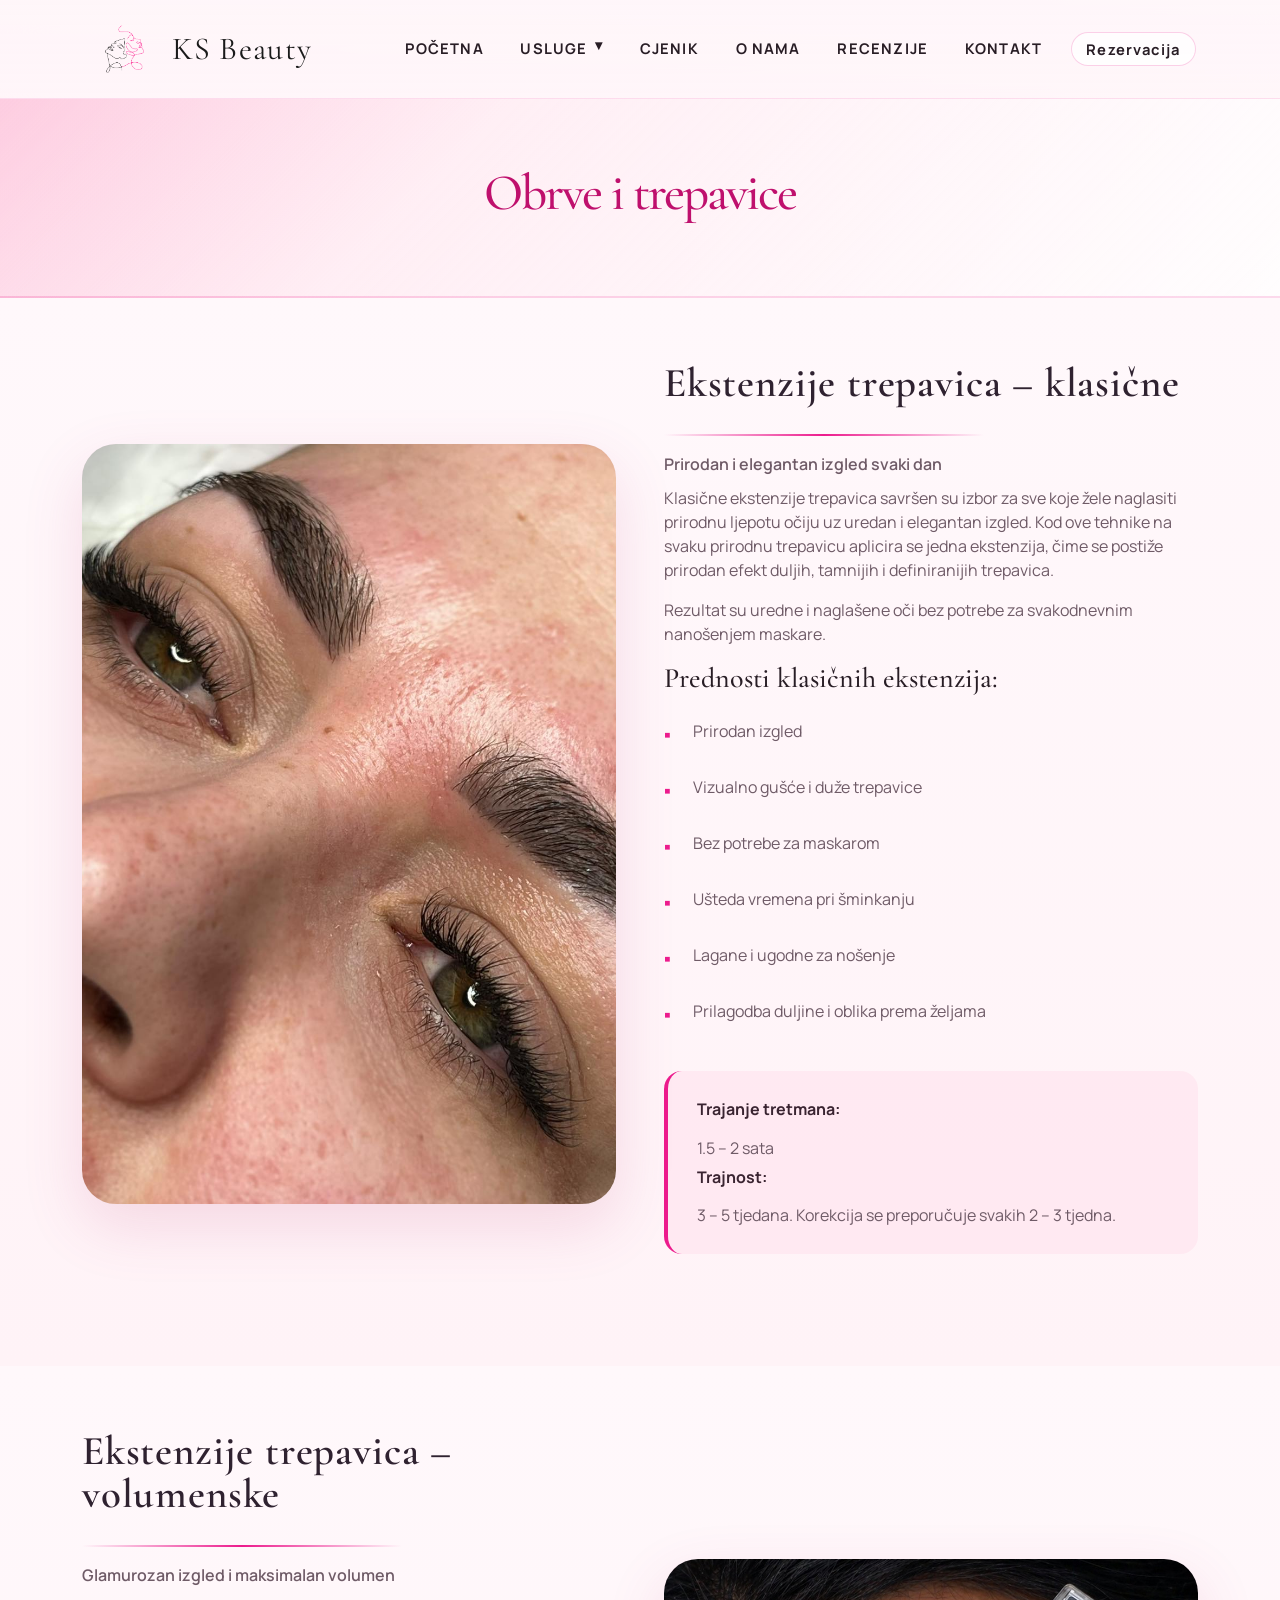
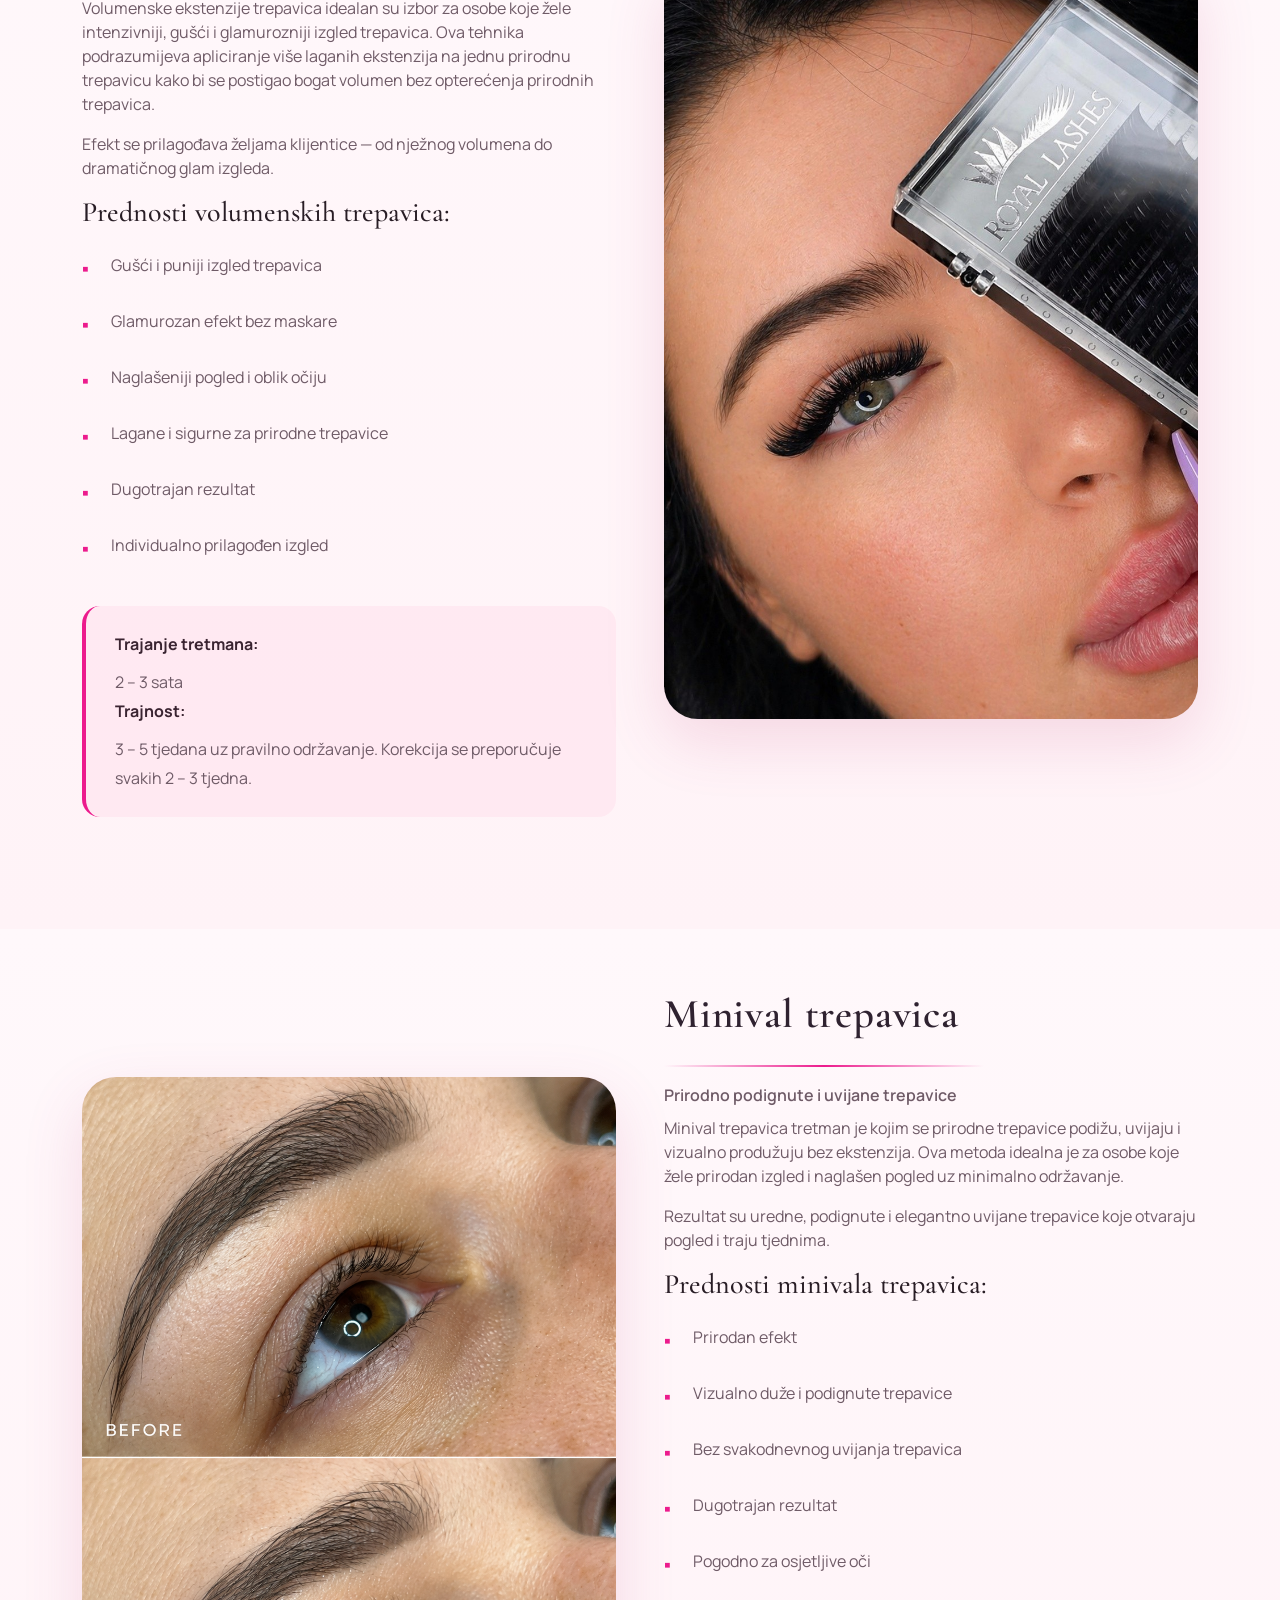
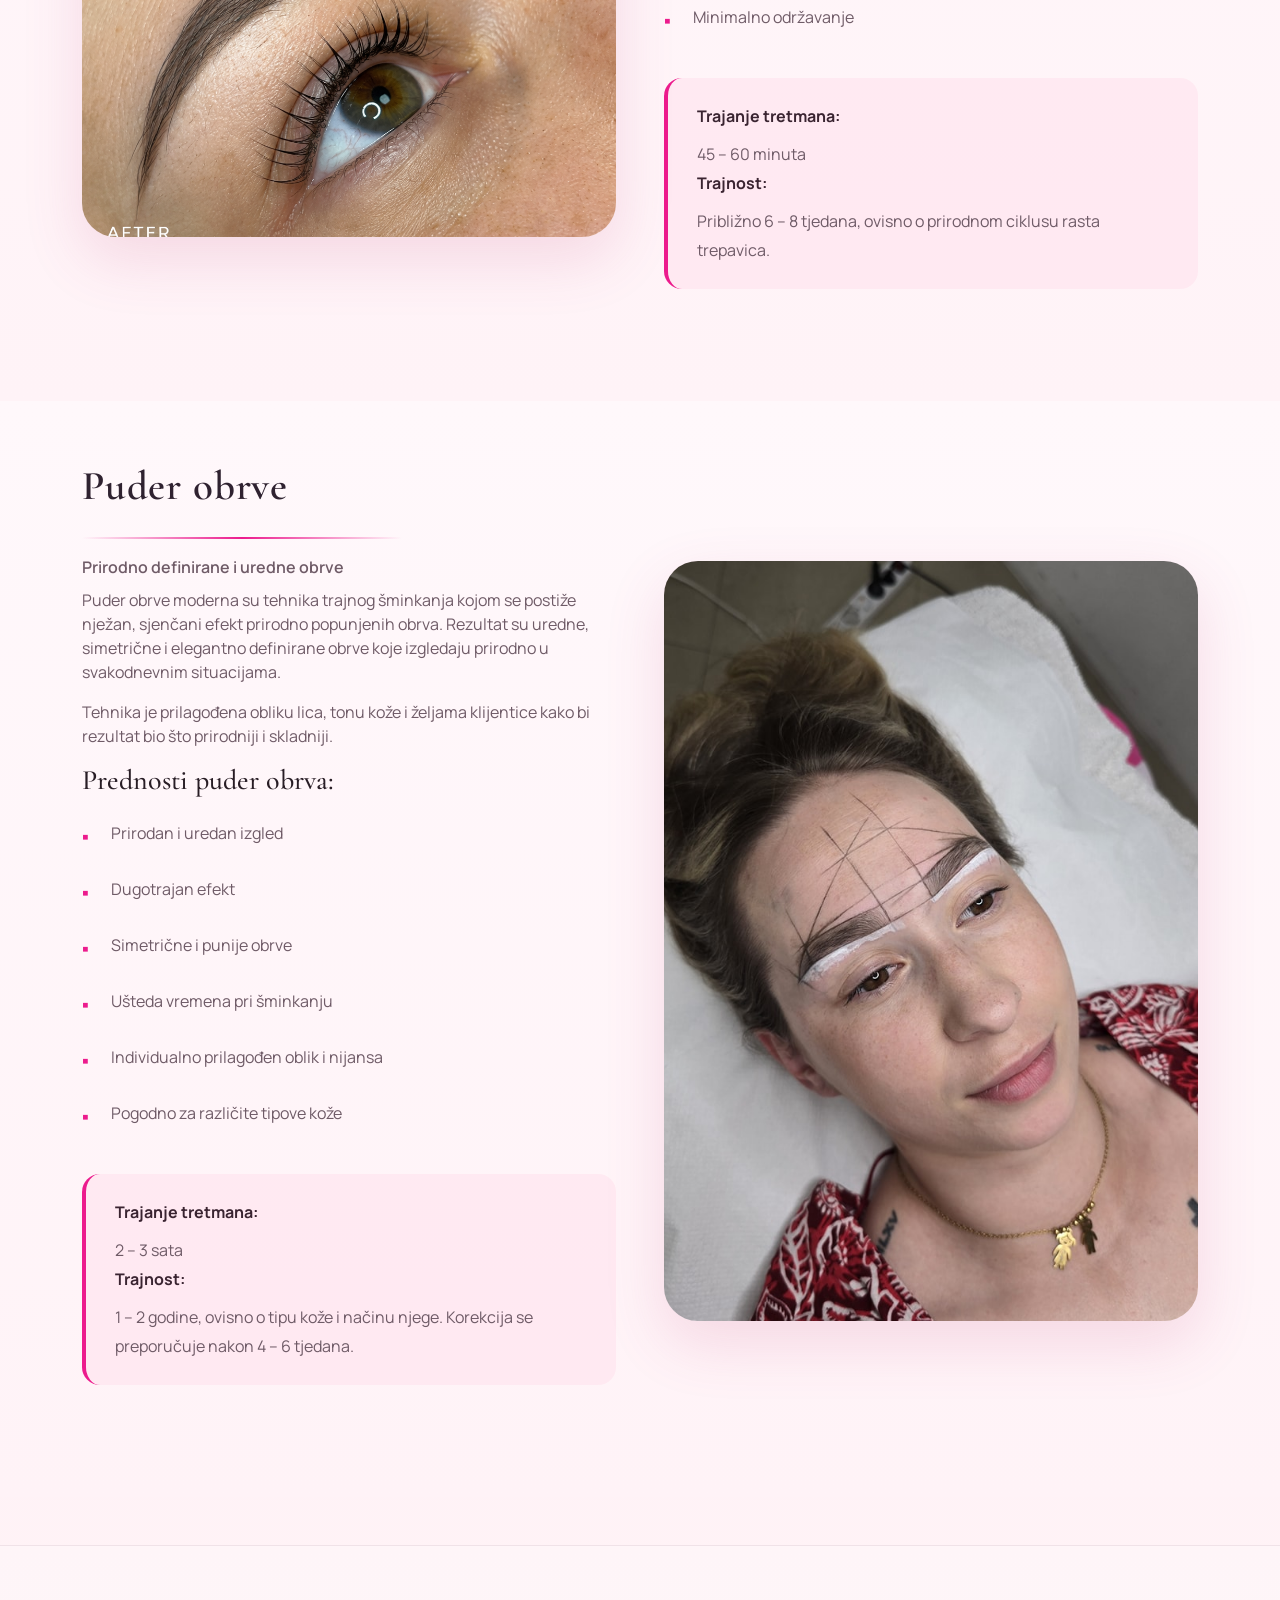
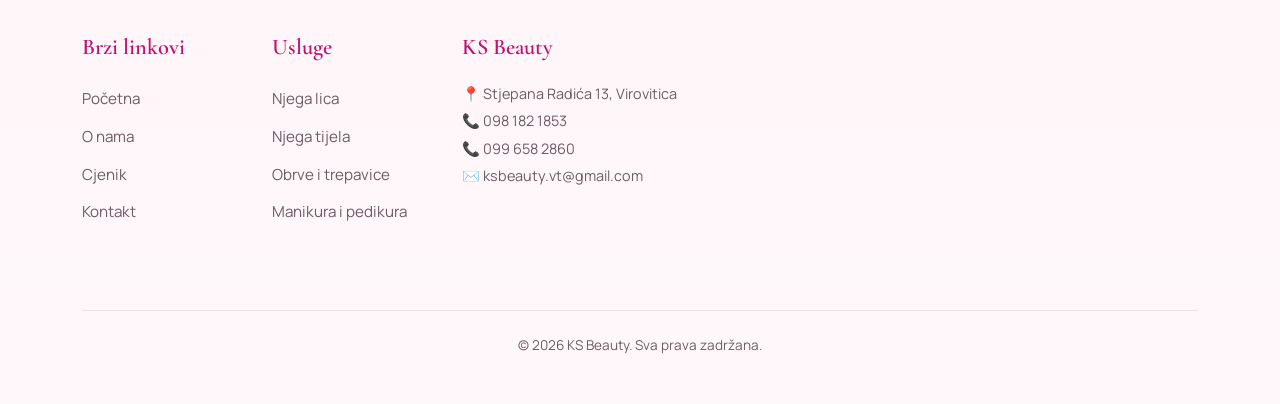
<file: obrve-trepavice.html>
<!DOCTYPE html>
<html lang="hr">
<head>
  <meta charset="UTF-8" />
  <meta name="viewport" content="width=device-width, initial-scale=1.0" />
  <title>Obrve i trepavice | KS Beauty</title>

  <link rel="preconnect" href="https://fonts.googleapis.com">
  <link rel="preconnect" href="https://fonts.gstatic.com" crossorigin>
  <link href="https://fonts.googleapis.com/css2?family=Cormorant+Garamond:wght@500;600;700&family=Manrope:wght@400;500;600;700;800&display=swap" rel="stylesheet">
  <link href="https://fonts.googleapis.com/css2?family=Parisienne&display=swap" rel="stylesheet">
  <link href="https://cdn.jsdelivr.net/npm/bootstrap@5.3.8/dist/css/bootstrap.min.css" rel="stylesheet">
  <script src="https://cdn.jsdelivr.net/npm/bootstrap@5.3.8/dist/js/bootstrap.bundle.min.js"></script>
  <link rel="stylesheet" href="https://cdn.jsdelivr.net/npm/bootstrap-icons@1.13.1/font/bootstrap-icons.min.css">
  <link rel="icon" type="image/png" href="./logo ks.png">
  <link rel="stylesheet" href="style.css">
</head>
<body class="page-about">
  <div class="page-shell">
    <header class="site-header">
      <nav class="navbar navbar-expand-lg navbar-dark site-nav">
        <div class="container py-2">
          <a class="navbar-brand brand-lockup" href="index.html">
            <img src="./logo ks.png" alt="KS Beauty logo" class="brand-logo brand-logo--wordmark">
            <span class="brand-wordmark">KS Beauty</span>
          </a>

          <button class="navbar-toggler" type="button" data-bs-toggle="collapse" data-bs-target="#mainNav" aria-controls="mainNav" aria-expanded="false" aria-label="Toggle navigation">
            <span class="navbar-toggler-icon"></span>
          </button>

          <div class="collapse navbar-collapse" id="mainNav">
            <ul class="navbar-nav ms-auto gap-lg-3 align-items-lg-center">
              <li class="nav-item"><a class="nav-link" href="index.html#home">Početna</a></li>
              <li class="nav-item dropdown">
                <a class="nav-link dropdown-toggle" href="index.html#tretmani" role="button" data-bs-toggle="dropdown" aria-expanded="false">Usluge</a>
                <ul class="dropdown-menu">
                  <li><a class="dropdown-item" href="njega-lica.html">Njega lica</a></li>
                  <li><a class="dropdown-item" href="njega-tijela.html">Njega tijela</a></li>
                  <li><a class="dropdown-item" href="obrve-trepavice.html">Obrve i trepavice</a></li>
                  <li><a class="dropdown-item" href="manikura-pedikura.html">Manikura</a></li>
                  <li><a class="dropdown-item" href="njega-stopala.html">Njega stopala</a></li>
                  <li><a class="dropdown-item" href="depilacija.html">Depilacija</a></li>
                  <li><a class="dropdown-item" href="trajna-sminka.html">Trajna šminka</a></li>
                </ul>
              </li>
              <li class="nav-item"><a class="nav-link" href="cjenik.html">Cjenik</a></li>
              <li class="nav-item"><a class="nav-link" href="o_nama.html">O nama</a></li>
              <li class="nav-item"><a class="nav-link" href="index.html#recenzije">Recenzije</a></li>
              <li class="nav-item"><a class="nav-link" href="index.html#kontakt">Kontakt</a></li>
              <li class="nav-item"><a class="nav-link nav-cta" href="index.html#rezervacije">Rezervacija</a></li>
            </ul>
          </div>
        </div>
      </nav>
    </header>

    <main>
      <section class="price-page-hero">
        <div class="container text-center">
          <h1 class="price-page-title">Obrve i trepavice</h1>
        </div>
      </section>

      <section class="service-detail-section">
        <div class="container">
          <div class="row align-items-center g-5">
            <div class="col-lg-6">
              <div class="service-detail-image-wrap">
                <img src="./klasicne.jpg" alt="Obrve i trepavice tretman" class="service-detail-image">
              </div>
            </div>

            <div class="col-lg-6">
              <div class="service-detail-content">
                <h2>Ekstenzije trepavica – klasične</h2>
                <p class="service-intro">
                  Prirodan i elegantan izgled svaki dan
                </p>
                
                <p class="muted">Klasične ekstenzije trepavica savršen su izbor za sve koje žele naglasiti prirodnu ljepotu očiju uz uredan i elegantan izgled. Kod ove tehnike na svaku prirodnu trepavicu aplicira se jedna ekstenzija, čime se postiže prirodan efekt duljih, tamnijih i definiranijih trepavica.</p>

                <p class="muted">Rezultat su uredne i naglašene oči bez potrebe za svakodnevnim nanošenjem maskare.</p>

                <h3 class="service-subtitle">Prednosti klasičnih ekstenzija:</h3>
                <ul class="service-benefits">
                  <li> Prirodan izgled</li>
                  <li> Vizualno gušće i duže trepavice</li>
                  <li> Bez potrebe za maskarom</li>
                  <li> Ušteda vremena pri šminkanju</li>
                  <li> Lagane i ugodne za nošenje</li>
                  <li> Prilagodba duljine i oblika prema željama</li>
                </ul>

                <div class="service-benefits-highlight">
                  <p><strong>Trajanje tretmana:</strong> 1.5 – 2 sata</p>
                  <p><strong>Trajnost:</strong> 3 – 5 tjedana. Korekcija se preporučuje svakih 2 – 3 tjedna.</p>
                </div>
              </div>
            </div>
          </div>
        </div>
      </section>


      <section class="service-detail-section bg-light">
        <div class="container">
          <div class="row align-items-center g-5">
            <div class="col-lg-6 order-lg-2">
              <div class="service-detail-image-wrap">
                <img src="./volumenske.jpg" alt="Volumenske ekstenzije trepavica" class="service-detail-image">
              </div>
            </div>

            <div class="col-lg-6 order-lg-1">
              <div class="service-detail-content">
                <h2>Ekstenzije trepavica – volumenske</h2>
                <p class="service-intro">
                  Glamurozan izgled i maksimalan volumen
                </p>
                
                <p>Volumenske ekstenzije trepavica idealan su izbor za osobe koje žele intenzivniji, gušći i glamurozniji izgled trepavica. Ova tehnika podrazumijeva apliciranje više laganih ekstenzija na jednu prirodnu trepavicu kako bi se postigao bogat volumen bez opterećenja prirodnih trepavica.</p>

                <p>Efekt se prilagođava željama klijentice — od nježnog volumena do dramatičnog glam izgleda.</p>

                <h3 class="service-subtitle">Prednosti volumenskih trepavica:</h3>
                <ul class="service-benefits">
                  <li> Gušći i puniji izgled trepavica</li>
                  <li> Glamurozan efekt bez maskare</li>
                  <li> Naglašeniji pogled i oblik očiju</li>
                  <li> Lagane i sigurne za prirodne trepavice</li>
                  <li> Dugotrajan rezultat</li>
                  <li> Individualno prilagođen izgled</li>
                </ul>

                <div class="service-benefits-highlight">
                  <p><strong>Trajanje tretmana:</strong> 2 – 3 sata</p>
                  <p><strong>Trajnost:</strong> 3 – 5 tjedana uz pravilno održavanje. Korekcija se preporučuje svakih 2 – 3 tjedna.</p>
                </div>

              </div>
            </div>
          </div>
        </div>
      </section>

      <section class="service-detail-section">
        <div class="container">
          <div class="row align-items-center g-5">
            <div class="col-lg-6">
              <div class="service-detail-image-wrap">
                <img src="./lash lift.png" alt="Minival trepavica tretman" class="service-detail-image">
              </div>
            </div>

            <div class="col-lg-6">
              <div class="service-detail-content">
                <h2>Minival trepavica</h2>
                <p class="service-intro">
                  Prirodno podignute i uvijane trepavice
                </p>
                
                <p>Minival trepavica tretman je kojim se prirodne trepavice podižu, uvijaju i vizualno produžuju bez ekstenzija. Ova metoda idealna je za osobe koje žele prirodan izgled i naglašen pogled uz minimalno održavanje.</p>

                <p>Rezultat su uredne, podignute i elegantno uvijane trepavice koje otvaraju pogled i traju tjednima.</p>

                <h3 class="service-subtitle">Prednosti minivala trepavica:</h3>
                <ul class="service-benefits">
                  <li> Prirodan efekt</li>
                  <li> Vizualno duže i podignute trepavice</li>
                  <li> Bez svakodnevnog uvijanja trepavica</li>
                  <li> Dugotrajan rezultat</li>
                  <li> Pogodno za osjetljive oči</li>
                  <li> Minimalno održavanje</li>
                </ul>

                <div class="service-benefits-highlight">
                  <p><strong>Trajanje tretmana:</strong> 45 – 60 minuta</p>
                  <p><strong>Trajnost:</strong> Približno 6 – 8 tjedana, ovisno o prirodnom ciklusu rasta trepavica.</p>
                </div>

              </div>
            </div>
          </div>
        </div>
      </section>

      <section class="service-detail-section bg-light">
        <div class="container">
          <div class="row align-items-center g-5">
            <div class="col-lg-6 order-lg-2">
              <div class="service-detail-image-wrap">
                <img src="./puder obrve.jpg" alt="Puder obrve tretman" class="service-detail-image">
              </div>
            </div>

            <div class="col-lg-6 order-lg-1">
              <div class="service-detail-content">
                <h2>Puder obrve</h2>
                <p class="service-intro">
                  Prirodno definirane i uredne obrve
                </p>
                
                <p>Puder obrve moderna su tehnika trajnog šminkanja kojom se postiže nježan, sjenčani efekt prirodno popunjenih obrva. Rezultat su uredne, simetrične i elegantno definirane obrve koje izgledaju prirodno u svakodnevnim situacijama.</p>

                <p>Tehnika je prilagođena obliku lica, tonu kože i željama klijentice kako bi rezultat bio što prirodniji i skladniji.</p>

                <h3 class="service-subtitle">Prednosti puder obrva:</h3>
                <ul class="service-benefits">
                  <li> Prirodan i uredan izgled</li>
                  <li> Dugotrajan efekt</li>
                  <li> Simetrične i punije obrve</li>
                  <li> Ušteda vremena pri šminkanju</li>
                  <li> Individualno prilagođen oblik i nijansa</li>
                  <li> Pogodno za različite tipove kože</li>
                </ul>

                <div class="service-benefits-highlight">
                  <p><strong>Trajanje tretmana:</strong> 2 – 3 sata</p>
                  <p><strong>Trajnost:</strong> 1 – 2 godine, ovisno o tipu kože i načinu njege. Korekcija se preporučuje nakon 4 – 6 tjedana.</p>
                </div>

              </div>
            </div>
          </div>
        </div>
      </section>

      <footer class="site-footer mt-5">
        <div class="container">
          <div class="row g-4 py-5 footer-content">
            <div class="col-md-3 col-lg-2">
              <h5 class="footer-title">Brzi linkovi</h5>
              <ul class="footer-list">
                <li><a href="index.html">Početna</a></li>
                <li><a href="o_nama.html">O nama</a></li>
                <li><a href="cjenik.html">Cjenik</a></li>
                <li><a href="index.html#kontakt">Kontakt</a></li>
              </ul>
            </div>
            <div class="col-md-3 col-lg-2">
              <h5 class="footer-title">Usluge</h5>
              <ul class="footer-list">
                <li><a href="njega-lica.html">Njega lica</a></li>
                <li><a href="njega-tijela.html">Njega tijela</a></li>
                <li><a href="obrve-trepavice.html">Obrve i trepavice</a></li>
                <li><a href="manikura-pedikura.html">Manikura i pedikura</a></li>
              </ul>
            </div>
            <div class="col-md-6 col-lg-6">
              <h5 class="footer-title">KS Beauty</h5>
              <p class="footer-contact">
                📍 Stjepana Radića 13, Virovitica<br>
                📞 098 182 1853<br>
                📞 099 658 2860<br>
                ✉️ ksbeauty.vt@gmail.com
              </p>
            </div>
          </div>
          <div class="footer-bottom">
            <p>&copy; 2026 KS Beauty. Sva prava zadržana.</p>
          </div>
        </div>
      </footer>
    </main>
  </div>
</body>
</html>
</file>
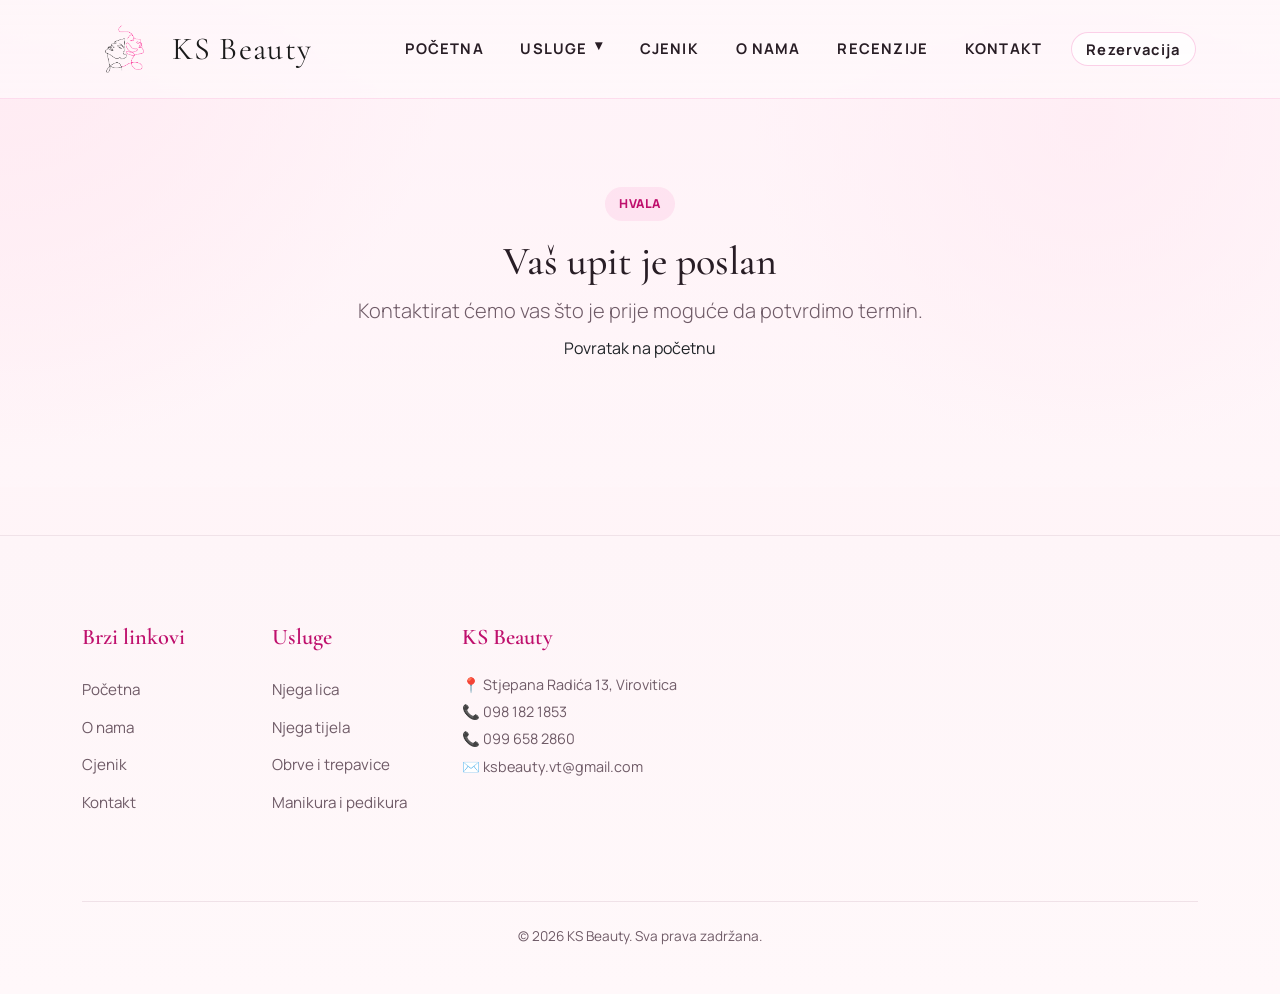
<file: thank-you.html>
<!DOCTYPE html>
<html lang="hr">
<head>
  <meta charset="UTF-8" />
  <meta name="viewport" content="width=device-width, initial-scale=1.0" />
  <title>Hvala — KS Beauty</title>

  <link rel="preconnect" href="https://fonts.googleapis.com">
  <link rel="preconnect" href="https://fonts.gstatic.com" crossorigin>
  <link href="https://fonts.googleapis.com/css2?family=Cormorant+Garamond:wght@500;600;700&family=Manrope:wght@400;500;600;700;800&display=swap" rel="stylesheet">
  <link href="https://fonts.googleapis.com/css2?family=Parisienne&display=swap" rel="stylesheet">
  <link href="https://cdn.jsdelivr.net/npm/bootstrap@5.3.8/dist/css/bootstrap.min.css" rel="stylesheet">
  <script src="https://cdn.jsdelivr.net/npm/bootstrap@5.3.8/dist/js/bootstrap.bundle.min.js"></script>
  <link rel="stylesheet" href="https://cdn.jsdelivr.net/npm/bootstrap-icons@1.13.1/font/bootstrap-icons.min.css">
  <link rel="icon" type="image/png" href="./logo ks.png">
  <link rel="stylesheet" href="style.css">
</head>
<body class="page-about">
  <div class="page-shell">
    <header class="site-header">
      <nav class="navbar navbar-expand-lg navbar-dark site-nav">
        <div class="container py-2">
          <a class="navbar-brand brand-lockup" href="index.html">
            <img src="./logo ks.png" alt="KS Beauty logo" class="brand-logo brand-logo--wordmark">
            <span class="brand-wordmark">KS Beauty</span>
          </a>

          <button class="navbar-toggler" type="button" data-bs-toggle="collapse" data-bs-target="#mainNav" aria-controls="mainNav" aria-expanded="false" aria-label="Toggle navigation">
            <span class="navbar-toggler-icon"></span>
          </button>

          <div class="collapse navbar-collapse" id="mainNav">
            <ul class="navbar-nav ms-auto gap-lg-3 align-items-lg-center">
              <li class="nav-item"><a class="nav-link" href="index.html#home">Početna</a></li>
              <li class="nav-item dropdown">
                <a class="nav-link dropdown-toggle" href="index.html#tretmani" role="button" data-bs-toggle="dropdown" aria-expanded="false">Usluge</a>
                <ul class="dropdown-menu">
                  <li><a class="dropdown-item" href="njega-lica.html">Njega lica</a></li>
                  <li><a class="dropdown-item" href="njega-tijela.html">Njega tijela</a></li>
                  <li><a class="dropdown-item" href="obrve-trepavice.html">Obrve i trepavice</a></li>
                  <li><a class="dropdown-item" href="manikura-pedikura.html">Manikura</a></li>
                  <li><a class="dropdown-item" href="njega-stopala.html">Njega stopala</a></li>
                  <li><a class="dropdown-item" href="depilacija.html">Depilacija</a></li>
                  <li><a class="dropdown-item" href="trajna-sminka.html">Trajna šminka</a></li>
                </ul>
              </li>
              <li class="nav-item"><a class="nav-link" href="cjenik.html">Cjenik</a></li>
              <li class="nav-item"><a class="nav-link" href="o_nama.html">O nama</a></li>
              <li class="nav-item"><a class="nav-link" href="index.html#recenzije">Recenzije</a></li>
              <li class="nav-item"><a class="nav-link" href="index.html#kontakt">Kontakt</a></li>
              <li class="nav-item"><a class="nav-link nav-cta" href="index.html#rezervacije">Rezervacija</a></li>
            </ul>
          </div>
        </div>
      </nav>
    </header>

    <main>
      <section class="content-section section-soft">
        <div class="container text-center">
          <div class="section-heading mx-auto">
            <span class="section-label">Hvala</span>
            <h1 class="mt-3">Vaš upit je poslan</h1>
            <p class="lead">Kontaktirat ćemo vas što je prije moguće da potvrdimo termin.</p>
            <p><a class="btn btn-outline-pink" href="index.html">Povratak na početnu</a></p>
          </div>
        </div>
      </section>
    </main>

    <footer class="site-footer mt-5">
      <div class="container">
        <div class="row g-4 py-5 footer-content">
          <div class="col-md-3 col-lg-2">
            <h5 class="footer-title">Brzi linkovi</h5>
            <ul class="footer-list">
              <li><a href="index.html">Početna</a></li>
              <li><a href="o_nama.html">O nama</a></li>
              <li><a href="cjenik.html">Cjenik</a></li>
              <li><a href="index.html#kontakt">Kontakt</a></li>
            </ul>
          </div>
          <div class="col-md-3 col-lg-2">
            <h5 class="footer-title">Usluge</h5>
            <ul class="footer-list">
              <li><a href="njega-lica.html">Njega lica</a></li>
              <li><a href="njega-tijela.html">Njega tijela</a></li>
              <li><a href="obrve-trepavice.html">Obrve i trepavice</a></li>
              <li><a href="manikura-pedikura.html">Manikura i pedikura</a></li>
            </ul>
          </div>
          <div class="col-md-6 col-lg-6">
            <h5 class="footer-title">KS Beauty</h5>
            <p class="footer-contact">
              📍 Stjepana Radića 13, Virovitica<br>
              📞 098 182 1853<br>
              📞 099 658 2860<br>
              ✉️ ksbeauty.vt@gmail.com
            </p>
          </div>
        </div>
        <div class="footer-bottom">
          <p>&copy; 2026 KS Beauty. Sva prava zadržana.</p>
        </div>
      </div>
    </footer>
  </div>
</body>
</html>
</file>
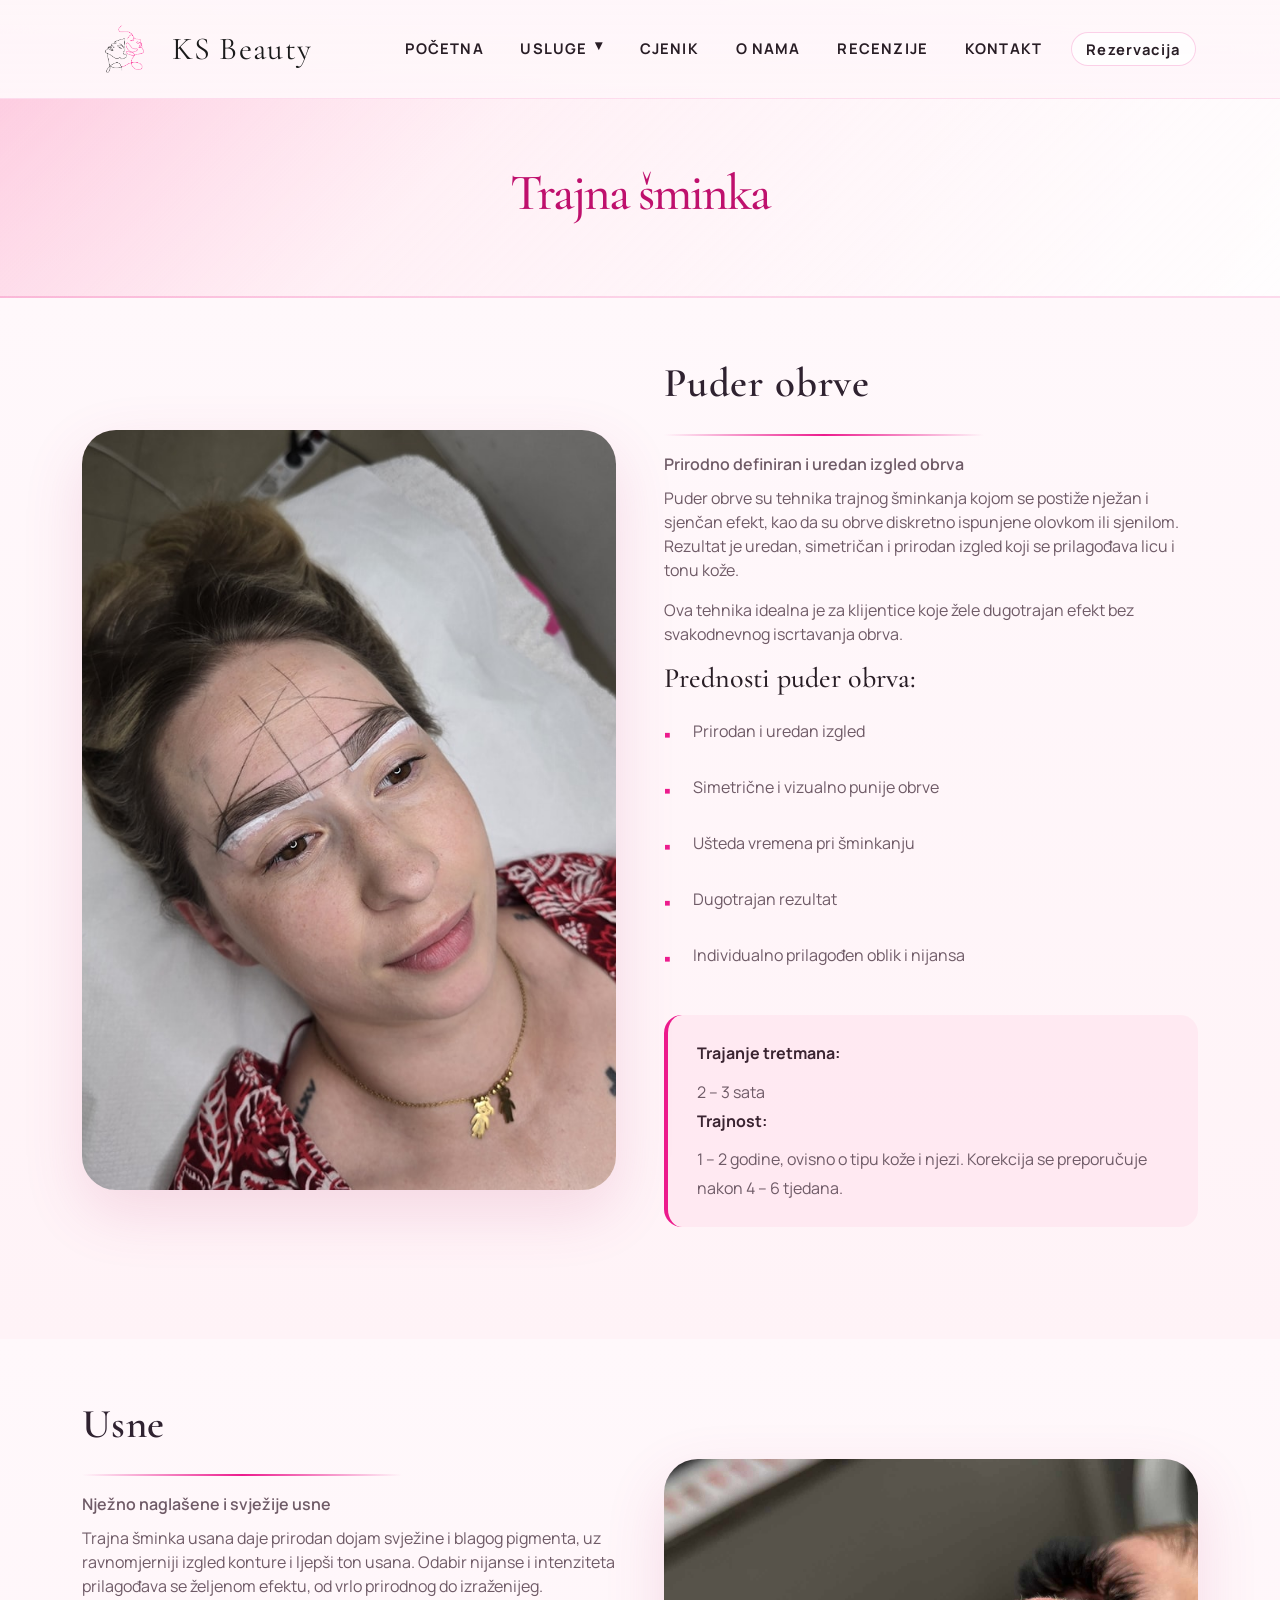
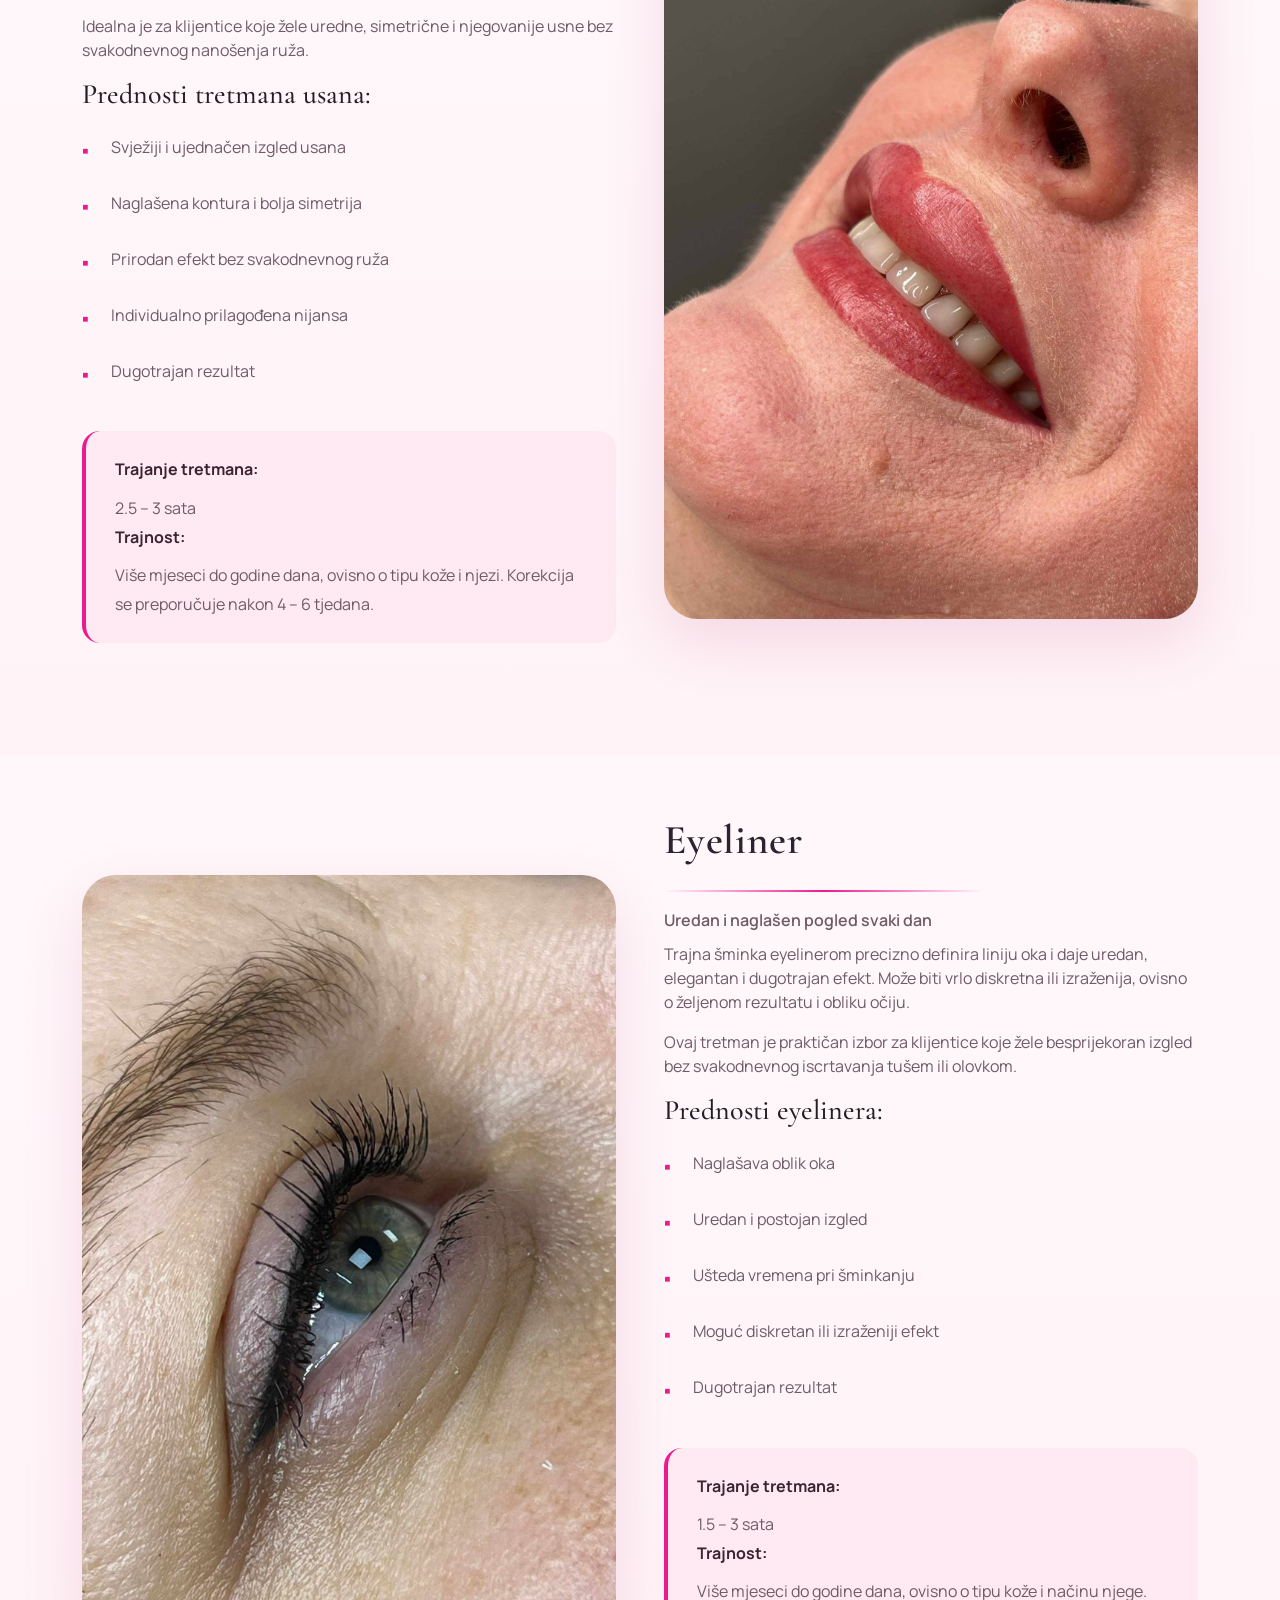
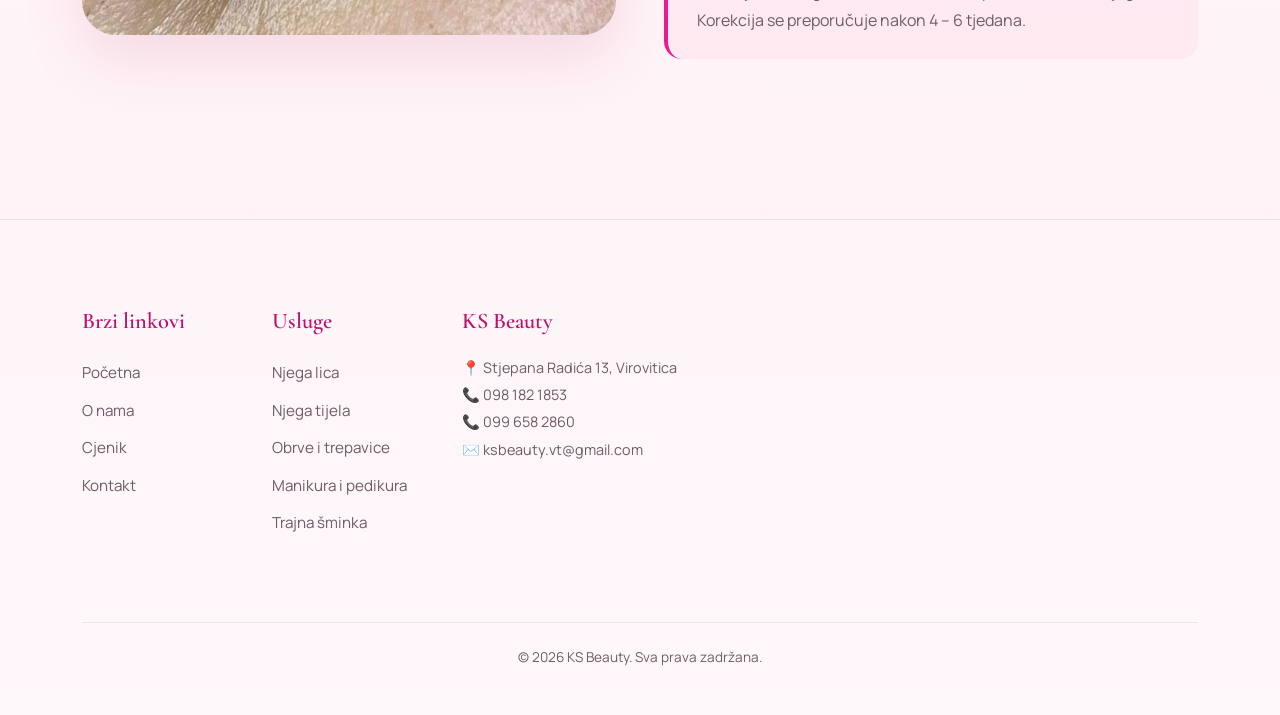
<file: trajna-sminka.html>
<!DOCTYPE html>
<html lang="hr">
<head>
  <meta charset="UTF-8" />
  <meta name="viewport" content="width=device-width, initial-scale=1.0" />
  <title>Trajna šminka | KS Beauty</title>

  <link rel="preconnect" href="https://fonts.googleapis.com">
  <link rel="preconnect" href="https://fonts.gstatic.com" crossorigin>
  <link href="https://fonts.googleapis.com/css2?family=Cormorant+Garamond:wght@500;600;700&family=Manrope:wght@400;500;600;700;800&display=swap" rel="stylesheet">
  <link href="https://fonts.googleapis.com/css2?family=Parisienne&display=swap" rel="stylesheet">
  <link href="https://cdn.jsdelivr.net/npm/bootstrap@5.3.8/dist/css/bootstrap.min.css" rel="stylesheet">
  <script src="https://cdn.jsdelivr.net/npm/bootstrap@5.3.8/dist/js/bootstrap.bundle.min.js"></script>
  <link rel="stylesheet" href="https://cdn.jsdelivr.net/npm/bootstrap-icons@1.13.1/font/bootstrap-icons.min.css">
  <link rel="icon" type="image/png" href="./logo ks.png">
  <link rel="stylesheet" href="style.css">
</head>
<body class="page-about">
  <div class="page-shell">
    <header class="site-header">
      <nav class="navbar navbar-expand-lg navbar-dark site-nav">
        <div class="container py-2">
          <a class="navbar-brand brand-lockup" href="index.html">
            <img src="./logo ks.png" alt="KS Beauty logo" class="brand-logo brand-logo--wordmark">
            <span class="brand-wordmark">KS Beauty</span>
          </a>

          <button class="navbar-toggler" type="button" data-bs-toggle="collapse" data-bs-target="#mainNav" aria-controls="mainNav" aria-expanded="false" aria-label="Toggle navigation">
            <span class="navbar-toggler-icon"></span>
          </button>

          <div class="collapse navbar-collapse" id="mainNav">
            <ul class="navbar-nav ms-auto gap-lg-3 align-items-lg-center">
              <li class="nav-item"><a class="nav-link" href="index.html#home">Početna</a></li>
              <li class="nav-item dropdown">
                <a class="nav-link dropdown-toggle" href="index.html#tretmani" role="button" data-bs-toggle="dropdown" aria-expanded="false">Usluge</a>
                <ul class="dropdown-menu">
                  <li><a class="dropdown-item" href="njega-lica.html">Njega lica</a></li>
                  <li><a class="dropdown-item" href="njega-tijela.html">Njega tijela</a></li>
                  <li><a class="dropdown-item" href="obrve-trepavice.html">Obrve i trepavice</a></li>
                  <li><a class="dropdown-item" href="manikura-pedikura.html">Manikura</a></li>
                  <li><a class="dropdown-item" href="njega-stopala.html">Njega stopala</a></li>
                  <li><a class="dropdown-item" href="depilacija.html">Depilacija</a></li>
                  <li><a class="dropdown-item active" href="trajna-sminka.html">Trajna šminka</a></li>
                </ul>
              </li>
              <li class="nav-item"><a class="nav-link" href="cjenik.html">Cjenik</a></li>
              <li class="nav-item"><a class="nav-link" href="o_nama.html">O nama</a></li>
              <li class="nav-item"><a class="nav-link" href="index.html#recenzije">Recenzije</a></li>
              <li class="nav-item"><a class="nav-link" href="index.html#kontakt">Kontakt</a></li>
              <li class="nav-item"><a class="nav-link nav-cta" href="index.html#rezervacije">Rezervacija</a></li>
            </ul>
          </div>
        </div>
      </nav>
    </header>

    <main>
      <section class="price-page-hero">
        <div class="container text-center">
          <h1 class="price-page-title">Trajna šminka</h1>
        </div>
      </section>

      <section class="service-detail-section">
        <div class="container">
          <div class="row align-items-center g-5">
            <div class="col-lg-6">
              <div class="service-detail-image-wrap">
                <img src="./puder obrve.jpg" alt="Trajna šminka - puder obrve" class="service-detail-image">
              </div>
            </div>

            <div class="col-lg-6">
              <div class="service-detail-content">
                <h2>Puder obrve</h2>
                <p class="service-intro">Prirodno definiran i uredan izgled obrva</p>
                <p class="muted">Puder obrve su tehnika trajnog šminkanja kojom se postiže nježan i sjenčan efekt, kao da su obrve diskretno ispunjene olovkom ili sjenilom. Rezultat je uredan, simetričan i prirodan izgled koji se prilagođava licu i tonu kože.</p>
                <p class="muted">Ova tehnika idealna je za klijentice koje žele dugotrajan efekt bez svakodnevnog iscrtavanja obrva.</p>

                <h3 class="service-subtitle">Prednosti puder obrva:</h3>
                <ul class="service-benefits">
                  <li> Prirodan i uredan izgled</li>
                  <li> Simetrične i vizualno punije obrve</li>
                  <li> Ušteda vremena pri šminkanju</li>
                  <li> Dugotrajan rezultat</li>
                  <li> Individualno prilagođen oblik i nijansa</li>
                </ul>

                <div class="service-benefits-highlight">
                  <p><strong>Trajanje tretmana:</strong> 2 – 3 sata</p>
                  <p><strong>Trajnost:</strong> 1 – 2 godine, ovisno o tipu kože i njezi. Korekcija se preporučuje nakon 4 – 6 tjedana.</p>
                </div>
              </div>
            </div>
          </div>
        </div>
      </section>

      <section class="service-detail-section bg-light">
        <div class="container">
          <div class="row align-items-center g-5">
            <div class="col-lg-6 order-lg-2">
              <div class="service-detail-image-wrap">
                <img src="usne.jpg" alt="Trajna šminka - usne" class="service-detail-image">
              </div>
            </div>

            <div class="col-lg-6 order-lg-1">
              <div class="service-detail-content">
                <h2>Usne</h2>
                <p class="service-intro">Nježno naglašene i svježije usne</p>
                <p class="muted">Trajna šminka usana daje prirodan dojam svježine i blagog pigmenta, uz ravnomjerniji izgled konture i ljepši ton usana. Odabir nijanse i intenziteta prilagođava se željenom efektu, od vrlo prirodnog do izraženijeg.
                </p>
                <p class="muted">Idealna je za klijentice koje žele uredne, simetrične i njegovanije usne bez svakodnevnog nanošenja ruža.</p>

                <h3 class="service-subtitle">Prednosti tretmana usana:</h3>
                <ul class="service-benefits">
                  <li> Svježiji i ujednačen izgled usana</li>
                  <li> Naglašena kontura i bolja simetrija</li>
                  <li> Prirodan efekt bez svakodnevnog ruža</li>
                  <li> Individualno prilagođena nijansa</li>
                  <li> Dugotrajan rezultat</li>
                </ul>

                <div class="service-benefits-highlight">
                  <p><strong>Trajanje tretmana:</strong> 2.5 – 3 sata</p>
                  <p><strong>Trajnost:</strong> Više mjeseci do godine dana, ovisno o tipu kože i njezi. Korekcija se preporučuje nakon 4 – 6 tjedana.</p>
                </div>
              </div>
            </div>
          </div>
        </div>
      </section>

      <section class="service-detail-section">
        <div class="container">
          <div class="row align-items-center g-5">
            <div class="col-lg-6">
              <div class="service-detail-image-wrap">
                <img src="eyeliner.jpg" alt="Trajna šminka - eyeliner" class="service-detail-image">
              </div>
            </div>

            <div class="col-lg-6">
              <div class="service-detail-content">
                <h2>Eyeliner</h2>
                <p class="service-intro">Uredan i naglašen pogled svaki dan</p>
                <p class="muted">Trajna šminka eyelinerom precizno definira liniju oka i daje uredan, elegantan i dugotrajan efekt. Može biti vrlo diskretna ili izraženija, ovisno o željenom rezultatu i obliku očiju.</p>
                <p class="muted">Ovaj tretman je praktičan izbor za klijentice koje žele besprijekoran izgled bez svakodnevnog iscrtavanja tušem ili olovkom.</p>

                <h3 class="service-subtitle">Prednosti eyelinera:</h3>
                <ul class="service-benefits">
                  <li> Naglašava oblik oka</li>
                  <li> Uredan i postojan izgled</li>
                  <li> Ušteda vremena pri šminkanju</li>
                  <li> Moguć diskretan ili izraženiji efekt</li>
                  <li> Dugotrajan rezultat</li>
                </ul>

                <div class="service-benefits-highlight">
                  <p><strong>Trajanje tretmana:</strong> 1.5 – 3 sata</p>
                  <p><strong>Trajnost:</strong> Više mjeseci do godine dana, ovisno o tipu kože i načinu njege. Korekcija se preporučuje nakon 4 – 6 tjedana.</p>
                </div>
              </div>
            </div>
          </div>
        </div>
      </section>
    </main>

    <footer class="site-footer mt-5">
      <div class="container">
        <div class="row g-4 py-5 footer-content">
          <div class="col-md-3 col-lg-2">
            <h5 class="footer-title">Brzi linkovi</h5>
            <ul class="footer-list">
              <li><a href="index.html">Početna</a></li>
              <li><a href="o_nama.html">O nama</a></li>
              <li><a href="cjenik.html">Cjenik</a></li>
              <li><a href="index.html#kontakt">Kontakt</a></li>
            </ul>
          </div>
          <div class="col-md-3 col-lg-2">
            <h5 class="footer-title">Usluge</h5>
            <ul class="footer-list">
              <li><a href="njega-lica.html">Njega lica</a></li>
              <li><a href="njega-tijela.html">Njega tijela</a></li>
              <li><a href="obrve-trepavice.html">Obrve i trepavice</a></li>
              <li><a href="manikura-pedikura.html">Manikura i pedikura</a></li>
              <li><a href="trajna-sminka.html">Trajna šminka</a></li>
            </ul>
          </div>
          <div class="col-md-6 col-lg-6">
            <h5 class="footer-title">KS Beauty</h5>
            <p class="footer-contact">
              📍 Stjepana Radića 13, Virovitica<br>
              📞 098 182 1853<br>
              📞 099 658 2860<br>
              ✉️ ksbeauty.vt@gmail.com
            </p>
          </div>
        </div>
        <div class="footer-bottom">
          <p>&copy; 2026 KS Beauty. Sva prava zadržana.</p>
        </div>
      </div>
    </footer>
  </div>
</body>
</html>
</file>
<file: style.css>
:root {
  --bg: #fff6f8;
  --bg-soft: #fff0f4;
  --surface: rgba(255, 255, 255, 0.74);
  --surface-strong: #ffffff;
  --text: #281d25;
  --muted: #6f5b67;
  --pink: #ec1b8d;
  --pink-dark: #bf106d;
  --pink-soft: #ffd5e8;
  --rose: #f7bdd2;
  --line: rgba(135, 70, 103, 0.12);
  --shadow: 0 24px 70px rgba(197, 80, 135, 0.14);
}

* {
  box-sizing: border-box;
}

html {
  scroll-behavior: smooth;
}

body {
  margin: 0;
  font-family: "Manrope", sans-serif;
  color: var(--text);
  background:
    radial-gradient(circle at top left, rgba(255, 193, 214, 0.55), transparent 28%),
    radial-gradient(circle at 85% 12%, rgba(255, 226, 237, 0.85), transparent 24%),
    linear-gradient(180deg, #fff9fb 0%, #fff5f8 45%, #fff2f6 100%);
}

h1,
h2,
h3,
.brand-text {
  font-family: "Cormorant Garamond", serif;
}

a {
  color: inherit;
}

.page-shell {
  overflow: visible;
}

.site-header {
  position: sticky;
  top: 0;
  z-index: 1030;
  backdrop-filter: blur(20px);
  background: linear-gradient(180deg, rgba(255, 247, 250, 0.96), rgba(255, 247, 250, 0.92));
  border-bottom: 1px solid rgba(236, 27, 141, 0.12);
  padding: 0.55rem 0;
}

/* Compact header for About page to match other pages' visual scale */
.page-about .site-header {
  padding: 0.25rem 0;
}

/* Further compact navigation only for About page */
.page-about .site-nav .navbar-nav .nav-link {
  font-size: 0.92rem;
  padding: 0.28rem 0.5rem 0.42rem;
  letter-spacing: 0.08em;
}

.page-about .site-nav .navbar-nav .nav-link::after {
  height: 3px;
}

.page-about .brand-logo {
  width: 84px;
  height: 48px;
}

.page-about .brand-wordmark {
  font-size: 2rem;
}

.page-about .nav-cta {
  padding: 0.32rem 0.9rem !important;
  font-size: 0.9rem;
}

.page-about .site-nav .container {
  padding-top: 0.08rem;
  padding-bottom: 0.08rem;
}

.site-nav .navbar-nav .nav-link {
  color: #281d25;
  font-weight: 700;
  font-size: 0.9rem;
  letter-spacing: 0.08em;
  text-transform: uppercase;
  padding: 0.45rem 0.55rem 0.6rem;
  position: relative;
  transition: color 0.28s ease;
  margin: 0 0.15rem;
}

.site-nav .navbar-nav .nav-link::after {
  content: '';
  position: absolute;
  bottom: 0;
  left: 0;
  right: 0;
  height: 3px;
  background: var(--pink);
  transform: scaleX(0);
  transform-origin: left;
  transition: transform 0.4s cubic-bezier(0.34, 1.56, 0.64, 1);
}

.site-nav .navbar-nav .nav-link:hover::after,
.site-nav .navbar-nav .nav-link.active::after {
  transform: scaleX(1);
}

.site-nav .navbar-nav .nav-link:hover,
.site-nav .navbar-nav .nav-link.active {
  color: var(--pink);
}

.site-nav .navbar-nav .dropdown-toggle::after {
  content: "▾";
  position: static !important;
  margin-left: 0.45rem;
  border: 0;
  transform: none !important;
  display: inline-block;
  padding: 0;
  background: none;
  height: auto;
  width: auto;
  font-size: 0.92em;
  line-height: 1;
}

.site-nav .navbar-toggler {
  border-color: rgba(194, 24, 114, 0.35);
}

.site-nav .navbar-toggler-icon {
  background-image: url("data:image/svg+xml,%3csvg xmlns='http://www.w3.org/2000/svg' viewBox='0 0 30 30'%3e%3cpath stroke='rgb(194, 24, 114)' stroke-linecap='round' stroke-miterlimit='10' stroke-width='2.4' d='M4 7h22M4 15h22M4 23h22'/%3e%3c/svg%3e");
}

.site-nav .navbar-toggler:focus {
  box-shadow: 0 0 0 0.2rem rgba(194, 24, 114, 0.18);
}

.navbar-nav .dropdown-menu {
  background: linear-gradient(180deg, rgba(255, 247, 250, 0.98), rgba(255, 245, 248, 0.96));
  border: 1px solid rgba(236, 27, 141, 0.15);
  border-radius: 12px;
  box-shadow: 0 12px 32px rgba(197, 80, 135, 0.12);
  padding: 0.6rem 0;
  animation: dropdownSlide 0.28s cubic-bezier(0.34, 1.56, 0.64, 1);
}

@keyframes dropdownSlide {
  from {
    opacity: 0;
    transform: translateY(-8px);
  }
  to {
    opacity: 1;
    transform: translateY(0);
  }
}

.navbar-nav .dropdown-menu .dropdown-item {
  color: #281d25;
  font-weight: 600;
  padding: 0.75rem 1.5rem;
  font-size: 0.9rem;
  letter-spacing: 0.02em;
  transition: all 0.25s ease;
}

.navbar-nav .dropdown-menu .dropdown-item:hover {
  background: rgba(236, 27, 141, 0.08);
  color: var(--pink);
  padding-left: 1.8rem;
}

.navbar-nav .dropdown-menu .dropdown-item.active {
  background: rgba(236, 27, 141, 0.12);
  color: var(--pink);
}

.brand-lockup {
  display: inline-flex;
  align-items: center;
  justify-content: center;
  gap: 0.35rem;
  text-decoration: none;
}

.brand-logo,
.hero-logo,
.about-logo {
  display: block;
  object-fit: contain;
}

.brand-logo {
  width: 68px;
  height: 42px;
}

.brand-logo--wordmark {
  width: 180px;
  height: auto;
  max-height: 54px;
}

.brand-wordmark {
  font-family: "Cormorant Garamond", serif;
  font-size: 1.7rem;
  line-height: 1;
  letter-spacing: 0.04em;
  color: #1a1a1a;
  white-space: nowrap;
}

.brand-text {
  font-size: 1.9rem;
  letter-spacing: 0.2px;
  color: #22151c;
}

.nav-cta {
  border: 1px solid rgba(236, 27, 141, 0.2);
  border-radius: 999px;
  background: rgba(255, 255, 255, 0.82);
  text-transform: none !important;
  text-transform: capitalize;
  padding: 0.45rem 1rem !important;
  transition: all 0.28s ease;
  font-size: 0.95rem;
}

.nav-cta::after {
  display: none !important;
}

.nav-cta:hover {
  background: linear-gradient(135deg, var(--pink), #ff5faa);
  color: #fff !important;
  border-color: var(--pink);
  transform: translateY(-2px);
  box-shadow: 0 8px 20px rgba(236, 27, 141, 0.25);
}

.hero-section {
  position: relative;
  padding: 7rem 0 5rem;
  background: 
    radial-gradient(ellipse at 80% -10%, rgba(255, 200, 220, 0.4), transparent 40%),
    radial-gradient(ellipse at 10% 110%, rgba(236, 27, 141, 0.12), transparent 45%),
    radial-gradient(ellipse at 50% 50%, rgba(255, 240, 245, 0.8), transparent 50%),
    linear-gradient(135deg, #fef5f8 0%, #fffbfd 25%, #fff8fa 50%, #fff5f9 75%, #fff2f7 100%);
  background-attachment: fixed;
  overflow: hidden;
}

.hero-section::before {
  content: '';
  position: absolute;
  inset: 0;
  background-image: 
    radial-gradient(circle at 15% 25%, rgba(255, 221, 236, 0.15) 0%, transparent 25%),
    radial-gradient(circle at 85% 70%, rgba(236, 27, 141, 0.08) 0%, transparent 30%),
    radial-gradient(circle at 25% 85%, rgba(255, 189, 214, 0.1) 0%, transparent 28%);
  pointer-events: none;
  opacity: 0.6;
}

.hero-orb {
  position: absolute;
  border-radius: 50%;
  filter: blur(12px);
  pointer-events: none;
}

.hero-orb-one {
  width: 380px;
  height: 380px;
  top: -60px;
  left: -140px;
  background: radial-gradient(circle, rgba(255, 189, 214, 0.45), transparent 65%);
}

.hero-orb-two {
  width: 420px;
  height: 420px;
  right: -150px;
  bottom: -80px;
  background: radial-gradient(circle, rgba(236, 27, 141, 0.25), transparent 68%);
}

.hero-badge,
.section-label,
.about-pill {
  display: inline-flex;
  align-items: center;
  gap: 0.35rem;
  border-radius: 999px;
  padding: 0.5rem 0.9rem;
  background: rgba(236, 27, 141, 0.08);
  color: var(--pink-dark);
  font-weight: 800;
  letter-spacing: 0.04em;
  text-transform: uppercase;
  font-size: 0.77rem;
}

/* Nova Hero Sekcija - Elegantna s Background Slikom */
.hero-section-new {
  position: relative;
  min-height: 600px;
  display: flex;
  align-items: center;
  justify-content: center;
  overflow: hidden;
  background:
    radial-gradient(circle at 6% 8%, rgba(255, 206, 226, 0.44), transparent 22%),
    radial-gradient(circle at 96% 4%, rgba(255, 198, 220, 0.32), transparent 16%),
    linear-gradient(180deg, #fff7fb 0%, #fff1f7 100%);
  padding: 60px 22px;
}

.hero-layout {
  width: 100%;
  max-width: 1440px;
  display: grid;
  grid-template-columns: 1fr 1fr;
  gap: 3rem;
  align-items: center;
  margin: 0 auto;
  animation: fadeInUp 0.8s cubic-bezier(0.34, 1.56, 0.64, 1) forwards;
}

@keyframes fadeInUp {
  from {
    opacity: 0;
    transform: translateY(30px);
  }
  to {
    opacity: 1;
    transform: translateY(0);
  }
}

.hero-copy {
  text-align: left;
}

.hero-welcome-title {
  font-size: clamp(2.8rem, 4.8vw, 4.2rem);
  font-family: "Cormorant Garamond", serif;
  font-weight: 700;
  letter-spacing: -0.03em;
  margin: 0 0 1.2rem;
  line-height: 1.1;
  color: #2d2430;
}

.hero-heart {
  display: inline-block;
  margin: 0 0.6rem;
  font-size: 0.95em;
}

.hero-welcome-subtitle {
  font-size: clamp(1.1rem, 1.8vw, 1.35rem);
  font-weight: 500;
  letter-spacing: 0.02em;
  margin: 0 0 1rem;
  color: #e16087;
  font-style: italic;
}

.hero-description {
  font-size: clamp(0.95rem, 1.3vw, 1.1rem);
  line-height: 1.75;
  color: #6f5b66;
  margin: 0 0 2.2rem;
  max-width: 540px;
}

.hero-visual {
  position: relative;
  display: flex;
  justify-content: center;
  align-items: center;
  animation: slideInRight 0.8s cubic-bezier(0.34, 1.56, 0.64, 1) forwards;
}

@keyframes slideInRight {
  from {
    opacity: 0;
    transform: translateX(40px);
  }
  to {
    opacity: 1;
    transform: translateX(0);
  }
}

.hero-image {
  width: 100%;
  height: auto;
  border-radius: 24px;
  box-shadow: 0 28px 80px rgba(214, 113, 158, 0.16);
  object-fit: cover;
  display: block;
}

@media (max-width: 991.98px) {
  .hero-section-new {
    padding: 50px 18px;
    min-height: auto;
  }

  .hero-layout {
    grid-template-columns: 1fr;
    gap: 2.5rem;
  }

  .hero-copy {
    text-align: center;
    order: 2;
  }

  .hero-visual {
    order: 1;
  }

  .hero-welcome-title {
    font-size: clamp(2.2rem, 7vw, 3.2rem);
  }

  .hero-welcome-subtitle {
    font-size: clamp(0.95rem, 5vw, 1.15rem);
  }

  .hero-description {
    font-size: clamp(0.88rem, 2.5vw, 1rem);
    margin-left: auto;
    margin-right: auto;
  }
}

@media (max-width: 575.98px) {
  .hero-section-new {
    padding: 40px 14px;
  }

  .hero-layout {
    gap: 2rem;
  }

  .hero-welcome-title {
    font-size: clamp(1.8rem, 8vw, 2.6rem);
    margin-bottom: 0.8rem;
  }

  .hero-welcome-subtitle {
    font-size: clamp(0.85rem, 3vw, 1rem);
    margin-bottom: 0.8rem;
  }

  .hero-description {
    font-size: 0.9rem;
    margin-bottom: 1.8rem;
  }
}

.btn-gold {
  display: inline-block;
  padding: 0.95rem 2rem;
  border-radius: 999px;
  background: linear-gradient(135deg, var(--pink-dark) 0%, var(--pink) 100%);
  color: #ffffff;
  font-weight: 800;
  text-decoration: none;
  letter-spacing: 0.08em;
  text-transform: uppercase;
  font-size: 0.85rem;
  transition: all 0.35s cubic-bezier(0.34, 1.56, 0.64, 1);
  box-shadow: 0 10px 30px rgba(236, 27, 141, 0.28);
  border: none;
  cursor: pointer;
}

.btn-gold:hover {
  transform: translateY(-4px);
  box-shadow: 0 15px 45px rgba(236, 27, 141, 0.38);
  background: linear-gradient(135deg, #ff74b3 0%, var(--pink) 100%);
  color: #fff;
}

.hero-title {
  margin: 1rem 0 1rem;
  font-size: clamp(3rem, 6vw, 5.4rem);
  line-height: 0.95;
  letter-spacing: -0.05em;
  background: linear-gradient(135deg, #22151c 0%, var(--pink-dark) 100%);
  -webkit-background-clip: text;
  -webkit-text-fill-color: transparent;
  background-clip: text;
}

.hero-text {
  font-size: 1.08rem;
  line-height: 1.8;
  color: var(--muted);
  max-width: 44rem;
}

.hero-actions {
  display: flex;
  flex-wrap: wrap;
  gap: 0.9rem;
  margin: 2rem 0 2.1rem;
}

.btn-pink,
.btn-ghost {
  border-radius: 999px;
  padding: 0.95rem 1.45rem;
  font-weight: 800;
}

.btn-pink {
  border: 0;
  color: #fff;
  background: linear-gradient(135deg, var(--pink) 0%, #ff5faa 100%);
  box-shadow: 0 18px 30px rgba(236, 27, 141, 0.25);
}

.btn-pink:hover {
  color: #fff;
  filter: brightness(1.03);
}

.btn-ghost {
  border: 1px solid rgba(236, 27, 141, 0.2);
  background: rgba(255, 255, 255, 0.66);
  color: #4a2f3b;
}

.btn-ghost:hover {
  border-color: rgba(236, 27, 141, 0.3);
  color: var(--pink-dark);
}

.hero-metrics {
  display: grid;
  grid-template-columns: repeat(3, minmax(0, 1fr));
  gap: 1rem;
}

.metric-card,
.panel-card,
.service-card,
.review-card,
.info-card,
.contact-card,
.booking-form,
.about-card,
.price-table-wrap,
.info-banner {
  background: var(--surface);
  border: 1px solid var(--line);
  box-shadow: var(--shadow);
  backdrop-filter: blur(22px);
}

.metric-card {
  border-radius: 22px;
  padding: 1.15rem;
}

.metric-card strong {
  display: block;
  font-size: 1.65rem;
  line-height: 1;
  margin-bottom: 0.25rem;
  color: var(--pink-dark);
}

.metric-card span {
  color: var(--muted);
  font-size: 0.95rem;
}

.hero-panel {
  border-radius: 32px;
  padding: 1.4rem;
  background:
    linear-gradient(180deg, rgba(255, 255, 255, 0.82), rgba(255, 245, 249, 0.7)),
    radial-gradient(circle at top right, rgba(255, 199, 223, 0.5), transparent 30%);
  border: 1px solid rgba(236, 27, 141, 0.13);
  box-shadow: 0 28px 80px rgba(194, 83, 131, 0.16);
}

.hero-panel-top {
  display: flex;
  gap: 1rem;
  align-items: center;
  margin-bottom: 1rem;
}

.service-detail-content .service-intro {
  color: var(--muted);
  font-weight: 600;
  margin-bottom: 0.6rem;
}

/* Make the paragraphs directly following the intro muted like the list items */
.service-detail-content .service-intro + p,
.service-detail-content .service-intro + p + p {
  color: var(--muted);
  font-weight: 400;
}

/* explicit class for muted paragraphs used in service pages */
.service-detail-content p.muted {
  color: var(--muted);
  font-weight: 400;
}

.hero-logo {
  width: 132px;
  height: 132px;
  border-radius: 28px;
  background: rgba(255, 255, 255, 0.88);
  padding: 0.45rem;
}

.panel-kicker {
  margin: 0 0 0.25rem;
  text-transform: uppercase;
  letter-spacing: 0.1em;
  font-size: 0.77rem;
  color: var(--pink-dark);
  font-weight: 800;
}

.hero-panel-top h2 {
  margin: 0;
  font-size: 2.4rem;
}

.panel-grid {
  display: grid;
  grid-template-columns: repeat(2, minmax(0, 1fr));
  gap: 1rem;
}

.panel-card {
  border-radius: 24px;
  padding: 1.2rem;
}

.panel-card i,
.service-icon i,
.contact-item i {
  color: var(--pink);
}

.panel-card h3,
.service-card h3,
.info-card h3,
.contact-card h2,
.about-card h2,
.review-card strong {
  margin-bottom: 0.5rem;
}

.panel-card p,
.service-card p,
.info-card p,
.contact-card p,
.about-card p,
.review-card p {
  color: var(--muted);
}

.panel-card.accent {
  background: linear-gradient(180deg, rgba(255, 221, 236, 0.86), rgba(255, 248, 251, 0.74));
}

.panel-card.wide {
  grid-column: 1 / -1;
}

.panel-list-item {
  display: flex;
  gap: 0.7rem;
  align-items: flex-start;
  padding: 0.55rem 0;
  color: #4f3743;
}

.panel-list-item span {
  width: 0.7rem;
  height: 0.7rem;
  border-radius: 50%;
  margin-top: 0.4rem;
  background: linear-gradient(135deg, var(--pink), #ff7db5);
  box-shadow: 0 0 0 6px rgba(236, 27, 141, 0.08);
}

.content-section {
  padding: 5.5rem 0;
}

.section-soft {
  background: linear-gradient(180deg, rgba(255, 241, 247, 0.7), rgba(255, 248, 251, 0.35));
}

.services-showcase {
  padding: 3.2rem 0 2.2rem;
  background: linear-gradient(180deg, #fff2f7 0%, #ffeef5 52%, #fff4f8 100%);
}

.services-intro {
  max-width: 820px;
  margin-bottom: 2rem;
}

.services-script {
  margin: 0;
  font-family: "Parisienne", cursive;
  font-size: clamp(2rem, 4vw, 3.2rem);
  color: var(--pink-dark);
  line-height: 1;
}

.services-main-title {
  margin: 0.6rem 0 0.9rem;
  font-family: "Manrope", sans-serif;
  font-size: clamp(2.2rem, 5vw, 4rem);
  font-weight: 400;
  letter-spacing: 0.08em;
  color: #3a2431;
}

.services-divider {
  display: flex;
  justify-content: center;
  margin-bottom: 1.8rem;
}

.services-divider span {
  width: min(100%, 240px);
  height: 2px;
  background: var(--pink);
  position: relative;
}

.services-divider span::after {
  content: "✦";
  position: absolute;
  left: 50%;
  top: 50%;
  transform: translate(-50%, -52%);
  color: var(--pink);
  background: #fff1f6;
  padding: 0 0.6rem;
  font-size: 1rem;
}

.services-description {
  margin: 0 auto;
  max-width: 780px;
  font-size: clamp(1rem, 1.4vw, 1.45rem);
  line-height: 1.7;
  color: #6e5563;
}

.services-cards {
  margin-top: 1rem;
}

.service-feature-card {
  position: relative;
  height: 420px;
  border: 5px solid rgba(255, 255, 255, 0.85);
  overflow: hidden;
  box-shadow: 0 20px 48px rgba(174, 73, 128, 0.14);
}

.service-feature-image {
  position: absolute;
  inset: 0;
  background-size: cover;
  background-position: center;
}

.service-feature-content {
  position: absolute;
  left: 50%;
  bottom: 0;
  width: calc(100% - 2rem);
  transform: translateX(-50%);
  background: #fff7fa;
  text-align: center;
  padding: 1.2rem 1rem 0;
}

.service-feature-script {
  margin: 0;
  font-family: "Parisienne", cursive;
  color: var(--pink-dark);
  font-size: clamp(1.6rem, 2vw, 2.1rem);
  line-height: 1;
}

.service-feature-content h3 {
  margin: 0.4rem 0 0.9rem;
  font-family: "Manrope", sans-serif;
  font-size: clamp(1.15rem, 1.4vw, 1.6rem);
  font-weight: 400;
  letter-spacing: 0.04em;
  color: #3a2431;
  min-height: 3.2rem;
}

.service-feature-btn {
  display: block;
  margin: 0 -0.6rem;
  padding: 0.8rem 0.9rem;
  background: linear-gradient(135deg, var(--pink-dark), var(--pink));
  color: #fff;
  text-decoration: none;
  font-weight: 700;
  text-transform: uppercase;
  letter-spacing: 0.08em;
  font-size: 0.82rem;
}

.service-feature-btn:hover {
  color: #fff;
  filter: brightness(1.06);
}

.services-nav-arrows {
  margin-top: 0.85rem;
  display: flex;
  justify-content: center;
  gap: 0.6rem;
}

.services-nav-arrows button {
  width: 44px;
  height: 44px;
  display: grid;
  place-items: center;
  background: var(--pink);
  border: 0;
  color: #fff;
  font-size: 1.2rem;
  transition: background 0.2s ease, opacity 0.2s ease;
}

.services-nav-arrows button:hover {
  background: var(--pink-dark);
}

.services-nav-arrows button:disabled {
  opacity: 0.45;
  cursor: not-allowed;
}

.contact-location-section {
  background: linear-gradient(180deg, #fff4f8 0%, #fff0f6 100%);
  padding: 2.6rem 0;
}

.contact-location-heading {
  margin-bottom: 2rem;
}

.contact-location-heading h2 {
  margin: 0.35rem 0 0;
  font-family: "Manrope", sans-serif;
  font-size: clamp(2.2rem, 4.2vw, 3.7rem);
  font-weight: 400;
  letter-spacing: 0.08em;
  color: #2f2230;
}

.contact-location-info {
  max-width: 1080px;
  margin: 0 auto 2.1rem;
}

.contact-location-card {
  height: 100%;
  padding: 1.2rem 1rem;
  text-align: center;
}

.contact-location-card h3 {
  margin-bottom: 1rem;
  font-family: "Manrope", sans-serif;
  font-size: 1.55rem;
  letter-spacing: 0.06em;
  color: #3a2431;
}

.contact-location-card p {
  margin: 0.4rem 0;
  color: #5f4b57;
  font-size: 1.05rem;
}

.working-hours-list {
  margin-top: 0.35rem;
  border-top: 1px solid rgba(95, 75, 87, 0.16);
}

.working-hours-row {
  display: flex;
  justify-content: space-between;
  align-items: center;
  gap: 1rem;
  padding: 0.95rem 0;
  border-bottom: 1px solid rgba(95, 75, 87, 0.16);
  text-align: left;
}

.working-hours-row span,
.working-hours-row strong {
  font-size: 1.05rem;
  color: #3a2431;
  font-weight: 500;
}

.working-hours-row strong {
  white-space: nowrap;
}

.contact-info-list {
  margin-top: 0.35rem;
  border-top: 1px solid rgba(95, 75, 87, 0.16);
}

.contact-info-row {
  display: flex;
  justify-content: space-between;
  align-items: center;
  gap: 1rem;
  padding: 0.95rem 0;
  border-bottom: 1px solid rgba(95, 75, 87, 0.16);
  text-align: left;
}

.contact-info-row span,
.contact-info-row strong {
  font-size: 1.05rem;
  color: #3a2431;
  font-weight: 500;
}

.contact-info-row strong {
  white-space: normal;
  text-align: right;
}

.contact-info-row a {
  color: var(--pink-dark);
  text-decoration: none;
}

.contact-info-row a:hover {
  color: var(--pink);
}

.contact-location-card a {
  color: var(--pink-dark);
  text-decoration: none;
}

.contact-location-card a:hover {
  color: var(--pink);
}

.contact-location-map-wrap {
  border-radius: 18px;
  overflow: hidden;
  border: 1px solid rgba(236, 27, 141, 0.14);
  box-shadow: 0 14px 36px rgba(191, 71, 126, 0.16);
}

.contact-location-map {
  width: 100%;
  min-height: 420px;
  border: 0;
}

.social-section {
  position: relative;
  min-height: 210px;
  padding: 2rem 0;
  display: flex;
  align-items: center;
  justify-content: center;
  background-image: url('./Snimka zaslona 2026-04-03 191245.png');
  background-size: cover;
  background-position: center;
  overflow: hidden;
}

.social-overlay {
  position: absolute;
  inset: 0;
  background: linear-gradient(180deg, rgba(47, 26, 39, 0.42), rgba(47, 26, 39, 0.38));
}

.social-content {
  position: relative;
  z-index: 1;
  color: #fff;
  max-width: 900px;
}

.social-content h2 {
  margin: 0 0 0.4rem;
  font-family: "Manrope", sans-serif;
  font-size: clamp(1.5rem, 2.5vw, 2.1rem);
  font-weight: 700;
  letter-spacing: 0.015em;
}

.social-content p {
  margin: 0 auto;
  max-width: 620px;
  font-size: clamp(0.88rem, 1.1vw, 1.05rem);
  color: rgba(255, 255, 255, 0.9);
}

.social-links {
  margin-top: 0.9rem;
  display: flex;
  justify-content: center;
  gap: 0.55rem;
}

.social-links a {
  width: 44px;
  height: 44px;
  border-radius: 50%;
  display: grid;
  place-items: center;
  text-decoration: none;
  color: #fff;
  background: rgba(42, 28, 39, 0.76);
  border: 1px solid rgba(255, 255, 255, 0.2);
  font-size: 1.15rem;
  transition: transform 0.22s ease, background 0.22s ease;
}

.social-links a:hover {
  transform: translateY(-3px);
  background: rgba(236, 27, 141, 0.88);
}

.reservation-section {
  padding-top: 3.2rem;
  padding-bottom: 3.2rem;
}

.reservation-form {
  background: var(--surface);
  border: 1px solid var(--line);
  box-shadow: var(--shadow);
}

.section-heading {
  max-width: 52rem;
  margin-bottom: 2rem;
}

.section-heading h2,
.about-card h2,
.contact-card h2 {
  font-size: clamp(2.2rem, 4vw, 3.4rem);
  letter-spacing: -0.04em;
  margin: 1rem 0 0.75rem;
}

.section-heading p {
  color: var(--muted);
  margin-bottom: 0;
  line-height: 1.8;
}

#recenzije.content-section {
  padding-top: 2rem;
}

.service-card {
  height: 100%;
  border-radius: 28px;
  padding: 1.5rem;
  transition: transform 0.28s ease, box-shadow 0.28s ease;
}

.service-card:hover,
.review-card:hover,
.info-card:hover {
  transform: translateY(-6px);
  box-shadow: 0 30px 68px rgba(191, 71, 126, 0.18);
}

.service-card-highlight {
  background: linear-gradient(180deg, rgba(255, 214, 232, 0.9), rgba(255, 250, 252, 0.82));
}

.service-icon {
  width: 54px;
  height: 54px;
  border-radius: 18px;
  display: grid;
  place-items: center;
  margin-bottom: 1rem;
  background: rgba(236, 27, 141, 0.08);
  font-size: 1.3rem;
}

.service-card ul {
  list-style: none;
  padding: 0;
  margin: 1rem 0 0;
}

.service-card li {
  padding: 0.36rem 0;
  border-top: 1px solid rgba(97, 60, 76, 0.08);
  color: #4a3841;
}

.price-table-wrap {
  border-radius: 30px;
  padding: 0.5rem;
}

.price-table {
  margin: 0;
}

.price-table thead th {
  border: 0;
  padding: 1rem 1rem 1.1rem;
  color: var(--pink-dark);
  text-transform: uppercase;
  letter-spacing: 0.08em;
  font-size: 0.79rem;
}

.price-table tbody td {
  border-color: rgba(135, 70, 103, 0.12);
  padding: 1rem;
}

.about-card {
  border-radius: 34px;
  padding: 1.5rem;
}

.about-logo {
  width: min(100%, 300px);
  margin-bottom: 1rem;
}

.about-page-hero {
  padding: 4.5rem 0 5rem;
  background: linear-gradient(180deg, #fff8fb 0%, #fff3f7 100%);
}

.about-page-grid {
  min-height: 70vh;
}

.about-page-image-wrap {
  border-radius: 34px;
  overflow: hidden;
  box-shadow: 0 22px 60px rgba(191, 71, 126, 0.16);
  border: 6px solid rgba(255, 255, 255, 0.92);
}

.about-page-image {
  display: block;
  width: 100%;
  height: min(760px, 78vw);
  object-fit: cover;
}

.about-page-content {
  max-width: 620px;
  margin-left: auto;
}

.about-page-script {
  margin: 0 0 0.6rem;
  font-family: "Parisienne", cursive;
  font-size: clamp(2rem, 3.8vw, 3rem);
  color: var(--pink-dark);
  line-height: 1;
}

.about-page-content h1 {
  margin: 0 0 1.25rem;
  font-family: "Cormorant Garamond", serif;
  font-size: clamp(3rem, 6vw, 5rem);
  font-weight: 600;
  letter-spacing: 0.14em;
  line-height: 0.95;
  text-transform: uppercase;
  color: #2f2230;
  position: relative;
  display: inline-block;
}

.about-page-content h1::after {
  content: "";
  display: block;
  width: 72%;
  height: 3px;
  margin-top: 0.55rem;
  background: linear-gradient(90deg, transparent, var(--pink), transparent);
  border-radius: 999px;
}

.about-page-content p {
  color: var(--muted);
  font-size: 1.05rem;
  line-height: 1.95;
  margin-bottom: 1rem;
}

.about-page-highlight {
  margin-top: 1.25rem;
  padding: 1.15rem 1.25rem;
  border-left: 4px solid var(--pink);
  border-radius: 18px;
  background: rgba(255, 219, 233, 0.45);
}

.about-page-highlight strong {
  color: #3a2431;
  font-weight: 700;
}

.about-gallery-section {
  padding: 0.8rem 0 3.6rem;
  background: #ffffff;
}

.about-gallery-heading {
  max-width: 720px;
  margin: 0 0 2.4rem;
  text-align: left;
}

.about-gallery-heading h2 {
  margin: 0 0 0.65rem;
  font-family: "Manrope", sans-serif;
  font-size: clamp(2rem, 4vw, 3.2rem);
  font-weight: 800;
  letter-spacing: 0.04em;
  color: #2f2230;
}

.about-gallery-heading .services-script {
  margin: 0 0 0.65rem;
  font-family: "Parisienne", cursive;
  font-size: clamp(2.2rem, 4.8vw, 4rem);
  font-weight: 400;
  letter-spacing: 0;
  color: #c61a79;
  line-height: 1.05;
}

.about-gallery-heading p {
  margin: 0;
  color: var(--muted);
  font-size: 1.02rem;
  line-height: 1.8;
}

.about-gallery-grid {
  display: grid;
  grid-template-columns: repeat(2, minmax(0, 1fr));
  gap: 1.15rem;
  align-items: start;
}

.about-gallery-item {
  border-radius: 12px;
  overflow: hidden;
  box-shadow: 0 14px 34px rgba(191, 71, 126, 0.08);
  border: 1px solid rgba(236, 27, 141, 0.12);
  background: #fffafb;
}

.about-gallery-item-wide {
  min-height: 0;
}

.about-gallery-item-tall {
  min-height: 0;
}

.about-gallery-image {
  display: block;
  width: 100%;
  height: auto;
  max-height: 380px;
  object-fit: contain;
}

.about-gallery-item-tall .about-gallery-image {
  height: auto;
}

.about-gallery-footer {
  margin-top: 2.1rem;
}

.about-gallery-btn {
  min-width: 210px;
}

.info-card {
  height: 100%;
  border-radius: 26px;
  padding: 1.4rem;
}

.info-banner {
  border-radius: 28px;
  padding: 1.35rem;
  display: grid;
  grid-template-columns: repeat(3, minmax(0, 1fr));
  gap: 1rem;
}

.info-banner span,
.contact-note,
.form-hint {
  color: var(--muted);
}

.info-banner strong {
  display: block;
  margin-top: 0.35rem;
  font-size: 1rem;
  color: var(--text);
}

.review-card {
  height: 100%;
  border-radius: 28px;
  padding: 1.5rem;
}

.review-card-featured {
  background: linear-gradient(180deg, rgba(255, 219, 233, 0.92), rgba(255, 250, 252, 0.82));
}

.review-stars {
  color: #ffb100;
  letter-spacing: 0.1rem;
  margin-bottom: 1rem;
}

.review-card strong {
  display: block;
  color: #36242f;
}

.gift-section {
  position: relative;
  padding: 4.5rem 0;
  background:
    radial-gradient(circle at 8% 16%, rgba(255, 210, 229, 0.48), transparent 32%),
    radial-gradient(circle at 100% 0%, rgba(255, 211, 228, 0.34), transparent 20%),
    linear-gradient(180deg, #fff8fb 0%, #fff3f7 100%);
  overflow: hidden;
}

.gift-overlay {
  display: none;
}

.gift-layout {
  position: relative;
  z-index: 1;
  display: grid;
  grid-template-columns: minmax(0, 0.92fr) minmax(0, 1.08fr);
  gap: clamp(1.25rem, 3vw, 3rem);
  align-items: center;
  padding: clamp(1rem, 2vw, 1.5rem);
}

.gift-copy {
  padding: clamp(1.2rem, 2.8vw, 2.5rem) clamp(0.8rem, 2.2vw, 1.5rem);
  display: flex;
  flex-direction: column;
  gap: 0.85rem;
  max-width: 650px;
}

.gift-visual {
  position: relative;
  min-height: 100%;
  border-radius: 36px;
  padding: 1.15rem;
  background:
    linear-gradient(180deg, rgba(255, 255, 255, 0.93), rgba(255, 247, 250, 0.96));
  border: 1px solid rgba(236, 27, 141, 0.08);
  box-shadow: 0 28px 64px rgba(186, 123, 151, 0.18);
  display: grid;
  place-items: center;
}

.gift-visual::before,
.gift-visual::after {
  content: "";
  position: absolute;
  inset: 1rem;
  border-radius: 24px;
  pointer-events: none;
}

.gift-visual::before {
  border: 1px solid rgba(236, 27, 141, 0.08);
}

.gift-visual::after {
  inset: 1.25rem;
  border: 10px solid rgba(236, 27, 141, 0.03);
}

.gift-voucher-image {
  width: 100%;
  height: auto;
  display: block;
  max-width: 100%;
  border-radius: 22px;
  box-shadow: 0 18px 40px rgba(70, 40, 56, 0.16);
  transform: rotate(-1.25deg);
}

.gift-kicker {
  display: inline-flex;
  align-items: center;
  gap: 0.9rem;
  margin-bottom: 0.45rem;
  font-size: 0.9rem;
  font-weight: 800;
  letter-spacing: 0.18em;
  color: #d26f8f;
  text-transform: uppercase;
}

.gift-kicker-icon {
  width: 3.75rem;
  height: 3.75rem;
  border-radius: 50%;
  display: inline-grid;
  place-items: center;
  border: 1px solid rgba(210, 111, 143, 0.14);
  background: rgba(255, 255, 255, 0.52);
  color: #e07e9b;
  font-size: 1.35rem;
  box-shadow: 0 12px 26px rgba(221, 143, 168, 0.13);
}

.gift-script {
  margin: 0;
  font-family: "Cormorant Garamond", serif;
  font-size: clamp(1.45rem, 2.2vw, 2rem);
  font-style: italic;
  font-weight: 500;
  line-height: 1;
  text-shadow: 0 2px 10px rgba(0, 0, 0, 0.24);
}

.gift-title {
  margin: 0;
  font-family: "Cormorant Garamond", serif;
  font-size: clamp(3rem, 6vw, 5.4rem);
  line-height: 0.95;
  font-weight: 500;
  letter-spacing: -0.05em;
  color: #2d1a25;
}

.gift-hero-script {
  margin: -0.1rem 0 0;
  font-family: "Cormorant Garamond", serif;
  font-size: clamp(2rem, 4vw, 3.2rem);
  font-style: italic;
  color: #e47a94;
  line-height: 0.95;
}

.gift-divider {
  display: flex;
  align-items: center;
  gap: 0.7rem;
  margin: 0.35rem 0 0.2rem;
  color: #e47a94;
}

.gift-divider span {
  flex: 1;
  height: 1px;
  background: rgba(228, 122, 148, 0.45);
}

.gift-divider i {
  font-size: 0.95rem;
}

.gift-text {
  margin: 0 auto;
  max-width: 520px;
  font-size: clamp(1rem, 1.35vw, 1.2rem);
  line-height: 1.75;
  color: #64545d;
}

.gift-meta {
  display: flex;
  flex-wrap: wrap;
  justify-content: center;
  gap: 0.9rem;
  margin-top: 0.35rem;
}

.gift-meta span {
  display: inline-flex;
  align-items: center;
  padding: 0.9rem 1.35rem;
  border-radius: 14px;
  border: 1px solid rgba(236, 27, 141, 0.12);
  background: rgba(255, 255, 255, 0.62);
  color: #6a4c59;
  font-size: 0.92rem;
  font-weight: 700;
  letter-spacing: 0.02em;
  box-shadow: 0 10px 24px rgba(191, 71, 126, 0.08);
}

.gift-btn {
  margin-top: 0.75rem;
  align-self: center;
}

.gift-btn:hover {
  color: #fff;
}

@media (max-width: 991.98px) {
  .gift-layout {
    grid-template-columns: 1fr;
  }

  .gift-visual {
    order: -1;
  }

  .gift-copy {
    max-width: none;
  }
}

@media (max-width: 575.98px) {
  .gift-section {
    padding: 2rem 0;
  }

  .gift-layout {
    padding: 0.35rem;
    gap: 1rem;
  }

  .gift-copy,
  .gift-visual {
    border-radius: 22px;
  }

  .gift-voucher-image {
    transform: none;
  }

  .gift-kicker {
    gap: 0.65rem;
  }

  .gift-kicker-icon {
    width: 3rem;
    height: 3rem;
    font-size: 1rem;
  }

  .gift-meta span {
    width: 100%;
    justify-content: center;
  }
}

.contact-card,
.booking-form {
  border-radius: 32px;
  padding: 1.6rem;
}

.contact-item {
  display: flex;
  align-items: center;
  gap: 0.85rem;
  padding: 0.9rem 0;
  border-top: 1px solid rgba(135, 70, 103, 0.12);
  color: #47313d;
}

.contact-note {
  margin-top: 1rem;
  padding: 1rem 1.1rem;
  border-radius: 20px;
  background: rgba(255, 219, 233, 0.5);
}

.booking-form .form-label {
  font-weight: 800;
  color: #4a3541;
}

.booking-form .form-control,
.booking-form .form-select {
  border-radius: 18px;
  border-color: rgba(135, 70, 103, 0.16);
  padding: 0.9rem 1rem;
  background-color: rgba(255, 255, 255, 0.85);
}

.booking-form .form-control:focus,
.booking-form .form-select:focus {
  border-color: rgba(236, 27, 141, 0.48);
  box-shadow: 0 0 0 0.18rem rgba(236, 27, 141, 0.12);
}

.site-footer {
  padding: 1.2rem 0 1.8rem;
  border-top: 1px solid rgba(135, 70, 103, 0.12);
}

.site-footer strong {
  display: block;
  font-family: "Cormorant Garamond", serif;
  font-size: 1.8rem;
}

.footer-links {
  display: flex;
  flex-wrap: wrap;
  gap: 1rem;
}

.footer-links a {
  text-decoration: none;
  color: var(--muted);
  font-weight: 700;
}

.footer-links a:hover {
  color: var(--pink-dark);
}

@media (max-width: 991.98px) {
  .hero-section {
    padding-top: 4.2rem;
  }

  .hero-metrics,
  .info-banner,
  .panel-grid {
    grid-template-columns: 1fr;
  }

  .hero-panel {
    padding: 1.15rem;
  }
}

@media (max-width: 767.98px) {
  .brand-text {
    font-size: 1.6rem;
  }

  .hero-title {
    font-size: clamp(2.6rem, 14vw, 4rem);
  }

  .hero-panel-top {
    flex-direction: column;
    align-items: flex-start;
  }

  .hero-logo {
    width: 96px;
    height: 96px;
  }

  .content-section {
    padding: 4.2rem 0;
  }

  .services-showcase {
    padding: 3rem 0 2.8rem;
  }

  .service-feature-card {
    height: 380px;
  }

  .service-feature-content {
    width: calc(100% - 2rem);
    padding-top: 1.1rem;
  }

  .service-feature-content h3 {
    min-height: auto;
  }

  .contact-location-map {
    min-height: 340px;
  }

  .social-section {
    min-height: 190px;
    padding: 1.5rem 0;
  }

  .social-links a {
    width: 42px;
    height: 42px;
    font-size: 1.1rem;
  }

  .reservation-section {
    padding-top: 2.5rem;
    padding-bottom: 2.5rem;
  }

  .gift-section {
    min-height: 200px;
    padding: 0.85rem 0;
  }

  .about-page-hero {
    padding: 3.5rem 0 4rem;
  }

  .about-page-grid {
    min-height: auto;
  }

  .about-page-image {
    height: 78vw;
    max-height: 520px;
  }

  .about-page-content {
    max-width: none;
    margin-left: 0;
  }

  .about-section {
    padding: 60px 12px;
  }

  .about-wrapper {
    display: flex;
    flex-direction: column;
    gap: 30px;
  }

  .about-content {
    padding: 30px;
    background: rgba(255, 255, 255, 0.9);
  }

  .about-content h2 {
    font-size: 40px;
    letter-spacing: 8px;
    margin-bottom: 15px;
  }

  .about-line {
    width: 120px;
  }

  .about-stats {
    gap: 15px !important;
  }

  .stat-box {
    flex: 1;
    font-size: 13px !important;
  }

  .stat-box strong {
    font-size: 18px;
  }

  .about-gallery-grid {
    grid-template-columns: 1fr;
    gap: 1.2rem;
  }

  .about-gallery-item-wide,
  .about-gallery-item-tall {
    min-height: 0;
  }

  .about-gallery-image {
    max-height: 280px;
  }

  .gift-title {
    letter-spacing: 0.03em;
  }

  .gift-btn {
    margin-top: 0.55rem;
  }
}

/* Price Page Styles */
.price-page-hero {
  padding: 4rem 0;
  background: linear-gradient(135deg, rgba(236, 27, 141, 0.08) 0%, rgba(255, 248, 251, 0.6) 35%, rgba(255, 255, 255, 0.9) 100%);
  border-bottom: 2px solid rgba(236, 27, 141, 0.15);
}

.price-page-title {
  font-family: "Cormorant Garamond", serif;
  font-size: clamp(2.2rem, 4vw, 3.4rem);
  letter-spacing: -0.04em;
  color: var(--pink-dark);
  margin-bottom: 0.5rem;
}

.price-page-subtitle {
  font-size: 1.1rem;
  color: var(--muted);
  letter-spacing: 0.02em;
}

.price-export-section {
  padding: 0 0 1.25rem;
}

.price-export-box {
  display: flex;
  align-items: center;
  justify-content: space-between;
  gap: 1.25rem;
  padding: 1.1rem 1.3rem;
  border: 1px solid rgba(236, 27, 141, 0.2);
  border-radius: 18px;
  background: linear-gradient(135deg, rgba(255, 233, 243, 0.6), rgba(255, 247, 250, 0.9));
  box-shadow: 0 12px 28px rgba(236, 27, 141, 0.08);
}

.price-export-label {
  margin: 0;
  font-size: 0.7rem;
  font-weight: 800;
  letter-spacing: 0.12em;
  text-transform: uppercase;
  color: var(--pink-dark);
}

.price-export-text {
  margin: 0.35rem 0 0;
  font-size: 0.95rem;
  color: var(--muted);
}

.price-export-button {
  display: inline-flex;
  align-items: center;
  justify-content: center;
  padding: 0.8rem 1.2rem;
  border-radius: 999px;
  border: 1px solid rgba(236, 27, 141, 0.4);
  background: rgba(255, 255, 255, 0.8);
  color: var(--pink-dark);
  font-weight: 800;
  text-decoration: none;
  white-space: nowrap;
  transition: all 0.25s ease;
}

.price-export-button:hover {
  transform: translateY(-1px);
  background: linear-gradient(135deg, var(--pink), #ff5faa);
  color: #fff;
  box-shadow: 0 10px 22px rgba(236, 27, 141, 0.18);
}

.price-page-content {
  padding: 4rem 0;
  min-height: 80vh;
}

.price-category {
  margin-bottom: 2rem;
}

.price-category-title {
  font-family: "Cormorant Garamond", serif;
  font-size: 1.6rem;
  color: var(--pink);
  text-transform: uppercase;
  letter-spacing: 0.08em;
  padding-bottom: 0.8rem;
  border-bottom: 2.5px solid var(--pink);
  margin-bottom: 1.2rem;
  font-weight: 700;
}

.price-list {
  display: flex;
  flex-direction: column;
  gap: 0.6rem;
}

.price-item {
  display: grid;
  grid-template-columns: minmax(0, 1fr) auto auto;
  align-items: center;
  column-gap: 1.5rem;
  row-gap: 0.4rem;
  padding: 0.7rem 0;
  border-bottom: 1px solid rgba(135, 70, 103, 0.08);
  transition: all 0.25s ease;
}

.price-item.price-item--section {
  grid-template-columns: 1fr;
}

.price-item:hover {
  background: rgba(236, 27, 141, 0.04);
  padding-left: 0.4rem;
}

.price-service {
  color: var(--text);
  font-weight: 500;
  font-size: 0.95rem;
  letter-spacing: 0.01em;
}

.price-values {
  display: flex;
  align-items: center;
  justify-content: flex-end;
  gap: 1.5rem;
  min-width: 210px;
  padding-left: 0.75rem;
}

.price-value {
  color: var(--pink-dark);
  font-weight: 700;
  font-size: 0.95rem;
  letter-spacing: 0.05em;
  text-align: right;
}

.price-value--secondary {
  color: var(--muted);
  opacity: 0.8;
  font-weight: 600;
}

.price-compare-header {
  display: grid;
  grid-template-columns: minmax(0, 1fr) auto auto;
  align-items: end;
  column-gap: 1.5rem;
  margin-bottom: 0.7rem;
  padding: 0.45rem 0 0.7rem;
  border-bottom: 1px solid rgba(236, 27, 141, 0.14);
}

.price-header-label {
  font-size: 0.68rem;
  font-weight: 800;
  letter-spacing: 0.06em;
  text-transform: uppercase;
  color: var(--pink-dark);
  line-height: 1.3;
}

.price-header-label--service {
  visibility: hidden;
}

.price-header-label--current,
.price-header-label--secondary {
  text-align: right;
  justify-self: end;
}

.price-info {
  background: linear-gradient(135deg, rgba(255, 221, 236, 0.4), rgba(255, 240, 245, 0.4));
  border: 1px solid rgba(236, 27, 141, 0.15);
  border-radius: 20px;
  padding: 2rem;
  text-align: center;
  color: var(--muted);
  font-size: 0.95rem;
  line-height: 1.8;
}

/* Service Detail Page Styles */
.service-detail-section {
  padding: 4rem 0 5rem;
  background: linear-gradient(180deg, #fff8fb 0%, #fff3f7 100%);
}

.service-detail-image-wrap {
  border-radius: 34px;
  overflow: hidden;
  box-shadow: 0 22px 60px rgba(191, 71, 126, 0.16);
  position: relative;
  background: linear-gradient(135deg, rgba(236, 27, 141, 0.08), rgba(225, 96, 135, 0.05));
  transition: all 0.4s cubic-bezier(0.25, 0.46, 0.45, 0.94);
}

.service-detail-image-wrap:hover {
  box-shadow: 0 28px 80px rgba(191, 71, 126, 0.24), 0 0 40px rgba(236, 27, 141, 0.12);
  transform: translateY(-4px);
}

.service-detail-image {
  display: block;
  width: 100%;
  height: min(760px, 78vw);
  object-fit: cover;
  transition: transform 0.4s cubic-bezier(0.25, 0.46, 0.45, 0.94);
}

.service-detail-image.image-fit-contain {
  object-fit: contain;
  object-position: center;
}

.service-detail-image-wrap:hover .service-detail-image {
  transform: scale(1.02);
}

.service-detail-content {
  max-width: 620px;
  margin-left: auto;
}

.service-detail-content h2 {
  font-family: "Cormorant Garamond", serif;
  font-size: clamp(1.6rem, 3.2vw, 2.6rem);
  font-weight: 600;
  letter-spacing: 0.02em;
  line-height: 1.05;
  text-transform: none;
  color: #2f2230;
  position: relative;
  display: block;
  margin-bottom: 0.9rem;
  max-width: 100%;
  word-wrap: break-word;
  overflow-wrap: anywhere;
}

.service-detail-content h2::after {
  font-family: "Cormorant Garamond", serif;
  font-size: clamp(2rem, 3.6vw, 3.2rem);
  font-weight: 600;
  letter-spacing: 0.06em;
  line-height: 1.02;
  text-transform: uppercase;
  color: #2f2230;
  position: relative;
  display: inline-block;
  margin-bottom: 0.9rem;
  font-size: 1.2rem;
  color: var(--muted);
  line-height: 1.95;
  content: "";
  display: block;
  width: 60%;
  height: 2px;
  margin-top: 0.35rem;
  background: linear-gradient(90deg, transparent, var(--pink), transparent);
  color: var(--pink-dark);
  margin-top: 1.8rem;
  margin-bottom: 1rem;
}

.service-benefits {
  list-style: none;
  padding: 0;
  margin-bottom: 2rem;
}

.service-benefits li {
  padding: 0.85rem 0;
  padding-left: 1.8rem;
  position: relative;
  color: var(--muted);
  line-height: 1.8;
  font-size: 1rem;
}

.service-benefits li::before {
  content: "▪";
  position: absolute;
  left: 0;
  color: var(--pink);
  font-size: 1.2rem;
}

.service-benefits li strong {
  color: var(--text);
  display: block;
  margin-bottom: 0.2rem;
}

.service-benefits-highlight {
  margin: 2rem 0;
  padding: 1.5rem 1.8rem;
  border-left: 4px solid var(--pink);
  border-radius: 18px;
  background: rgba(255, 219, 233, 0.45);
}

.service-benefits-highlight strong {
  color: #3a2431;
  font-weight: 700;
  display: block;
  margin-bottom: 0.6rem;
}

.service-benefits-highlight p {
  margin: 0;
  color: var(--muted);
  line-height: 1.8;
  font-size: 1rem;
}

/* Service Process Section */
.service-process-section {
  padding: 4rem 0 3.5rem;
  background: linear-gradient(180deg, rgba(255, 245, 248, 0.7), rgba(255, 248, 251, 0.35));
}

.service-process-section h2 {
  font-family: "Cormorant Garamond", serif;
  font-size: clamp(2.2rem, 4vw, 3.4rem);
  letter-spacing: -0.04em;
  color: var(--pink-dark);
}

.process-card {
  background: var(--surface);
  border: 1px solid var(--line);
  box-shadow: var(--shadow);
  border-radius: 28px;
  padding: 2rem 1.8rem;
  text-align: center;
  transition: transform 0.28s ease, box-shadow 0.28s ease;
}

.process-card:hover {
  transform: translateY(-8px);
  box-shadow: 0 30px 68px rgba(191, 71, 126, 0.18);
}

.process-number {
  display: inline-flex;
  align-items: center;
  justify-content: center;
  width: 60px;
  height: 60px;
  border-radius: 50%;
  background: linear-gradient(135deg, var(--pink), #ff5faa);
  color: #fff;
  font-family: "Cormorant Garamond", serif;
  font-size: 2rem;
  font-weight: 700;
  margin-bottom: 1rem;
}

.process-card h4 {
  font-family: "Cormorant Garamond", serif;
  font-size: 1.45rem;
  color: #3a2431;
  font-weight: 600;
  margin-bottom: 0.75rem;
}

.process-card p {
  color: var(--muted);
  font-size: 0.95rem;
  line-height: 1.8;
  margin: 0;
}

/* Footer Styles */
.site-footer {
  padding: 2.5rem 0 2rem;
  background: linear-gradient(180deg, #fef5f8 0%, #fff8fa 100%);
  border-top: 1px solid rgba(135, 70, 103, 0.12);
}

.footer-content {
  margin-bottom: 2rem;
}

.footer-title {
  font-family: "Cormorant Garamond", serif;
  font-size: 1.4rem;
  color: var(--pink-dark);
  margin-bottom: 1.2rem;
  font-weight: 600;
}

.footer-list {
  list-style: none;
  padding: 0;
  margin: 0;
}

.footer-list li {
  padding: 0.4rem 0;
}

.footer-list a {
  color: var(--muted);
  text-decoration: none;
  font-size: 0.95rem;
  transition: color 0.25s ease;
}

.footer-list a:hover {
  color: var(--pink);
}

.footer-desc {
  color: var(--muted);
  font-size: 0.95rem;
  line-height: 1.8;
  margin-bottom: 1rem;
}

.footer-contact {
  color: var(--muted);
  font-size: 0.9rem;
  line-height: 1.9;
  margin: 0;
}

.footer-bottom {
  text-align: center;
  padding-top: 1.5rem;
  border-top: 1px solid rgba(135, 70, 103, 0.12);
  color: var(--muted);
  font-size: 0.85rem;
}

.social-section {
  position: relative;
  padding: 54px 22px;
  text-align: center;
  overflow: hidden;
  background:
    radial-gradient(circle at 6% 10%, rgba(255, 206, 226, 0.56), transparent 24%),
    radial-gradient(circle at 96% 6%, rgba(255, 198, 220, 0.42), transparent 18%),
    linear-gradient(180deg, #fff7fb 0%, #fff1f7 100%);
}

.social-section::before,
.social-section::after {
  content: "";
  position: absolute;
  border-radius: 50%;
  pointer-events: none;
}

.social-section::before {
  width: 420px;
  height: 420px;
  top: -180px;
  left: -180px;
  background: radial-gradient(circle, rgba(255, 185, 212, 0.42), transparent 68%);
  filter: blur(6px);
}

.social-section::after {
  width: 520px;
  height: 520px;
  right: -240px;
  bottom: -250px;
  background: radial-gradient(circle, rgba(255, 203, 223, 0.34), transparent 70%);
  filter: blur(8px);
}

.social-card {
  position: relative;
  z-index: 1;
  max-width: 1440px;
  margin: 0 auto;
  min-height: auto;
  padding: clamp(1.8rem, 3.5vw, 3rem) clamp(1.2rem, 3vw, 3.5rem);
  border-radius: 40px;
  border: 1px solid rgba(239, 164, 194, 0.42);
  background:
    radial-gradient(circle at 7% 85%, rgba(255, 191, 213, 0.16), transparent 14%),
    radial-gradient(circle at 92% 14%, rgba(255, 191, 213, 0.14), transparent 16%),
    linear-gradient(180deg, rgba(255, 255, 255, 0.92), rgba(255, 247, 250, 0.88));
  box-shadow: 0 28px 80px rgba(214, 113, 158, 0.14);
}

.social-card::before {
  content: "";
  position: absolute;
  inset: 0;
  border-radius: 40px;
  border: 1px solid rgba(255, 255, 255, 0.8);
  pointer-events: none;
}

.social-badge {
  display: inline-flex;
  align-items: center;
  gap: 1rem;
  margin-bottom: 0.85rem;
}

.social-badge-icon {
  width: 72px;
  height: 72px;
  border-radius: 50%;
  display: inline-grid;
  place-items: center;
  border: 1px solid rgba(236, 27, 141, 0.16);
  background: rgba(255, 255, 255, 0.66);
  color: #e15d86;
  font-size: 1.55rem;
  box-shadow: 0 14px 30px rgba(214, 113, 158, 0.12);
}

.social-label {
  color: #e16087;
  font-weight: 800;
  text-transform: uppercase;
  letter-spacing: 0.34em;
  font-size: 0.9rem;
}

.social-card h2 {
  margin: 0;
  font-family: "Cormorant Garamond", serif;
  font-size: clamp(2.4rem, 4.2vw, 3.8rem);
  line-height: 1;
  font-weight: 500;
  letter-spacing: -0.04em;
  color: #2d2430;
}

.social-divider {
  display: flex;
  align-items: center;
  justify-content: center;
  gap: 0.9rem;
  margin: 0.75rem 0 0.8rem;
  color: #ef749a;
}

.social-divider span {
  width: clamp(76px, 8vw, 124px);
  height: 2px;
  background: rgba(239, 116, 154, 0.46);
}

.social-divider i {
  font-size: 0.95rem;
}

.social-card p {
  max-width: 920px;
  margin: 0 auto;
  color: #6f5b66;
  font-size: clamp(0.95rem, 1.2vw, 1.15rem);
  line-height: 1.65;
}

.social-icons {
  display: flex;
  justify-content: center;
  gap: 1.6rem;
  margin-top: 1.65rem;
}

.social-icons a {
  width: 72px;
  height: 72px;
  border-radius: 50%;
  background: linear-gradient(135deg, #ff2f8a 0%, #e44186 100%);
  color: white;
  display: flex;
  align-items: center;
  justify-content: center;
  font-size: 1.8rem;
  text-decoration: none;
  box-shadow: 0 18px 38px rgba(214, 51, 132, 0.24);
  transition: transform 0.28s ease, box-shadow 0.28s ease, filter 0.28s ease;
}

.social-icons a:hover {
  transform: translateY(-6px) scale(1.03);
  filter: brightness(1.03);
  box-shadow: 0 22px 44px rgba(214, 51, 132, 0.3);
}

.hero{
    min-height:100vh;

    display:flex;
    align-items:center;

    background:
      linear-gradient(
        to right,
        rgba(250,245,247,0.97) 0%,
        rgba(250,245,247,0.92) 35%,
        rgba(250,245,247,0.65) 55%,
        rgba(250,245,247,0.15) 75%,
        rgba(250,245,247,0) 100%
      ),

      url("hero-ks-beauty.png");

    background-size:cover;
    background-position:center;
    background-repeat:no-repeat;

    margin:0;
    border-radius:0;
}
.hero-content {
  max-width: 620px;
  margin-left: 90px;
  z-index: 2;
}

.hero-content h1 {
  font-family: "Playfair Display", serif;
  font-size: 68px;
  line-height: 1.05;
  color: #2b1b25;
  margin-bottom: 25px;
}

.hero-line {
  width: 160px;
  height: 3px;
  background: #f3a7c7;
  margin-bottom: 28px;
}

.hero-subtitle {
  font-size: 30px;
  font-style: italic;
  color: #d98aaa;
  margin-bottom: 25px;
}

.hero-text {
  font-size: 18px;
  line-height: 1.7;
  color: #6f5b66;
  margin-bottom: 40px;
}

.hero-btn {
  display: inline-block;
  background: #d9167c;
  color: white;
  padding: 18px 38px;
  border-radius: 40px;
  text-decoration: none;
  font-weight: 800;
  letter-spacing: 0.5px;
  box-shadow: 0 15px 35px rgba(217, 22, 124, 0.3);
}
.hero-content{
   position:relative;
   z-index:2;
}
.hero::before{
    content:"";
    position:absolute;
    inset:0;

    background:
      linear-gradient(
        to right,
        rgba(255,240,245,0.25),
        rgba(255,240,245,0)
      );

    z-index:1;
}

.hero-btn:hover {
  background: #bd116b;
}

.heart{
   color:#f5a3c7;
   font-size:70px;
   font-weight:300;
   vertical-align:middle;
   margin-left:10px;
}

.about-section {
  padding: 100px 8%;
  background: linear-gradient(135deg, #fff7fb, #fdeaf3);
}

.about-wrapper {
  display: grid;
  grid-template-columns: 0.9fr 1.1fr;
  gap: 70px;
  align-items: center;
}

.about-image {
  position: relative;
}

.about-image::before {
  content: "";
  position: absolute;
  width: 90%;
  height: 90%;
  background: #f8cfe0;
  border-radius: 40px;
  left: -25px;
  bottom: -25px;
  z-index: 0;
}

.about-image img {
  position: relative;
  z-index: 1;
  width: 100%;
  border-radius: 40px;
  box-shadow: 0 25px 60px rgba(214, 51, 132, 0.18);
}

.about-content {
  background: rgba(255,255,255,0.75);
  border: 1px solid #f5c2d7;
  border-radius: 34px;
  padding: 55px;
  box-shadow: 0 20px 50px rgba(214, 51, 132, 0.10);
}

.about-content h2 {
  font-family: "Playfair Display", serif;
  font-size: 64px;
  letter-spacing: 12px;
  color: #2b1b25;
  margin-bottom: 20px;
}

.about-line {
  width: 240px;
  height: 3px;
  background: linear-gradient(90deg, #f8b7d1, #d9167c, #f8b7d1);
  margin-bottom: 30px;
}

.about-content p {
  font-size: 18px;
  line-height: 1.9;
  color: #6f5b66;
}

.about-stats {
  display: flex;
  gap: 18px;
  margin-top: 35px;
}

.stat-box {
  flex: 1;
  background: #fff4fa;
  border: 1px solid #f5c2d7;
  border-radius: 22px;
  padding: 20px;
  text-align: center;
}

.stat-box strong {
  display: block;
  color: #d9167c;
  font-size: 26px;
}

.stat-box span {
  color: #6f5b66;
  font-size: 14px;
}

.about-image img{
   width:100%;
   border-radius:40px;
}

.face-section{
    padding:120px 8%;
    background:#fdf4f8;
}

.face-container{
    display:flex;
    align-items:center;
    gap:80px;
}

/* SLIKA */

.face-image{
    flex:0 0 42%;
    position:relative;
}

.face-image::before{
    content:"";
    position:absolute;
    width:100%;
    height:100%;
    background:#f8dbe7;
    border-radius:35px;
    left:-20px;
    bottom:-20px;
    z-index:0;
}

.face-image img{
    width:100%;
    border-radius:35px;
    position:relative;
    z-index:2;
    box-shadow:0 25px 60px rgba(0,0,0,0.08);
}

/* DESNI DIO */

.face-content{
    flex:1;
    max-width:700px;
}

.face-title{
    font-size:80px;
    line-height:1;
    color:#2c1b25;
    margin-bottom:25px;
    font-family:"Cormorant Garamond", serif;
    position:relative;
}

.face-title::after{
    content:"";
    width:180px;
    height:3px;
    background:#ef5aa1;
    position:absolute;
    left:0;
    bottom:-15px;
}

.face-text{
    font-size:22px;
    line-height:1.8;
    color:#5d4a55;
    margin-bottom:50px;
}

/* GRID */

.face-grid{
    display:grid;
    grid-template-columns:1fr 1fr;
    gap:25px;
    margin-bottom:50px;
}

.face-item{
    background:white;
    padding:28px;
    border-radius:24px;
    box-shadow:0 10px 30px rgba(0,0,0,0.04);
    transition:0.3s;
}

.face-item:hover{
    transform:translateY(-6px);
}

.face-item h3{
    font-size:20px;
    margin-bottom:12px;
    color:#ec1b8d;
    font-weight: 700;
}

.face-item p{
    color:#6f6169;
    line-height:1.7;
}

/* REZULTATI */

.results-box{
    background:white;
    padding:35px;
    border-radius:28px;
    border-left:6px solid #ef2b8f;
    box-shadow:0 15px 40px rgba(0,0,0,0.05);
}

.results-box h4{
    font-size:28px;
    margin-bottom:15px;
    color:#ef2b8f;
}

.results-box p{
    color:#6a5b65;
    line-height:1.8;
}

/* MOBILNE MEDIA QUERY ZA NJEGA LICA */
@media (max-width: 991.98px) {
  .face-section {
    padding: 80px 4%;
  }

  .face-container {
    display: flex;
    flex-direction: column;
    gap: 40px;
  }

  .face-image {
    flex: 1;
  }

  .face-title {
    font-size: 48px;
  }

  .face-text {
    font-size: 16px;
  }

  .face-grid {
    grid-template-columns: 1fr;
  }
}

@media (max-width: 575.98px) {
  .face-section {
    padding: 60px 12px;
  }

  .face-container {
    gap: 30px;
  }

  .face-title {
    font-size: 36px;
  }

  .face-title::after {
    width: 100px;
  }

  .face-text {
    font-size: 14px;
    margin-bottom: 30px;
  }

  .face-item {
    padding: 20px;
  }

  .face-item h3 {
    font-size: 16px;
  }

  .face-item p {
    font-size: 13px;
  }

  .results-box {
    padding: 24px;
  }

  .results-box h4 {
    font-size: 20px;
  }

  .results-box p {
    font-size: 13px;
  }
}

/* TABLET MEDIA QUERY ZA O_NAMA */
@media (max-width: 991.98px) {
  .about-section {
    padding: 80px 6%;
  }

  .about-wrapper {
    display: flex;
    flex-direction: column;
    gap: 50px;
  }

  .about-content {
    padding: 40px;
  }

  .about-content h2 {
    font-size: 48px;
    letter-spacing: 8px;
  }

  .about-stats {
    gap: 20px !important;
  }

  .about-gallery-heading {
    margin-left: 0;
    margin-right: 0;
  }

  .about-gallery-heading p {
    font-size: 0.95rem;
  }
}

.service-icon{
    width:60px;
    height:60px;
    border-radius:18px;
    background:#ffe3ef;

    display:flex;
    align-items:center;
    justify-content:center;

    margin-bottom:20px;
}

.service-icon i{
    font-size:24px;
    color:#ef2b8f;
}

@media (max-width: 991.98px) {
  .social-section {
    padding: 48px 18px;
  }

  .social-card {
    min-height: 0;
    padding: 1.6rem 1.1rem 1.8rem;
    border-radius: 32px;
  }

  .social-card h2 {
    font-size: clamp(2rem, 6vw, 3.2rem);
  }

  .social-icons a {
    width: 64px;
    height: 64px;
    font-size: 1.55rem;
  }
}

@media (max-width: 575.98px) {
  .social-section {
    padding: 32px 14px;
  }

  .social-card {
    padding: 1.4rem 0.9rem 1.5rem;
    border-radius: 24px;
  }

  .social-badge {
    gap: 0.75rem;
  }

  .social-badge-icon {
    width: 48px;
    height: 48px;
    font-size: 1rem;
  }

  .social-label {
    letter-spacing: 0.22em;
    font-size: 0.7rem;
  }

  .social-divider {
    gap: 0.6rem;
  }

  .social-divider span {
    width: 44px;
  }

  .social-icons {
    gap: 1rem;
    margin-top: 1.4rem;
  }

  .social-icons a {
    width: 64px;
    height: 64px;
    font-size: 1.35rem;
  }
}

/* Responsive Design for Service Detail Pages */
@media (max-width: 991.98px) {
  .page-bodycare .service-detail-content {
    max-width: none;
  }

  .page-bodycare .service-detail-image {
    height: min(520px, 70vw);
  }

  .page-bodycare .service-benefits li {
    font-size: 0.96rem;
    line-height: 1.72;
  }

  .page-bodycare .service-process-section .text-center.mb-5 {
    font-size: 0.98rem;
    line-height: 1.8;
    padding-left: 0.5rem;
    padding-right: 0.5rem;
  }
}

@media (max-width: 767.98px) {
  .service-detail-section {
    padding: 2.5rem 0 3rem;
  }

  .service-detail-image {
    height: 50vh;
  }

  .service-detail-content {
    max-width: none;
    margin-left: 0;
    margin-top: 1.5rem;
  }

  .service-detail-content h2 {
    font-size: clamp(2rem, 8vw, 3rem);
  }

  .service-process-section {
    padding: 3rem 0;
  }

  .process-card {
    padding: 1.5rem 1.2rem;
  }

  .footer-title {
    font-size: 1.1rem;
  }

  .page-bodycare .service-detail-image {
    height: min(380px, 80vw);
  }

  .page-bodycare .service-detail-content h2 {
    font-size: clamp(1.7rem, 7vw, 2.3rem);
  }

  .page-bodycare .service-detail-content p,
  .page-bodycare .service-benefits li {
    font-size: 0.94rem;
    line-height: 1.68;
  }

  .page-bodycare .service-benefits-highlight {
    padding: 1.15rem 1rem;
  }

  .page-bodycare .process-card p {
    font-size: 0.92rem;
    line-height: 1.6;
  }
}

@media (max-width: 767.98px) {

  html,
  body {
    width: 100%;
    overflow-x: hidden;
  }

  .hero,
  .hero-section,
  .welcome-hero {
    min-height: auto;
    padding: 3.5rem 1rem 3rem;
    background-position: center right;
    background-size: cover;
  }

  .hero-content,
  .hero-welcome-content {
    max-width: 100%;
    margin-left: 0;
    padding: 0;
    text-align: center;
  }

  .hero h1,
  .hero-title,
  .hero-welcome-title {
    font-size: clamp(2.4rem, 12vw, 3.5rem);
    line-height: 1.05;
    max-width: 100%;
    word-break: normal;
  }

  .hero p,
  .hero-subtitle,
  .hero-welcome-subtitle {
    font-size: clamp(1rem, 4.8vw, 1.35rem);
    line-height: 1.35;
    max-width: 100%;
  }

  .hero-line {
    margin-left: auto;
    margin-right: auto;
  }

  .hero-text {
    font-size: 1rem;
    line-height: 1.7;
    margin-bottom: 2rem;
  }

  .hero-btn {
    display: inline-flex;
    justify-content: center;
    width: min(100%, 260px);
    padding: 14px 24px;
  }

  .heart {
    font-size: 52px;
    margin-left: 6px;
  }

  .about-section,
  .service-section,
  .treatment-section,
  .service-detail-section {
    padding-left: 1.4rem;
    padding-right: 1.4rem;
  }

  .about-row,
  .service-row,
  .treatment-row,
  .service-detail-row {
    display: grid;
    grid-template-columns: 1fr !important;
    gap: 2rem;
  }

  img {
    max-width: 100%;
    height: auto;
  }
}
</file>
